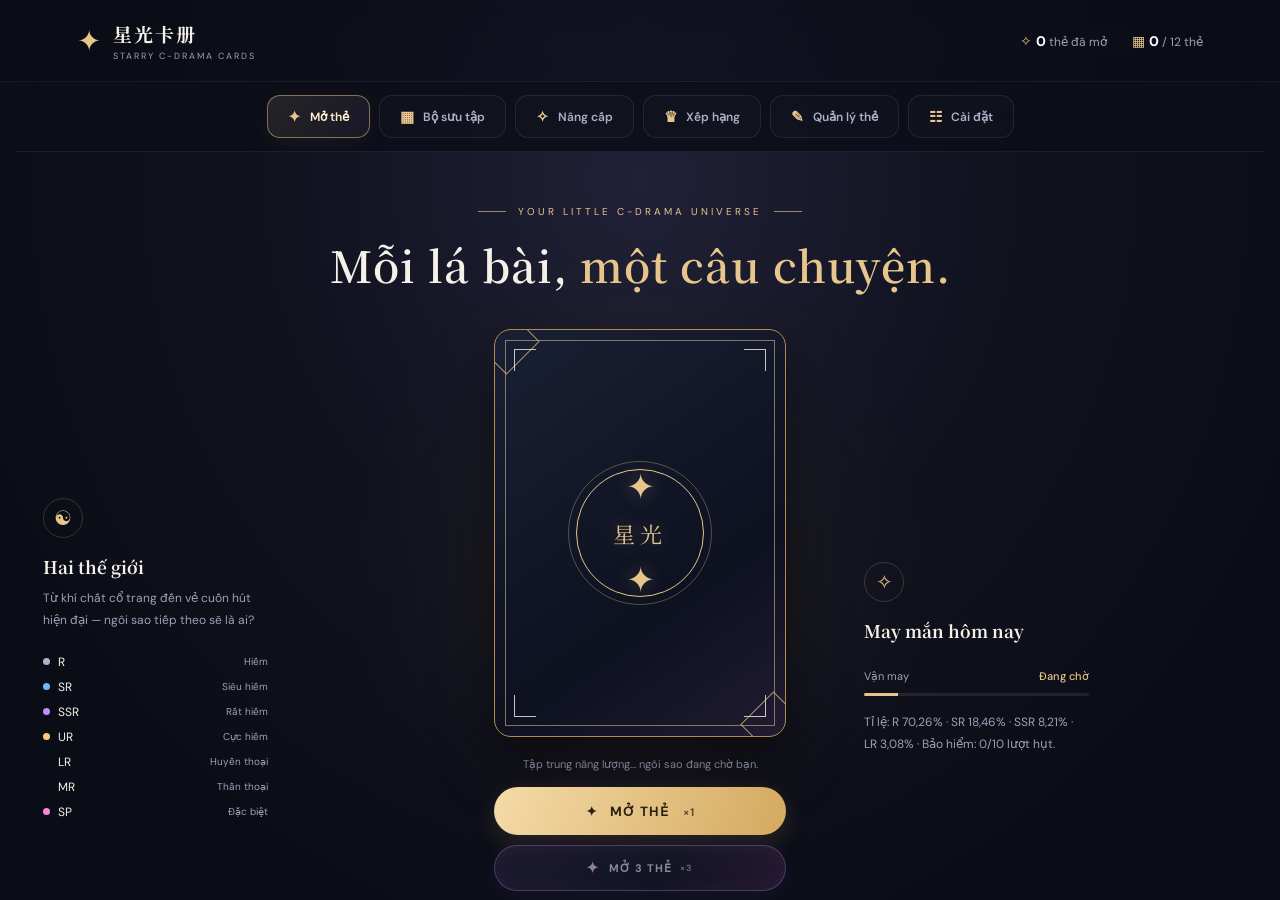
<file: index.html>
<!DOCTYPE html>
<html lang="vi">
<head>
  <meta charset="UTF-8" />
  <meta name="viewport" content="width=device-width, initial-scale=1.0, viewport-fit=cover" />
  <meta name="theme-color" content="#0b0d16" />
  <meta name="color-scheme" content="dark" />
  <title>Starry C-Drama Cards — V11.8.0</title>
  <link rel="preconnect" href="https://fonts.googleapis.com">
  <link rel="preconnect" href="https://fonts.gstatic.com" crossorigin>
  <link href="https://fonts.googleapis.com/css2?family=DM+Sans:wght@400;500;600;700&family=Noto+Serif+SC:wght@500;600;700&display=swap" rel="stylesheet">
  <link rel="icon" type="image/png" sizes="32x32" href="./favicon-32.png" />
  <link rel="icon" href="./favicon.ico" sizes="any" />
  <link rel="apple-touch-icon" sizes="180x180" href="./apple-touch-icon.png" />
  <link rel="manifest" href="./manifest.webmanifest" />
  <link rel="stylesheet" href="css/base.css" />
  <link rel="stylesheet" href="css/manager.css" />
  <link rel="stylesheet" href="css/detail.css" />
  <link rel="stylesheet" href="css/collection.css" />
  <link rel="stylesheet" href="css/screens.css" />
  <link rel="stylesheet" href="css/update-banner.css" />
  <link rel="stylesheet" href="css/viewport.css" />
  <link rel="stylesheet" href="css/rarity.css" />
  <link rel="stylesheet" href="css/summon.css" />
  <link rel="stylesheet" href="css/suggestions.css" />
  <link rel="stylesheet" href="css/leaderboard.css" />
  <link rel="stylesheet" href="css/collection-tools.css" />
  <link rel="stylesheet" href="css/upgrade.css" />
</head>
<body>
  <div class="ambient ambient-one"></div><div class="ambient ambient-two"></div>
  <header class="topbar">
    <a class="brand" href="#" aria-label="Starry C-Drama Cards trang chủ">
      <span class="brand-mark">✦</span><span><strong>星光卡册</strong><small>STARRY C-DRAMA CARDS</small></span>
    </a>
    <div class="top-stats">
      <span class="stat"><span>✧</span> <b id="totalOwned">0</b><small> thẻ đã mở</small></span>
      <span class="stat"><span>▦</span> <b id="uniqueOwned">0</b><small> / <span id="totalCards">12</span> thẻ</small></span>
    </div>
  </header>

  <a class="skip-link" href="#mainContent">Bỏ qua đến nội dung</a>
  <main id="mainContent">
    <nav class="main-nav" aria-label="Điều hướng chính">
      <button class="nav-tab active" type="button" data-page="open" aria-current="page"><span>✦</span> Mở thẻ</button>
      <button class="nav-tab" type="button" data-page="collection"><span>▦</span> Bộ sưu tập</button>
      <button class="nav-tab" type="button" data-page="upgrade"><span>✧</span> Nâng cấp</button>
      <button class="nav-tab" type="button" data-page="leaderboard"><span>♛</span> Xếp hạng</button>
      <button class="nav-tab" type="button" data-page="manager"><span>✎</span> Quản lý thẻ</button>
      <button class="nav-tab" type="button" data-page="info"><span>☷</span> Cài đặt</button>
    </nav>

    <section class="app-page active" id="page-open" data-app-page="open">
    <section class="hero">
      <p class="eyebrow"><span></span> YOUR LITTLE C-DRAMA UNIVERSE <span></span></p>
      <h1>Mỗi lá bài, <em>một câu chuyện.</em></h1>
      
    </section>

    <section class="gacha-layout">
      <aside class="side-note">
        <div class="note-icon">☯</div>
        <h3>Hai thế giới</h3>
        <p>Từ khí chất cổ trang đến vẻ cuốn hút hiện đại — ngôi sao tiếp theo sẽ là ai?</p>
        <div class="rarity-legend" id="rarityLegend" aria-label="Sáu bậc độ hiếm và một cấp đặc biệt"></div>
      </aside>

      <div class="stage">
        <div class="summon-kicker" id="summonKicker" hidden aria-live="polite">
          <span class="summon-kicker-sigil" aria-hidden="true">✧</span>
          <span class="summon-kicker-copy"><small>CELESTIAL SUMMON</small><strong>NGHI THỨC TRIỆU HỒI</strong></span>
          <span class="summon-kicker-count">×3</span>
        </div>
        <div class="stage-glow"></div>
        <div class="card-wrap" id="cardWrap">
          <div class="card card-back" id="cardBack" aria-label="Thẻ úp">
            <div class="back-border"><div class="back-seal">✦<small>星光</small>✦</div><div class="back-corner tl"></div><div class="back-corner tr"></div><div class="back-corner bl"></div><div class="back-corner br"></div></div>
          </div>
          <article class="card character-card hidden" id="characterCard">
            <div class="rarity-overlay" aria-hidden="true"></div>
            <div class="card-art" id="cardArt">
              <div class="art-orbit"></div><div class="art-symbol" id="artSymbol">❀</div>
              <div class="art-caption" id="artCaption">STARRY COLLECTION</div>
              <div class="portrait-initials" id="portraitInitials">肖战</div>
              <div class="art-subtitle">星光 · STARRY</div>
            </div>
            <div class="card-info">
              <div class="card-rarity" id="cardRarity">SSR · SUPER RARE</div>
              <h2 id="cardName">Tiêu Chiến</h2>
              <p class="chinese-name" id="cardChinese">肖战</p>
              <p class="card-movie" id="cardMovie">Bộ sưu tập chân dung</p>
              <div class="card-meta"><span id="cardGender">Nam</span><span id="cardStyle">Cổ trang</span></div></div>
            <div class="card-edge"></div>
          </article>
        </div>
        <p class="reveal-hint" id="revealHint">Tập trung năng lượng… ngôi sao đang chờ bạn.</p>
        <button class="text-btn skip-batch-btn" id="skipBatchBtn" type="button" hidden>» Bỏ qua hoạt ảnh</button>
        <div class="open-actions" aria-label="Chọn số lượng thẻ">
          <button class="primary-btn" id="openBtn" type="button"><span>✦</span> MỞ THẺ <small>×1</small></button>
          <button class="three-card-btn" id="openThreeBtn" type="button"><span aria-hidden="true">✦</span> MỞ 3 THẺ <small>×3</small></button>
        </div>
        <p class="draw-cooldown-status" id="drawCooldownStatus" role="status" aria-live="polite">Đang kiểm tra lượt mở…</p>
        <button class="text-btn" id="againBtn" hidden>↻ Mở thêm một thẻ</button>
        <p class="small-disclaimer">Ảnh mẫu: Wikimedia Commons · Ảnh riêng: Quản lý thẻ.</p>
      </div>

      <aside class="side-note right-note">
        <div class="note-icon">✧</div>
        <h3>May mắn hôm nay</h3>
        
        <div class="luck-meter"><div><span>Vận may</span><b id="luckLabel">Đang chờ</b></div><div class="meter-track"><span id="luckBar"></span></div></div>
        <p class="rarity-odds" id="rarityOdds" aria-live="polite"></p>
        
      </aside>
    </section>
      <section class="batch-reveal" id="batchReveal" hidden aria-live="polite" aria-label="Kết quả nghi thức triệu hồi ba thẻ">
        <div class="batch-experience-head">
          <div class="batch-experience-title">
            <p class="eyebrow left-eyebrow"><span aria-hidden="true">✦</span> CELESTIAL SUMMON <span aria-hidden="true">✦</span></p>
            <h2>Nghi thức <em>triệu hồi</em></h2>
            <p id="batchSummary" class="section-subtitle">Mười ngôi sao đang tìm đúng chủ nhân của mình.</p>
          </div>
          <button class="outline-btn batch-return-btn" id="batchCloseBtn" type="button">← Quay lại sảnh</button>
        </div>
        <div class="batch-spotlight" id="batchSpotlight" hidden>
          <div class="spotlight-art-wrap">
            <div class="spotlight-portal" aria-hidden="true"><i></i><i></i><i></i><span>✦</span></div>
            <div class="spotlight-art" id="batchSpotlightArt">
              <span class="spotlight-initials" id="batchSpotlightInitials">✦</span>
              <span class="spotlight-art-tier" id="batchSpotlightTier">SP</span>
              <span class="spotlight-art-foil" aria-hidden="true"></span>
              <span class="spotlight-art-corner tl" aria-hidden="true"></span><span class="spotlight-art-corner tr" aria-hidden="true"></span>
              <span class="spotlight-art-corner bl" aria-hidden="true"></span><span class="spotlight-art-corner br" aria-hidden="true"></span>
            </div>
          </div>
          <div class="spotlight-copy">
            <p class="spotlight-caption"><span aria-hidden="true">✧</span> THẺ CAO NHẤT LƯỢT NÀY</p>
            <p class="spotlight-rarity" id="batchSpotlightRarity">SP · SPECIAL</p>
            <h3 id="batchSpotlightName">Ngôi Sao Bí Ẩn</h3>
            <p class="spotlight-movie"><span>PHIM / BỘ SƯU TẬP</span><strong id="batchSpotlightMovie">Bộ sưu tập chân dung</strong></p><p class="spotlight-copy-state" id="batchSpotlightCopy">✦ Một phiên bản mới gia nhập bộ sưu tập!</p>
            <button class="batch-show-all-btn" id="batchShowAllBtn" type="button">Khám phá đủ 3 thẻ <span aria-hidden="true">↓</span></button>
            
          </div>
        </div>
        <div class="batch-summary-grid" id="batchSummaryStats" hidden>
          <article class="batch-summary-stat"><span class="summary-stat-icon new-icon" aria-hidden="true">✦</span><div><small>THẺ MỚI</small><strong id="batchNewCount">0</strong></div></article>
          <article class="batch-summary-stat"><span class="summary-stat-icon duplicate-icon" aria-hidden="true">↻</span><div><small>THẺ TRÙNG</small><strong id="batchDuplicateCount">0</strong></div></article>
        </div>
        <div class="batch-heading batch-results-heading" id="batchResultsHeading" hidden><div><p class="eyebrow left-eyebrow">YOUR NEW COLLECTION</p><h2>3 thẻ <em>vừa mở</em></h2></div><span class="batch-result-order">ĐÃ XẾP THEO ĐỘ HIẾM <b>↓</b></span></div>
        <div class="batch-grid" id="batchGrid" hidden></div>
        <div class="batch-footer-actions" id="batchFooterActions" hidden>
          <button class="batch-secondary-action" id="batchCollectionBtn" type="button">▦ Xem bộ sưu tập</button>
          <button class="batch-primary-action" id="batchAgainBtn" type="button">✦ Mở thêm ×3</button>
        </div>
      </section>
    </section>

    <section class="app-page" id="page-manager" data-app-page="manager" hidden>
    <section class="manage-section" id="manager">
      <div class="section-heading manage-heading">
        <div><p class="eyebrow left-eyebrow">YOUR PERSONAL CAST</p><h2>Quản lý <em>thẻ phim</em></h2></div>
        <button class="primary-btn manager-toggle" id="managerToggle" type="button">＋ Thêm thẻ</button>
      </div>
      <div class="manager-layout">
        <form class="character-form" id="characterForm" hidden>
          <div class="form-title-row"><h3 id="formTitle">Thêm thẻ mới</h3><button class="icon-text-btn" id="cancelEditBtn" type="button">Đóng ✕</button></div>
          <input id="characterId" type="hidden" />
          <div class="form-grid">
            <div class="form-field autocomplete-field"><label for="fieldName">Tên diễn viên *</label><div class="autocomplete-control"><input id="fieldName" maxlength="60" placeholder="Ví dụ: Điền Hi Vi" required aria-autocomplete="list" aria-controls="fieldNameSuggestions" aria-expanded="false" /><div class="field-suggestions" id="fieldNameSuggestions" role="listbox" aria-label="Tên diễn viên đã có" hidden></div></div><small class="field-suggestion-note" id="fieldNameSuggestionNote" aria-live="polite"></small></div>
            <label>Tên tiếng Trung<input id="fieldChinese" maxlength="30" placeholder="Ví dụ: 田曦薇" /></label>
            <div class="form-field autocomplete-field wide-field"><label for="fieldMovie">Tên phim / bộ sưu tập *</label><div class="autocomplete-control"><input id="fieldMovie" maxlength="100" placeholder="Ví dụ: Trục Ngọc" required aria-autocomplete="list" aria-controls="fieldMovieSuggestions" aria-expanded="false" /><div class="field-suggestions" id="fieldMovieSuggestions" role="listbox" aria-label="Phim và bộ sưu tập đã có" hidden></div></div><small class="field-suggestion-note" id="fieldMovieSuggestionNote" aria-live="polite"></small></div>
            <div class="form-field autocomplete-field"><label for="fieldRole">Vai diễn trong phim</label><div class="autocomplete-control"><input id="fieldRole" maxlength="80" placeholder="Ví dụ: Tạ Chinh" aria-autocomplete="list" aria-controls="fieldRoleSuggestions" aria-expanded="false" /><div class="field-suggestions" id="fieldRoleSuggestions" role="listbox" aria-label="Vai diễn đã có" hidden></div></div><small class="field-suggestion-note" id="fieldRoleSuggestionNote" aria-live="polite"></small></div>
            <label>Giới tính<select id="fieldGender"><option value="female">Nữ</option><option value="male">Nam</option><option value="other">Khác / nhóm</option></select></label>
            <label>Phong cách *<select id="fieldStyle" required><option value="">Chọn phong cách…</option><option>Cổ trang</option><option>Thanh xuân vườn trường</option><option>Công sở</option><option>Tiên hiệp</option><option>Dân quốc</option><option>Khác</option></select></label>
            <label>Độ hiếm<select id="fieldRarity" aria-label="Độ hiếm"></select></label><label class="wide-field">Ảnh đại diện của thẻ <span class="optional-label" id="imageRequiredLabel">(bắt buộc khi thêm)</span><input id="fieldPhoto" type="file" accept="image/*" /><small>Ảnh chỉ lưu trên thiết bị này.</small></label>
          </div>
          <div class="photo-preview-wrap"><div class="photo-preview" id="photoPreview"><span>Ảnh xem trước</span></div><p id="photoStatus">Chưa chọn ảnh.</p></div>
          <div class="form-actions"><button class="primary-btn" type="submit" id="saveCharacterBtn">Lưu nhân vật</button><button class="secondary-btn" type="button" id="clearFormBtn">Xóa nội dung form</button></div>
          
        </form>
        <div class="manager-content">
          <div class="manager-toolbar"><div><strong id="managerCount">12 thẻ</strong></div><div class="manager-tools"><input id="managerSearch" class="manager-search" type="search" placeholder="Tìm diễn viên / phim…" aria-label="Tìm thẻ trong danh sách" /><button class="outline-btn" id="exportBtn" type="button">↓ Sao lưu</button><button class="outline-btn" id="importBtn" type="button">↑ Khôi phục</button><input id="importFile" type="file" accept="application/json,.json" hidden /><button class="outline-btn" id="restoreDefaultsBtn" type="button">Khôi phục thẻ mẫu</button></div></div>

          <details class="bulk-import-panel" id="bulkImportPanel">
            <summary><span aria-hidden="true">⚡</span> Nhập hàng loạt từ CSV hoặc dán bảng <small>Tối đa 500 thẻ mỗi lần</small></summary>
            <div class="bulk-import-body">
              <p class="bulk-import-intro">Tối đa 500 thẻ/lần · Thẻ trùng được bỏ qua mặc định.</p>
              <div class="bulk-import-actions">
                <label class="outline-btn bulk-file-label" for="bulkImportFile">↑ Chọn tệp CSV / TSV</label>
                <input id="bulkImportFile" type="file" accept=".csv,.tsv,.txt,text/csv,text/tab-separated-values,text/plain" hidden />
                <button class="outline-btn" id="downloadBulkTemplateBtn" type="button">↓ Tải mẫu CSV</button>
              </div>
              <label class="bulk-import-text-label" for="bulkImportText">Hoặc dán bảng từ Excel / Google Sheets
                <textarea id="bulkImportText" rows="7" spellcheck="false" placeholder="Tên diễn viên,Tên phim,Vai diễn,Tên tiếng Trung,Giới tính,Phong cách,Độ hiếm,Ảnh URL&#10;Điền Hi Vi,Trục Ngọc,Tạ Chinh,田曦薇,Nữ,Cổ trang,SSR,https://…"></textarea>
                <small>Bắt buộc: Tên diễn viên, Tên phim · Hỗ trợ CSV/TSV · Ảnh URL tùy chọn.</small>
              </label>
              <div class="bulk-import-controls">
                <button class="primary-btn" id="analyzeBulkImportBtn" type="button">Kiểm tra dữ liệu</button>
                <label class="bulk-skip-duplicates"><input id="bulkSkipDuplicates" type="checkbox" checked /> Bỏ qua thẻ trùng thông tin</label>
                <button class="outline-btn" id="clearBulkImportBtn" type="button">Xóa nội dung</button>
              </div>
              <p class="bulk-import-status" id="bulkImportStatus" role="status" aria-live="polite">Chọn tệp hoặc dán bảng rồi kiểm tra.</p>
              <div class="bulk-import-preview" id="bulkImportPreview" hidden>
                <div class="bulk-preview-heading"><strong id="bulkPreviewSummary">Bản xem trước</strong><small>Dòng lỗi sẽ bị bỏ qua.</small></div>
                <div class="bulk-preview-table-wrap"><table class="bulk-preview-table"><thead><tr><th>Dòng</th><th>Diễn viên / phim</th><th>Kiểm tra</th></tr></thead><tbody id="bulkPreviewRows"></tbody></table></div>
                <div class="bulk-import-commit-row"><button class="primary-btn" id="commitBulkImportBtn" type="button" disabled>Nhập các thẻ hợp lệ</button><span id="bulkCommitHint">Chưa có dữ liệu sẵn sàng.</span></div>
              </div>
            </div>
          </details>
          <div class="manager-list" id="managerList"></div>
        </div>
      </div>
    </section>

    </section>

    <section class="app-page" id="page-collection" data-app-page="collection" hidden>
    <section class="collection-section" id="collection">
      <div class="section-heading">
        <div><p class="eyebrow left-eyebrow" id="collectionEyebrow">YOUR PERSONAL DRAMA LIBRARY</p><h2><span id="collectionTitlePrefix">Thư viện</span> <em id="collectionTitleEm">của tôi</em></h2></div>
        <button class="reset-btn" id="resetBtn" title="Xóa tiến độ sưu tầm">↻ <span>Đặt lại</span></button>
      </div>

      <div class="collection-overview" id="collectionOverview" aria-label="Tổng quan thư viện"></div>

      <div class="collection-mode-tabs" role="tablist" aria-label="Chế độ thư viện">
        <button class="collection-mode-tab active" type="button" role="tab" data-collection-mode="library" aria-selected="true"><span aria-hidden="true">▦</span> Thư viện của tôi</button>
        <button class="collection-mode-tab" type="button" role="tab" data-collection-mode="discover" aria-selected="false"><span aria-hidden="true">✧</span> Khám phá kho thẻ</button>
      </div>

      <div class="collection-tools collection-tools-v10 collection-search-only">
        <label class="collection-search-wrap" for="collectionSearch"><span aria-hidden="true">⌕</span><input id="collectionSearch" type="search" placeholder="Tìm phim, diễn viên, vai diễn…" autocomplete="off" aria-label="Tìm trong thư viện" /></label>
        <span class="collection-result-count" id="collectionResultCount" aria-live="polite">0 phim · 0 thẻ phù hợp</span>
      </div>

      <div class="empty-state" id="emptyState"><div>✧</div><h3>Thư viện còn trống</h3><p>Mở thẻ để bắt đầu.</p><button class="secondary-btn" id="emptyOpenBtn">Mở thẻ đầu tiên</button></div><div class="collection-sets" id="collectionSets"></div>
    </section>
    </section>


    <section class="app-page" id="page-upgrade" data-app-page="upgrade" hidden>
      <section class="upgrade-page-section">
        <div class="section-heading upgrade-page-heading">
          <div><p class="eyebrow left-eyebrow">STARRY FORGE · CARD ENHANCEMENT</p><h2>Nâng cấp <em>thẻ</em></h2></div>
        </div>
        <div class="upgrade-page-toolbar">
          <label class="upgrade-card-search-wrap" for="upgradeCardSearch"><span aria-hidden="true">⌕</span><input id="upgradeCardSearch" type="search" placeholder="Tìm thẻ theo tên, phim, độ hiếm…" autocomplete="off" aria-label="Tìm thẻ để nâng cấp" /></label>
          <span class="upgrade-card-count" id="upgradeCardCount">0 thẻ có thể nâng cấp</span>
        </div>
        <div class="upgrade-card-selector" id="upgradeCardSelector" aria-label="Chọn thẻ chính để nâng cấp"></div>
        <div class="upgrade-no-cards" id="upgradeNoCards" hidden><span>✧</span><h3>Chưa có thẻ nào trong bộ sưu tập</h3><p>Mở thẻ để bắt đầu.</p><button class="secondary-btn" id="upgradeOpenCardsBtn" type="button">Mở thẻ</button></div>
        <div class="upgrade-workbench" id="upgradeWorkbench" hidden>
          <div class="upgrade-workbench-heading"><div><p class="upgrade-eyebrow">CURRENTLY SELECTED</p><h3 id="upgradeSelectedCardTitle">Chọn một thẻ</h3><p id="upgradeSelectedCardMeta">Phim · độ hiếm · số lượng</p></div><span class="upgrade-workbench-mark" aria-hidden="true">✦</span></div>
          <div class="upgrade-animation-stage" id="upgradeAnimationStage" data-phase="idle" data-stars="1" aria-live="polite">
            <div class="upgrade-animation-orbit" aria-hidden="true"><i></i><i></i><i></i></div>
            <div class="ascension-card-preview star-level-1" id="upgradePreviewCard" aria-hidden="true">
              <img class="ascension-preview-photo" id="upgradePreviewPhoto" alt="" hidden />
              <span class="ascension-preview-initials" id="upgradePreviewInitials">星光</span>
              <span class="ascension-preview-foil star-level-1" id="upgradePreviewFoil"></span>
              <span class="ascension-preview-tier" id="upgradePreviewTier">★ 1/5</span>
              <span class="ascension-preview-stars" id="upgradePreviewStars">★</span>
            </div>
            <div class="upgrade-animation-sigil" id="upgradeAnimationSigil" aria-hidden="true">✧</div>
            <div class="upgrade-animation-copy"><strong id="upgradeAnimationTitle">Tinh quang đang chờ</strong><span id="upgradeAnimationMessage">Chọn thao tác nâng sao để bắt đầu nghi thức.</span></div>
            <span class="upgrade-animation-sparks" aria-hidden="true">✦ · ✧ · ✦</span>
          </div>
                  <section class="card-upgrade-panel" id="cardUpgradePanel" hidden aria-labelledby="cardUpgradeTitle">
          <div class="upgrade-panel-heading"><p class="upgrade-eyebrow">STARRY FORGE</p><h3 id="cardUpgradeTitle">Cường hóa thẻ</h3></div>
          <div class="upgrade-current-stats">
            <div class="upgrade-current-stat"><span>⭐ SAO</span><strong id="upgradeStarsDisplay">1★</strong></div>
            <div class="upgrade-current-stat"><span>✦ LEVEL</span><strong id="upgradeLevelDisplay">Lv.1</strong><small id="upgradeLevelExp">0 / 30 EXP</small><span class="upgrade-exp-track"><i id="upgradeExpFill"></i></span></div>
          </div>
          <section class="upgrade-subsection" aria-labelledby="upgradeStarTitle">
            <div class="upgrade-subsection-heading"><h4 id="upgradeStarTitle">⭐ Nâng sao</h4><span class="upgrade-pill">Có thể trượt</span></div>
            <p class="upgrade-description" id="upgradeStarRule">Mỗi lần thử có tỉ lệ cố định; phôi vẫn mất khi thất bại.</p>
            <button class="primary-btn upgrade-action-btn" id="upgradeStarBtn" type="button">Đập sao</button>
          </section>
          <section class="upgrade-subsection" aria-labelledby="upgradeLevelTitle">
            <div class="upgrade-subsection-heading"><h4 id="upgradeLevelTitle">⬆ Nâng level</h4><span class="upgrade-pill safe">Không trượt</span></div>
            
            <label class="upgrade-search-wrap" for="upgradeFodderSearch"><span aria-hidden="true">⌕</span><input id="upgradeFodderSearch" type="search" placeholder="Tìm thẻ làm phôi…" autocomplete="off" /></label>
            <div class="upgrade-fodder-list" id="upgradeFodderList" aria-label="Chọn thẻ làm phôi"></div>
            <div class="upgrade-level-footer"><div><small>EXP phôi đã chọn</small><strong id="upgradeSelectedExp">0 EXP</strong><span id="upgradeLevelSummary">Chọn thẻ làm phôi để tiếp tục.</span></div><button class="primary-btn upgrade-action-btn" id="upgradeLevelBtn" type="button" disabled>Nâng level</button></div>
          </section>
          
        </section>

        </div>

        <section class="effect-lab" id="effectLab" aria-labelledby="effectLabTitle">
          <div class="effect-lab-heading"><div>
            <p class="eyebrow left-eyebrow">CINEMATIC WORKSHOP · PREVIEW ONLY</p>
            <h3 id="effectLabTitle">Phòng thử <em>hiệu ứng</em></h3>
            
          </div><span class="effect-lab-stamp" aria-hidden="true">✦ LAB</span></div>
          <div class="effect-lab-controls">
            <label for="effectLabRarity">Độ hiếm triệu hồi
              <select id="effectLabRarity">
                <option value="R">R · Hiếm</option><option value="SR">SR · Siêu hiếm</option>
                <option value="SSR">SSR · Siêu hiếm</option><option value="SSR+">SSR+ · Siêu hiếm+</option>
                <option value="UR" selected>UR · Cực hiếm</option><option value="SP">SP · Đặc biệt</option>
              </select>
            </label>
            <label for="effectLabStars">Cấp sao muốn xem
              <select id="effectLabStars"><option value="2">2★</option><option value="3">3★</option><option value="4">4★</option><option value="5" selected>5★ · Tối đa</option></select>
            </label>
            <div class="effect-lab-actions">
              <button class="effect-lab-button primary" id="effectLabSummonBtn" type="button">✦ Thử triệu hồi</button>
              <button class="effect-lab-button secondary" id="effectLabUpgradeBtn" type="button">★ Thử nâng sao</button>
            </div>
          </div>
          <p class="effect-lab-status" id="effectLabStatus" role="status" aria-live="polite">Mô phỏng · Không tiêu hao vé hoặc thẻ.</p>
          <div class="stage effect-lab-stage" id="effectLabStage" data-lab-phase="idle" data-lab-stars="1" aria-label="Khu vực xem trước hoạt ảnh">
            <div class="stage-glow"></div><div class="card-wrap effect-lab-card-wrap">
              <div class="card card-back effect-lab-card-back" id="effectLabCardBack" aria-label="Mặt sau thẻ xem trước">
                <div class="back-border"><div class="back-seal">✦<small>星光</small>✦</div><div class="back-corner tl"></div><div class="back-corner tr"></div><div class="back-corner bl"></div><div class="back-corner br"></div></div>
              </div>
              <article class="card character-card effect-lab-character-card hidden" id="effectLabCharacterCard" aria-label="Thẻ xem trước hiệu ứng">
                <div class="rarity-overlay" aria-hidden="true"></div>
                <div class="card-art effect-lab-card-art" id="effectLabCardArt"><div class="art-orbit"></div><div class="art-symbol">✧</div><div class="art-caption">STARRY PREVIEW</div><div class="portrait-initials">星光</div><div class="art-subtitle">星光 · STARRY</div></div>
                <div class="card-info"><div class="card-rarity" id="effectLabTierLabel">UR · ULTRA RARE</div><h2 id="effectLabCardName">Thẻ xem thử</h2><p class="chinese-name">星光</p><p class="card-movie">Cinematic effect preview</p><div class="card-meta"><span>Mô phỏng</span><span>Không tiêu hao</span></div></div>
                <div class="card-edge"></div><span class="effect-lab-star-badge" id="effectLabStarBadge">★ 1/5</span>
              </article>
            </div><p class="reveal-hint effect-lab-hint" id="effectLabHint">Hiệu ứng sẽ xuất hiện tại đây.</p>
          </div>
        </section>
      </section>
    </section>

    <section class="app-page" id="page-leaderboard" data-app-page="leaderboard" hidden>
      <section class="leaderboard-section" id="leaderboard">
        <div class="section-heading leaderboard-page-heading">
          <div><p class="eyebrow left-eyebrow">STARRY STAR RANKING</p><h2>Bảng xếp hạng <em>ngôi sao</em></h2></div>
          <div class="leaderboard-total"><span>✦</span><strong id="leaderboardActorCount">0</strong><small id="leaderboardCountLabel">diễn viên</small></div>
        </div>
        <label class="leaderboard-search-wrap" for="leaderboardSearch"><span aria-hidden="true">⌕</span><input id="leaderboardSearch" type="search" placeholder="Tìm diễn viên…" autocomplete="off" aria-label="Tìm diễn viên trong bảng xếp hạng" /></label>
        <div class="leaderboard-controls">
          <div class="leaderboard-control-group" id="leaderboardGenderControls" role="group" aria-label="Phạm vi xếp hạng diễn viên">
            <button class="leaderboard-chip active" type="button" data-rank-gender="all" aria-pressed="true">✦ Tổng thể</button>
            <button class="leaderboard-chip" type="button" data-rank-gender="female" aria-pressed="false">✿ Diễn viên nữ</button>
            <button class="leaderboard-chip" type="button" data-rank-gender="male" aria-pressed="false">✧ Diễn viên nam</button>
          </div>
        </div>
        <div class="leaderboard-rules" id="leaderboardRules" aria-live="polite">Điểm diễn viên: 1 phim = P; từ 2 phim = P/N + N×hệ số. Điểm thẻ: R 3 · SR 5 · SSR 8 · SSR+ 11 · UR 15 · SP 20.</div>
        <div class="leaderboard-podium" id="leaderboardPodium" aria-label="Ba vị trí dẫn đầu"></div>
        <p class="leaderboard-band-label leaderboard-top-ten-label" id="leaderboardTopTenLabel" hidden>TOP 10 · HẠNG 4–10</p>
        <ol class="leaderboard-list" id="leaderboardList" aria-label="Bảng xếp hạng"></ol>
        <div class="leaderboard-empty" id="leaderboardEmpty" hidden>
          <span class="leaderboard-empty-star" aria-hidden="true">✧</span>
          <h3 id="leaderboardEmptyTitle">Chưa có đủ dữ liệu xếp hạng</h3>
          <p id="leaderboardEmptyText">Chưa có dữ liệu xếp hạng.</p>
          <button class="secondary-btn" id="leaderboardAddCardsBtn" type="button">＋ Thêm / cập nhật thẻ</button>
        </div>
      </section>
    </section>

    <section class="app-page" id="page-info" data-app-page="info" hidden>
      <section class="info-page-heading">
        <p class="eyebrow left-eyebrow">STARRY ARCHIVE</p>
        <h2>Cài đặt</h2>
        
      </section>
      <section class="info-card ui-preferences-card" aria-labelledby="uiPreferencesTitle">
        <span>08</span><h3 id="uiPreferencesTitle">Tùy chỉnh giao diện</h3>
        
        <div class="ui-preferences-controls">
          <label for="uiThemeSelect">Bảng màu</label>
          <select id="uiThemeSelect"><option value="classic">Tinh quang vàng</option><option value="rose">Hoa hồng</option><option value="ocean">Đại dương</option><option value="jade">Ngọc bích</option><option value="violet">Tím thiên hà</option></select>
          <label for="uiDensitySelect">Mật độ thẻ</label>
          <select id="uiDensitySelect"><option value="comfortable">Thoáng</option><option value="compact">Gọn</option></select>
          <div class="ui-preferences-actions"><button type="button" class="primary-btn" id="saveUiPrefsBtn">Lưu giao diện</button><button type="button" class="outline-btn" id="resetUiPrefsBtn">Đặt mặc định</button></div>
          <p class="ui-preferences-note" id="uiPreferencesNote" aria-live="polite"></p>
        </div>
      </section>
      <details class="credits-section">
    <summary>✦ Nguồn ảnh mẫu & giấy phép sử dụng</summary>
    
    <ul>
      <li><a href="https://commons.wikimedia.org/wiki/File:Xiao_Zhan_at_the_Weibo_Night_Ceremony_January_11_2020.jpg" target="_blank" rel="noopener">Tiêu Chiến — Xiao Zhan at the Weibo Night Ceremony</a> · Pobediti丨肖战 · <a href="https://creativecommons.org/licenses/by-sa/4.0/" target="_blank" rel="noopener">CC BY-SA 4.0</a>.</li>
      <li><a href="https://commons.wikimedia.org/wiki/File:王一博.jpg" target="_blank" rel="noopener">Vương Nhất Bác — ảnh gặp gỡ người hâm mộ</a> · Aco · <a href="https://creativecommons.org/licenses/by/2.5/" target="_blank" rel="noopener">CC BY 2.5</a>.</li>
      <li><a href="https://commons.wikimedia.org/wiki/File:Cheng_Yi_actor.jpg" target="_blank" rel="noopener">Thành Nghị — Cheng Yi actor</a> · Kiwiyi · <a href="https://creativecommons.org/licenses/by-sa/4.0/" target="_blank" rel="noopener">CC BY-SA 4.0</a>.</li>
      <li><a href="https://commons.wikimedia.org/wiki/File:GJ_Cannes.jpg" target="_blank" rel="noopener">Cung Tuấn — tại Liên hoan phim Cannes</a> · 99_开心果 · <a href="https://creativecommons.org/licenses/by/4.0/" target="_blank" rel="noopener">CC BY 4.0</a>.</li>
      <li><a href="https://commons.wikimedia.org/wiki/File:Dylan_Wang.jpg" target="_blank" rel="noopener">Vương Hạc Đệ — Weibo TV and Internet Video Summit 2024</a> · SR98·王鹤棣 · <a href="https://creativecommons.org/licenses/by/4.0/" target="_blank" rel="noopener">CC BY 4.0</a>.</li>
      <li><a href="https://commons.wikimedia.org/wiki/File:Yang_Yang_at_the_Bvlgari_Serpenti_75_Years_of_Infinite_Tales_exhibition_in_Shanghai_in_March_2023_(2).png" target="_blank" rel="noopener">Dương Dương — sự kiện Bulgari tại Thượng Hải</a> · Play大明星 · <a href="https://creativecommons.org/licenses/by/3.0/" target="_blank" rel="noopener">CC BY 3.0</a>.</li>
      <li><a href="https://commons.wikimedia.org/wiki/File:ZHAO_LUSI_(趙露思)_P1.jpg" target="_blank" rel="noopener">Triệu Lộ Tư — Zhao Lusi in 2023</a> · Play大明星 · <a href="https://creativecommons.org/licenses/by/3.0/" target="_blank" rel="noopener">CC BY 3.0</a>.</li>
      <li><a href="https://commons.wikimedia.org/wiki/File:Tian_Xiwei.jpg" target="_blank" rel="noopener">Điền Hi Vi — Tian Xiwei in 2024</a> · iQIYI Indonesia · <a href="https://creativecommons.org/licenses/by/3.0/" target="_blank" rel="noopener">CC BY 3.0</a>.</li>
      <li><a href="https://commons.wikimedia.org/wiki/File:Zanilia_Zhao_from_%22The_Unseen_Sister%22_at_Red_Carpet_of_the_Tokyo_International_Film_Festival_2024_(54578224190).jpg" target="_blank" rel="noopener">Triệu Lệ Dĩnh — Tokyo International Film Festival 2024</a> · Dick Thomas Johnson · <a href="https://creativecommons.org/licenses/by/2.0/" target="_blank" rel="noopener">CC BY 2.0</a>.</li>
      <li><a href="https://commons.wikimedia.org/wiki/File:Dilraba_Dilmurat.jpg" target="_blank" rel="noopener">Địch Lệ Nhiệt Ba — Dilraba Dilmurat</a> · PlayIn · <a href="https://creativecommons.org/licenses/by/3.0/" target="_blank" rel="noopener">CC BY 3.0</a>.</li>
      <li><a href="https://commons.wikimedia.org/wiki/File:Yang_Zi_at_Ryo_band_promotion,_Wuhan_of_China,_12_April_2019.jpg" target="_blank" rel="noopener">Dương Tử — sự kiện Ryo tại Vũ Hán</a> · Nascent·恆星 · <a href="https://creativecommons.org/licenses/by-sa/4.0/" target="_blank" rel="noopener">CC BY-SA 4.0</a>.</li>
      <li><a href="https://commons.wikimedia.org/wiki/File:Bai_Lu.jpg" target="_blank" rel="noopener">Bạch Lộc — phim Love is Sweet</a> · iQIYI Indonesia · <a href="https://creativecommons.org/licenses/by/3.0/" target="_blank" rel="noopener">CC BY 3.0</a>.</li>
    </ul>
    <p class="credits-note">Ảnh thuộc giấy phép riêng. Xem trang nguồn để biết điều kiện sử dụng.</p>
      </details>
    </section>
  </main>
  <footer><span>星光卡册 · STARRY C-DRAMA CARDS</span><span>Made for C-drama lovers <b>✦</b></span></footer>

  <dialog class="character-dialog" id="characterDetailDialog" aria-labelledby="detailName">
    <div class="detail-dialog-inner">
      <div class="detail-visual" id="detailVisual">
        <img id="detailPhoto" alt="" hidden />
        <span class="detail-star-art-overlay" id="detailStarArtOverlay" aria-hidden="true"></span>
        <span class="detail-initials" id="detailInitials">星光</span>
        <span class="detail-visual-label">STARRY · CHARACTER FILE</span>
      </div>
      <div class="detail-content">
        <button class="detail-close" id="detailCloseBtn" type="button" aria-label="Đóng chi tiết">✕</button>
        <p class="detail-eyebrow">HỒ SƠ PHIÊN BẢN THẺ</p>
        <p class="detail-rarity" id="detailRarity">SSR · SUPER RARE</p>
        <h2 id="detailName">Tên nhân vật</h2>
        <p class="detail-chinese" id="detailChinese"></p>
        <div class="detail-tags"><span id="detailGender"></span><span id="detailStyle"></span></div>
        <div class="detail-profile-navigation" aria-label="Đi đến hồ sơ liên quan">
          <button type="button" class="outline-btn" id="detailOpenMovieBtn">▣ Xem trang phim</button>
          <button type="button" class="outline-btn" id="detailOpenActorBtn">✦ Hồ sơ diễn viên</button>
        </div>
        <div class="detail-film-info"><p><span>Phim / bộ sưu tập</span><strong id="detailMovie"></strong></p><p><span>Vai diễn</span><strong id="detailRole"></strong></p></div><section class="detail-relations" id="detailRelations" aria-labelledby="detailRelationsTitle">
          <div class="detail-relations-intro"><p class="detail-relations-eyebrow">STARRY CONNECTIONS</p><h3 id="detailRelationsTitle">Mối liên kết</h3></div>
          <div class="detail-relation-groups" id="detailRelationGroups"></div>
        </section>
        <div class="detail-owned"><span>Đã sở hữu</span><strong id="detailCount">×1</strong></div>
        <button class="primary-btn detail-upgrade-btn" id="detailUpgradeBtn" type="button" hidden>✧ Nâng cấp thẻ này</button>
        <button class="primary-btn detail-favorite-btn" id="detailFavoriteBtn" type="button">♡ Thêm yêu thích</button>
        <button class="outline-btn danger-btn detail-delete-btn" id="detailDeleteBtn" type="button">⌫ Xóa thẻ vĩnh viễn</button>
        <p class="detail-hint" id="detailHint">Hồ sơ này được đồng bộ với thẻ trong bộ sưu tập của bạn.</p>
      </div>
    </div>
  </dialog>

  <dialog class="library-profile-dialog" id="libraryProfileDialog" aria-labelledby="libraryProfileTitle">
    <div class="library-profile-shell">
      <header class="library-profile-dialog-header">
        <button class="library-profile-back" id="libraryProfileBackBtn" type="button" hidden>← Quay lại hồ sơ thẻ</button>
        <span class="library-profile-kicker">STARRY · DRAMA LIBRARY</span>
        <button class="detail-close library-profile-close" id="libraryProfileCloseBtn" type="button" aria-label="Đóng trang thư viện">✕</button>
      </header>
      <div class="library-profile-content" id="libraryProfileContent"></div>
    </div>
  </dialog>

  <div class="toast" id="toast" role="status" aria-live="polite"></div>
  <script src="js/config.js"></script>
  <script src="data/characters.js"></script>
  <script src="js/state.js"></script>
  <script src="js/utils.js"></script>
  <script src="js/rarity.js"></script>
  <script src="js/gacha.js"></script>
  <script src="js/collection.js"></script>
  <script src="js/library.js"></script>
  <script src="js/upgrade.js"></script>
  <script src="js/detail.js"></script>
  <script src="js/leaderboard.js"></script>
  <script src="js/app.js"></script>
  <script src="js/storage.js"></script>
  <script src="js/manager.js"></script>
  <script src="js/bulk-import.js"></script>
  <script src="js/main.js"></script>
  <script src="js/pwa.js"></script>
</body>
</html>
</file>
<file: css/base.css>
/* base.css — Base: biến màu, bố cục trang, sân khấu mở thẻ, thẻ có ảnh và hiệu ứng độ hiếm V2. Thứ tự nạp các tệp CSS trong index.html là thứ tự cascade, đừng đảo. */
:root{--bg:#0c0e18;--panel:#141725;--text:#f5f0e8;--muted:#9da1b7;--gold:#e7c58c;--line:rgba(224,199,150,.2);--blue:#77b5ff;--pink:#f19ac7;--serif:"Noto Serif SC",Georgia,serif;--sans:"DM Sans",Arial,sans-serif}
*{box-sizing:border-box}html{scroll-behavior:smooth}body{margin:0;background:radial-gradient(ellipse at 50% 20%,#202137 0,#10121e 40%,#0b0d16 78%);color:var(--text);font-family:var(--sans);min-height:100vh;overflow-x:hidden}.ambient{position:fixed;pointer-events:none;z-index:-1;border-radius:50%;filter:blur(80px);opacity:.12}.ambient-one{width:360px;height:360px;background:#d5a45c;top:100px;left:-180px}.ambient-two{width:440px;height:440px;background:#6e6ac8;right:-220px;top:450px}
.topbar{height:82px;display:flex;align-items:center;justify-content:space-between;padding:0 clamp(20px,6vw,90px);border-bottom:1px solid rgba(255,255,255,.06);background:rgba(10,12,21,.55);backdrop-filter:blur(14px)}.brand{display:flex;gap:12px;align-items:center;color:inherit;text-decoration:none}.brand-mark{font-size:29px;color:var(--gold)}.brand strong{display:block;font-family:var(--serif);font-size:19px;letter-spacing:2px}.brand small{display:block;font-size:9px;letter-spacing:2px;color:var(--muted);margin-top:3px}.top-stats{display:flex;gap:25px}.stat{font-size:14px;color:var(--gold)}.stat b{color:#fff}.stat small{color:var(--muted);font-size:12px}
main{max-width:1250px;margin:auto;padding:0 28px}.hero{text-align:center;padding:45px 0 22px}.eyebrow{font-size:10px;letter-spacing:3px;color:var(--gold);display:flex;align-items:center;justify-content:center;gap:12px;margin:0 0 16px}.eyebrow span{width:28px;height:1px;background:var(--gold);opacity:.65}h1,h2,h3,p{margin-top:0}h1{font-family:var(--serif);font-size:clamp(29px,4vw,43px);font-weight:600;letter-spacing:1px;margin-bottom:12px}h1 em,h2 em{font-style:normal;color:var(--gold)}.intro{color:var(--muted);font-size:14px;margin:0}
.gacha-layout{display:grid;grid-template-columns:minmax(170px,1fr) minmax(280px,390px) minmax(170px,1fr);gap:24px;align-items:center;min-height:555px;padding-bottom:48px}.side-note{align-self:center;padding:20px 5px 20px 0;max-width:230px}.right-note{padding-left:5px;padding-right:0}.note-icon{width:40px;height:40px;border:1px solid var(--line);border-radius:50%;display:grid;place-items:center;color:var(--gold);font-size:20px;margin-bottom:16px}.side-note h3{font-family:var(--serif);font-size:17px;margin-bottom:9px}.side-note>p{font-size:12px;line-height:1.8;color:var(--muted);max-width:220px}.rarity-legend{display:grid;gap:12px;margin-top:22px}.rarity-legend>span{display:flex;align-items:center;gap:8px;font-size:12px}.rarity-legend small{color:var(--muted);margin-left:auto;font-size:10px}.dot{width:7px;height:7px;border-radius:50%;display:inline-block}.dot.r{background:#a9b6c9}.dot.sr{background:#6baeff}.dot.ssr{background:#c18aff}.dot.ur{background:#ffcb72}
.stage{position:relative;display:flex;flex-direction:column;align-items:center;min-width:0}.stage-glow{position:absolute;width:290px;height:370px;top:55px;border-radius:50%;background:#d9ac6c;filter:blur(95px);opacity:.13;pointer-events:none}.card-wrap{width:min(100%,292px);height:408px;perspective:1000px;position:relative;z-index:1}.card{width:100%;height:100%;border-radius:17px;overflow:hidden;position:absolute;inset:0;box-shadow:0 25px 60px #0007;backface-visibility:hidden}.card-back{background:linear-gradient(145deg,#1a2034,#0d1120 65%,#211b31);border:1px solid #b38b4e;display:grid;place-items:center;transition:transform .8s cubic-bezier(.2,.8,.2,1),opacity .4s}.back-border{position:absolute;inset:10px;border:1px solid rgba(231,197,140,.55);display:grid;place-items:center}.back-border:before,.back-border:after{content:"";position:absolute;width:45px;height:45px;border:1px solid var(--gold);transform:rotate(45deg);opacity:.7}.back-border:before{top:-23px;left:-23px}.back-border:after{bottom:-23px;right:-23px}.back-seal{width:128px;height:128px;border:1px solid var(--gold);outline:1px solid #e7c58c55;outline-offset:7px;border-radius:50%;display:flex;flex-direction:column;align-items:center;justify-content:center;color:var(--gold);font-size:35px;text-shadow:0 0 20px #e7c58c55}.back-seal small{font-family:var(--serif);font-size:22px;margin:8px 0;letter-spacing:5px}.back-corner{position:absolute;width:22px;height:22px;border-color:var(--gold);opacity:.8}.back-corner.tl{top:8px;left:8px;border-top:1px solid;border-left:1px solid}.back-corner.tr{top:8px;right:8px;border-top:1px solid;border-right:1px solid}.back-corner.bl{bottom:8px;left:8px;border-bottom:1px solid;border-left:1px solid}.back-corner.br{bottom:8px;right:8px;border-bottom:1px solid;border-right:1px solid}
.character-card{display:flex;flex-direction:column;background:#151927;border:1px solid var(--gold);opacity:1;transform:rotateY(0);animation:reveal .75s cubic-bezier(.18,.75,.22,1) both}.character-card.hidden{display:none}.card-back.hidden{display:none}@keyframes reveal{0%{opacity:0;transform:rotateY(90deg) scale(.92)}65%{transform:rotateY(-8deg) scale(1.02)}100%{opacity:1;transform:rotateY(0) scale(1)}}.card-art{flex:0 0 62%;height:auto;min-height:0;position:relative;overflow:hidden;display:flex;align-items:center;justify-content:center;background:radial-gradient(circle at 50% 42%,var(--accent,#d8ae73) 0,transparent 35%),linear-gradient(145deg,var(--art1,#30354e),var(--art2,#111626));border-bottom:1px solid #ffffff20}.card-art:before{content:"";position:absolute;inset:12px;border:1px solid #ffffff58;z-index:1;pointer-events:none}.card-art:after{content:"";position:absolute;width:180px;height:180px;border:1px solid #ffffff28;border-radius:50%;top:25px;left:calc(50% - 90px);box-shadow:0 0 0 12px #ffffff08,0 0 0 28px #ffffff05}.art-orbit{position:absolute;width:200px;height:100px;border:1px solid #ffffff30;border-radius:50%;transform:rotate(-35deg);top:52px}.art-symbol{position:absolute;top:48px;right:38px;color:#fff9;font-size:25px;z-index:2}.portrait-initials{font-family:var(--serif);font-size:74px;letter-spacing:8px;color:#fff9;text-shadow:0 5px 35px #0009;z-index:2;writing-mode:vertical-rl;max-height:170px}.art-caption{position:absolute;top:24px;left:24px;font-size:7px;letter-spacing:2px;color:#fff9;z-index:2;writing-mode:vertical-rl}.art-subtitle{position:absolute;bottom:24px;left:24px;font-size:8px;letter-spacing:3px;color:#fff9;z-index:2}.card-info{flex:1 1 auto;min-height:0;padding:11px 16px 9px;position:relative}.card-rarity{font-size:9px;letter-spacing:2px;color:var(--rarity,#d8ae73);font-weight:700}.card-info h2{font-family:var(--serif);font-size:22px;line-height:1.2;margin:5px 0 2px}.chinese-name{font-family:var(--serif);font-size:11px;color:var(--muted);margin-bottom:10px}.card-meta{display:flex;gap:6px}.card-meta span{border:1px solid #ffffff24;border-radius:20px;padding:4px 8px;font-size:9px;color:#ddd}.card-quote{font-size:10px;color:#b9bbca;margin:7px 0 0;font-style:italic;line-height:1.35;display:-webkit-box;-webkit-line-clamp:2;-webkit-box-orient:vertical;overflow:hidden}.card-edge{height:3px;background:var(--rarity,#d8ae73)}.reveal-hint{font-size:11px;color:var(--muted);margin:20px 0 16px;text-align:center;min-height:14px}.primary-btn{border:0;border-radius:30px;background:linear-gradient(110deg,#f4dba8,#d5a95f);color:#292012;font-family:var(--sans);font-weight:700;letter-spacing:1px;padding:15px 31px;min-width:220px;cursor:pointer;box-shadow:0 7px 25px #d8ae7325;transition:transform .2s,box-shadow .2s}.primary-btn:hover{transform:translateY(-2px);box-shadow:0 10px 30px #d8ae7340}.primary-btn:disabled{opacity:.55;cursor:wait}.primary-btn span{margin-right:8px}.primary-btn small{margin-left:10px;opacity:.7}.text-btn{display:block;background:none;border:0;color:var(--gold);margin-top:12px;cursor:pointer;font:inherit;font-size:12px}.small-disclaimer{font-size:9px;color:#777b91;margin:14px 0 0;text-align:center}.luck-meter{margin-top:26px}.luck-meter>div:first-child{display:flex;justify-content:space-between;font-size:11px;color:var(--muted);margin-bottom:10px}.luck-meter b{color:var(--gold);font-weight:500}.meter-track{height:3px;background:#ffffff16;border-radius:3px;overflow:hidden}.meter-track span{display:block;height:100%;width:15%;background:var(--gold);transition:width .5s}.tip{font-size:11px;line-height:1.8;color:var(--muted);border-top:1px solid var(--line);padding-top:18px;margin-top:25px}.tip:first-letter{color:var(--gold)}.tip span{color:var(--gold)}
.collection-section{border-top:1px solid var(--line);padding:44px 0 70px}.section-heading{display:flex;justify-content:space-between;align-items:center}.left-eyebrow{justify-content:flex-start;margin-bottom:8px}.section-heading h2{font-family:var(--serif);font-size:27px;margin-bottom:7px}.section-subtitle{font-size:12px;color:var(--muted);margin:0}.reset-btn{background:transparent;border:1px solid #ffffff22;color:var(--muted);border-radius:20px;padding:8px 13px;cursor:pointer;font:inherit;font-size:11px}.reset-btn:hover{border-color:#dba9a9;color:#e9aaaa}.filters{display:flex;gap:8px;margin:26px 0 20px;flex-wrap:wrap}.filter{background:#ffffff06;border:1px solid #ffffff12;color:var(--muted);border-radius:22px;padding:8px 14px;font:inherit;font-size:11px;cursor:pointer}.filter.active{background:#e7c58c16;color:var(--gold);border-color:#e7c58c55}.filter span{margin-left:7px;opacity:.7}.collection-grid{display:grid;grid-template-columns:repeat(4,minmax(0,1fr));gap:15px}.mini-card{position:relative;min-height:190px;border:1px solid #ffffff19;border-radius:12px;overflow:hidden;background:linear-gradient(150deg,var(--art1,#292f46),#111522 75%);transition:transform .2s,border-color .2s}.mini-card:hover{transform:translateY(-3px);border-color:var(--rarity,#e7c58c)}.mini-art{height:105px;display:grid;place-items:center;position:relative;border-bottom:1px solid #ffffff18;background:radial-gradient(circle at center,var(--accent,#a1a8c9),transparent 62%)}.mini-art:before{content:"";position:absolute;width:78px;height:78px;border:1px solid #ffffff38;border-radius:50%;box-shadow:0 0 0 8px #ffffff08}.mini-art strong{font-family:var(--serif);font-size:28px;color:#ffffffd9;letter-spacing:3px;z-index:1}.mini-info{padding:10px 12px 12px}.mini-rarity{font-size:8px;letter-spacing:1px;color:var(--rarity,#e7c58c)}.mini-info h3{font-family:var(--serif);font-size:14px;margin:5px 0 2px}.mini-info p{font-size:10px;color:var(--muted);margin:0}.mini-count{position:absolute;right:9px;top:9px;background:#0b0d16c9;border:1px solid #ffffff20;border-radius:12px;padding:3px 7px;font-size:9px}.favorite-btn{position:absolute;right:9px;bottom:9px;border:1px solid #ffffff25;background:#0b0d16bb;color:#fff;border-radius:50%;width:27px;height:27px;cursor:pointer}.favorite-btn.active{color:#ff9ac5;border-color:#ff9ac5}.empty-state{text-align:center;border:1px dashed #ffffff20;border-radius:16px;padding:38px 20px;color:var(--muted)}.empty-state>div{font-size:34px;color:var(--gold);margin-bottom:10px}.empty-state h3{font-family:var(--serif);color:var(--text);margin-bottom:8px}.empty-state p{font-size:12px}.secondary-btn{background:transparent;border:1px solid var(--gold);border-radius:20px;color:var(--gold);padding:9px 17px;cursor:pointer;font:inherit;font-size:11px}
footer{border-top:1px solid #ffffff0d;padding:23px clamp(20px,6vw,90px);display:flex;justify-content:space-between;color:#777b91;font-size:9px;letter-spacing:1px}footer b{color:var(--gold)}.toast{position:fixed;left:50%;bottom:25px;transform:translate(-50%,20px);opacity:0;pointer-events:none;background:#242638;border:1px solid var(--line);border-radius:25px;padding:12px 20px;color:var(--text);font-size:12px;box-shadow:0 10px 40px #0006;transition:.3s;z-index:10;white-space:nowrap}.toast.show{opacity:1;transform:translate(-50%,0)}
@media(max-width:850px){.gacha-layout{grid-template-columns:1fr minmax(260px,320px) 1fr;gap:12px}.side-note{font-size:12px}.rarity-legend small{display:none}.card-wrap{height:390px}.collection-grid{grid-template-columns:repeat(3,minmax(0,1fr))}}
@media(max-width:650px){.topbar{height:70px;padding:0 17px}.brand strong{font-size:16px}.brand small{font-size:7px}.top-stats{gap:10px}.stat small{display:none}.stat{font-size:12px}main{padding:0 17px}.hero{padding-top:34px}.gacha-layout{grid-template-columns:1fr;gap:0;padding-bottom:35px}.stage{grid-row:1}.side-note{display:none}.card-wrap{width:270px;height:380px}.collection-section{padding-top:32px}.section-heading h2{font-size:23px}.section-subtitle{max-width:240px;line-height:1.6}.collection-grid{grid-template-columns:repeat(2,minmax(0,1fr));gap:10px}.mini-card{min-height:180px}.mini-art{height:95px}.reset-btn{padding:8px 10px}.reset-btn span{display:none}footer{gap:15px;line-height:1.6}footer span:last-child{text-align:right}}
@media(prefers-reduced-motion:reduce){*,*:before,*:after{animation-duration:.01ms!important;transition-duration:.01ms!important;scroll-behavior:auto!important}}

/* V2: photo-enabled cards and rarity effects */
.actor-photo{position:absolute;inset:0;width:100%;height:100%;object-fit:cover;object-position:center 25%;z-index:0;filter:saturate(.92);}
.card-art.has-photo{background:#171827;}
.card-art.has-photo:before{z-index:2;border-color:#ffffff82;box-shadow:inset 0 0 35px #0b0d1677;}
.card-art.has-photo:after{z-index:1;border-color:#ffffff20;box-shadow:0 0 0 12px #ffffff05,0 0 0 28px #ffffff04;}
.card-art.has-photo .portrait-initials{display:none;}
.card-art.has-photo .art-caption,.card-art.has-photo .art-subtitle,.card-art.has-photo .art-symbol{z-index:3;text-shadow:0 2px 8px #000b;}
.character-card{isolation:isolate;}
.character-card.rarity-ssr{box-shadow:0 0 0 1px #c18aff70,0 0 22px #a56bff55,0 25px 60px #0009;}
.character-card.rarity-ur{border-color:#ffcf7c;box-shadow:0 0 0 1px #ffcf7c88,0 0 22px #ffca7566,0 0 54px #ffca753d,0 25px 60px #0009;}
.character-card.rarity-ssr:after,.character-card.rarity-ur:after{content:"";position:absolute;inset:0;z-index:5;pointer-events:none;background:linear-gradient(115deg,transparent 15%,rgba(255,255,255,0) 34%,rgba(255,255,255,.26) 46%,rgba(255,255,255,0) 58%,transparent 75%);transform:translateX(-130%);animation:rare-shimmer 1.8s ease-out .45s 1;}
.character-card.rarity-ur:after{background:linear-gradient(115deg,transparent 15%,rgba(255,218,151,0) 32%,rgba(255,223,155,.42) 46%,rgba(255,255,255,.12) 52%,transparent 68%);animation-duration:2.2s;}
@keyframes rare-shimmer{0%{transform:translateX(-130%)}100%{transform:translateX(130%)}}
.stage:has(.character-card.rarity-ssr:not(.hidden)) .stage-glow{opacity:.27;background:#b481ff;}
.stage:has(.character-card.rarity-ur:not(.hidden)) .stage-glow{opacity:.35;background:#ffcf7c;}
.mini-photo{position:absolute;inset:0;width:100%;height:100%;object-fit:cover;object-position:center 25%;z-index:0;filter:saturate(.92);}
.mini-art.has-photo:before{z-index:1;}
.mini-art.has-photo strong{display:none;}
.credits-section{margin:0 0 24px;border:1px solid #ffffff14;background:#ffffff04;border-radius:12px;padding:13px 16px;color:var(--muted);font-size:11px;line-height:1.8;}
.credits-section summary{cursor:pointer;color:var(--gold);font-weight:600;letter-spacing:.3px;}
.credits-section p{margin:10px 0;}
.credits-section ul{margin:8px 0;padding-left:19px;}
.credits-section a{color:#d8c4a3;text-decoration:none;border-bottom:1px solid #d8c4a344;}
.credits-section a:hover{color:#fff;}
.credits-note{font-size:10px;color:#878ba1;}
@media(max-width:650px){.credits-section{font-size:10px;padding:12px;}}


/* V10.8 — personalizable accent palettes and card density */
body[data-ui-theme="rose"]{--gold:#f0a7c6;--line:rgba(240,167,198,.24);--blue:#b9a0ff;--pink:#f0a7c6}
body[data-ui-theme="ocean"]{--gold:#8dd7ff;--line:rgba(141,215,255,.24);--blue:#8dd7ff;--pink:#9bb8ff}
body[data-ui-theme="jade"]{--gold:#a8e0bd;--line:rgba(168,224,189,.24);--blue:#84d8d2;--pink:#a8e0bd}
body[data-ui-theme="violet"]{--gold:#c5a4ff;--line:rgba(197,164,255,.25);--blue:#91b8ff;--pink:#e2a8ff}
body[data-card-density="compact"] .collection-grid{gap:8px}
body[data-card-density="compact"] .mini-info{padding-top:8px;padding-bottom:8px}
body[data-card-density="compact"] .mini-info h3{font-size:clamp(10px,1vw,12px)}
body[data-card-density="compact"] .mini-info p{font-size:9px}
.skip-link{position:fixed;top:8px;left:8px;z-index:2000;padding:10px 14px;transform:translateY(-150%);border:1px solid var(--gold);border-radius:8px;background:var(--panel);color:var(--text);font-size:12px}
.skip-link:focus{transform:translateY(0);outline:2px solid var(--gold);outline-offset:2px}
button:focus-visible,a:focus-visible,select:focus-visible,input:focus-visible,textarea:focus-visible{outline:2px solid var(--gold);outline-offset:2px}
.ui-preferences-card{grid-column:1/-1;max-width:none}
.ui-preferences-controls{display:grid;grid-template-columns:minmax(100px,160px) minmax(140px,1fr);gap:10px 13px;align-items:center;margin-top:14px}
.ui-preferences-controls>label{color:var(--muted);font-size:11px}
.ui-preferences-controls>select{width:100%;min-height:38px;padding:8px 10px;border:1px solid #ffffff20;border-radius:8px;background:#0c0f1a;color:var(--text);font:inherit;font-size:12px}
.ui-preferences-actions{grid-column:1/-1;display:flex;gap:8px;flex-wrap:wrap}
.ui-preferences-actions button{min-height:38px;padding:9px 13px;font-size:11px}
.ui-preferences-note{grid-column:1/-1;margin:0;color:var(--muted);font-size:10px}
@media(max-width:600px){.ui-preferences-controls{grid-template-columns:1fr;gap:6px}.ui-preferences-actions{display:grid;grid-template-columns:1fr 1fr}}
@media(prefers-reduced-motion:reduce){html{scroll-behavior:auto!important}*,*::before,*::after{animation-duration:.01ms!important;animation-iteration-count:1!important;transition-duration:.01ms!important;scroll-behavior:auto!important}}
</file>
<file: css/manager.css>
/* manager.css — Quản lý thẻ: form, danh sách. Thứ tự nạp các tệp CSS trong index.html là thứ tự cascade, đừng đảo. */
/* V4 — character manager */
.manage-section{border-top:1px solid var(--line);padding:42px 0 56px;}
.manage-heading{gap:20px;align-items:center;margin-bottom:24px;}
.manager-toggle{min-width:0;white-space:nowrap;padding:12px 20px;font-size:11px;}
.manager-layout{display:grid;grid-template-columns:minmax(0, .88fr) minmax(0,1.12fr);gap:20px;align-items:start;}
.character-form,.manager-content{border:1px solid var(--line);background:linear-gradient(145deg,#ffffff07,#ffffff02);border-radius:15px;padding:18px;min-width:0;}
.character-form[hidden]{display:none;}
.form-title-row{display:flex;justify-content:space-between;align-items:center;gap:12px;margin-bottom:17px;}
.form-title-row h3{font-family:var(--serif);font-size:19px;margin:0;}
.icon-text-btn{background:none;border:0;color:var(--muted);font:inherit;font-size:11px;cursor:pointer;padding:7px;}
.form-grid{display:grid;grid-template-columns:repeat(2,minmax(0,1fr));gap:13px;}
.form-grid label{display:flex;flex-direction:column;gap:7px;font-size:11px;color:#d4d5df;min-width:0;}
.form-grid input,.form-grid select{width:100%;min-width:0;background:#0e101b;border:1px solid #ffffff20;border-radius:8px;color:var(--text);padding:10px 11px;font:inherit;font-size:12px;outline:none;}
.form-grid input:focus,.form-grid select:focus{border-color:#e7c58c88;box-shadow:0 0 0 2px #e7c58c12;}
.form-grid input[type=file]{font-size:10px;padding:9px;}
.form-grid input[type=file]::file-selector-button{border:1px solid #ffffff25;border-radius:5px;background:#ffffff0d;color:#e5e5ed;padding:6px 9px;margin-right:8px;cursor:pointer;}
.form-grid small{font-size:10px;line-height:1.6;color:var(--muted);font-weight:400;}
.wide-field{grid-column:1/-1;}
.optional-label{color:var(--muted);font-weight:400;}
.photo-preview-wrap{display:flex;gap:12px;align-items:center;margin:15px 0 7px;padding:10px;background:#00000018;border:1px solid #ffffff0b;border-radius:10px;}
.photo-preview{width:76px;height:92px;border:1px solid #ffffff25;border-radius:7px;overflow:hidden;display:grid;place-items:center;flex-shrink:0;background:radial-gradient(circle,#44415b,#151725);font-size:10px;text-align:center;color:var(--muted);}
.photo-preview img{width:100%;height:100%;object-fit:cover;}
.photo-preview-wrap p{font-size:10px;color:var(--muted);line-height:1.7;margin:0;}
.form-actions{display:flex;gap:10px;flex-wrap:wrap;margin-top:15px;}
.form-actions .primary-btn{min-width:150px;padding:12px 17px;font-size:11px;}
.form-actions .secondary-btn{font-size:11px;}
.form-footnote{font-size:10px;color:#82869b;line-height:1.7;margin:13px 0 0;}
.manager-toolbar{display:flex;justify-content:space-between;align-items:center;gap:12px;margin-bottom:14px;}
.manager-toolbar>div:first-child{display:flex;flex-direction:column;gap:5px;}
.manager-toolbar strong{font-size:12px;color:var(--text);}
.manager-toolbar small{font-size:10px;color:var(--muted);line-height:1.5;}
.manager-tools{display:flex;gap:6px;flex-wrap:wrap;justify-content:flex-end;}
.outline-btn{background:#ffffff05;border:1px solid #ffffff20;border-radius:18px;color:#cfd0dc;padding:8px 11px;cursor:pointer;font:inherit;font-size:10px;white-space:nowrap;}
.outline-btn:hover{border-color:#e7c58c7a;color:var(--gold);}
.compact-btn{padding:7px 9px;font-size:10px;}
.danger-btn:hover{border-color:#d98b9e;color:#f1a2b4;}
.manager-list{display:flex;flex-direction:column;gap:8px;max-height:650px;overflow:auto;padding-right:3px;}
.manager-item{display:grid;grid-template-columns:48px minmax(0,1fr) auto;gap:10px;align-items:center;padding:8px;border:1px solid #ffffff12;border-radius:10px;background:#ffffff03;min-width:0;}
.manager-item.is-hidden{opacity:.58;}
.manager-thumb{width:48px;height:55px;border-radius:6px;overflow:hidden;background:radial-gradient(circle,#4b4665,#151725);display:grid;place-items:center;color:#ffffffbd;font-family:var(--serif);font-size:15px;}
.manager-thumb img{width:100%;height:100%;object-fit:cover;}
.manager-item-detail{display:flex;flex-direction:column;gap:4px;min-width:0;}
.manager-item-detail strong{font-size:12px;overflow:hidden;text-overflow:ellipsis;white-space:nowrap;}
.manager-item-detail small{font-size:9px;color:var(--muted);overflow:hidden;text-overflow:ellipsis;white-space:nowrap;}
.manager-status{font-size:9px;color:#c5b18a;}
.is-hidden .manager-status{color:#f0a2b5;}
.manager-item-actions{display:flex;gap:5px;align-items:center;flex-wrap:wrap;justify-content:flex-end;}
@media(max-width:1000px){.manager-layout{grid-template-columns:1fr;}.manager-list{max-height:620px;}.manager-item{grid-template-columns:48px minmax(0,1fr) auto;}}
@media(max-width:650px){.manage-section{padding:32px 0 40px;}.manage-heading{align-items:flex-start;flex-direction:column;}.manager-toggle{width:100%;}.manager-layout{gap:12px;}.character-form,.manager-content{padding:13px;}.form-grid{gap:10px;}.manager-toolbar{align-items:flex-start;flex-direction:column;}.manager-tools{justify-content:flex-start;}.manager-item{grid-template-columns:42px minmax(0,1fr);gap:8px;}.manager-thumb{width:42px;height:50px;}.manager-item-actions{grid-column:2;justify-content:flex-start;}.manager-item-actions .compact-btn{padding:6px 9px;}.manager-item-detail small{white-space:normal;line-height:1.5;}}


/* V10.0C — shared movie metadata editor and movie-poster management */
.movie-metadata-section{border-top:1px solid var(--line);padding-top:34px}
.movie-metadata-header-count{display:inline-flex;align-items:center;justify-content:center;white-space:nowrap;padding:8px 12px;border:1px solid #e7c58c40;border-radius:24px;background:#e7c58c0c;color:var(--gold);font-size:10px}
.movie-metadata-layout{display:grid;grid-template-columns:minmax(0,.95fr) minmax(0,1.05fr);gap:17px;align-items:start}
.movie-metadata-form{display:grid;gap:13px;min-width:0}
.movie-metadata-form .form-title-row{margin-bottom:2px}
.movie-metadata-form .form-title-row h3{font-size:17px}
.movie-metadata-save-state{color:var(--muted);font-size:9px;text-align:right}
.movie-metadata-field{display:flex;flex-direction:column;gap:7px;min-width:0;color:#d4d5df;font-size:11px}
.movie-metadata-field input,.movie-metadata-field select,.movie-metadata-field textarea{width:100%;min-width:0;border:1px solid #ffffff20;border-radius:8px;background:#0e101b;color:var(--text);padding:10px 11px;font:inherit;font-size:12px;outline:none}
.movie-metadata-field textarea{resize:vertical;min-height:100px;line-height:1.6}
.movie-metadata-field input:focus,.movie-metadata-field select:focus,.movie-metadata-field textarea:focus{border-color:#e7c58c88;box-shadow:0 0 0 2px #e7c58c12}
.movie-metadata-field input[type=file]{font-size:10px;padding:8px}
.movie-metadata-field small{color:var(--muted);font-size:9px;line-height:1.55;font-weight:400}
.movie-metadata-fields-grid{display:grid;grid-template-columns:repeat(2,minmax(0,1fr));gap:12px}
.movie-metadata-wide{grid-column:1/-1}
.movie-poster-preview-wrap{display:flex;align-items:center;gap:12px;padding:10px;border:1px solid #ffffff12;border-radius:10px;background:#00000018}
.movie-poster-preview{position:relative;flex:0 0 82px;width:82px;height:116px;overflow:hidden;display:grid;place-items:center;border:1px solid #ffffff20;border-radius:7px;background:radial-gradient(circle,#44415b,#151725);color:var(--muted);font:600 22px var(--serif)}
.movie-poster-preview img{width:100%;height:100%;object-fit:cover}
.movie-poster-preview-copy{display:grid;gap:7px;min-width:0}
.movie-poster-preview-copy strong{font-size:11px;overflow-wrap:anywhere}
.movie-poster-preview-copy small{color:var(--muted);font-size:9px;line-height:1.6}
.movie-metadata-form-actions{display:flex;align-items:center;flex-wrap:wrap;gap:8px}
.movie-metadata-form-actions .primary-btn{min-height:41px;padding:10px 15px;font-size:11px}
.movie-metadata-list{display:flex;flex-direction:column;gap:8px;max-height:800px;overflow:auto;padding-right:3px}
.movie-metadata-row{display:grid;grid-template-columns:56px minmax(0,1fr) auto;gap:10px;align-items:center;min-width:0;padding:8px;border:1px solid #ffffff13;border-radius:11px;background:#ffffff03}
.movie-metadata-thumb{position:relative;width:56px;height:76px;overflow:hidden;display:grid;place-items:center;border:1px solid #ffffff18;border-radius:6px;background:radial-gradient(circle,#44415b,#151725);color:#c3b5df;font:600 20px var(--serif)}
.movie-metadata-thumb img{position:absolute;inset:0;width:100%;height:100%;object-fit:cover}
.movie-metadata-row-copy{display:grid;gap:5px;min-width:0}
.movie-metadata-row-copy strong{font-size:11px;line-height:1.45;overflow-wrap:anywhere}
.movie-metadata-row-copy small{font-size:9px;color:var(--muted);line-height:1.5;overflow-wrap:anywhere}
.movie-metadata-row-status{font-size:9px;color:#9aa0b8}
.movie-metadata-row-status.is-ready{color:#b5dcbf}
.movie-metadata-row-actions{display:grid;gap:5px;justify-items:stretch}
.movie-metadata-row-actions button{font-size:9px;padding:7px 9px}
.movie-metadata-row-actions button:disabled{opacity:.35;cursor:not-allowed}
.movie-metadata-empty{padding:18px;border:1px dashed #ffffff20;border-radius:10px;color:var(--muted);font-size:11px;line-height:1.6}
.library-profile-metadata{display:flex;gap:7px;flex-wrap:wrap;margin:-5px 0 12px}
.library-profile-metadata span{display:inline-flex;align-items:center;padding:5px 8px;border:1px solid #ffffff1c;border-radius:8px;background:#ffffff06;color:#d9d5e6;font-size:9px;line-height:1.45}
.library-profile-metadata .metadata-original-title{color:#e7c58c;border-color:#e7c58c30}
.library-edit-metadata-btn{margin:8px 0 0;min-height:37px;font-size:10px}
.library-profile-art.has-photo .library-profile-initials{display:none}
.library-profile-art .library-movie-poster{object-position:center 20%}
@media(max-width:1000px){.movie-metadata-layout{grid-template-columns:1fr}.movie-metadata-list{max-height:580px}}
@media(max-width:650px){
  .movie-metadata-section{padding-top:28px}
  .movie-metadata-layout{gap:12px}
  .movie-metadata-form,.movie-metadata-catalog{padding:12px}
  .movie-metadata-fields-grid{gap:10px}
  .movie-metadata-header-count{align-self:flex-start}
  .movie-metadata-row{grid-template-columns:48px minmax(0,1fr);gap:8px}
  .movie-metadata-thumb{width:48px;height:65px}
  .movie-metadata-row-actions{grid-column:2;display:flex;justify-content:flex-start;flex-wrap:wrap}
  .movie-metadata-form-actions{display:grid;grid-template-columns:1fr 1fr}
  .movie-metadata-form-actions .primary-btn{grid-column:1/-1;width:100%}
}


/* V11.1 — safe CSV / TSV bulk import */
.bulk-import-panel{margin:14px 0 16px;border:1px solid #e7c58c32;border-radius:12px;background:linear-gradient(140deg,#e7c58c08,#ffffff02);overflow:hidden}
.bulk-import-panel>summary{display:flex;align-items:center;gap:8px;flex-wrap:wrap;cursor:pointer;list-style:none;padding:13px 14px;color:var(--text);font-size:11px;font-weight:700}
.bulk-import-panel>summary::-webkit-details-marker{display:none}.bulk-import-panel>summary::after{content:"＋";margin-left:auto;color:var(--gold);font-size:15px}.bulk-import-panel[open]>summary::after{content:"−"}
.bulk-import-panel>summary>span{color:var(--gold);font-size:15px}.bulk-import-panel>summary>small{color:var(--muted);font-size:9px;font-weight:400}
.bulk-import-body{display:grid;gap:12px;padding:0 13px 14px}.bulk-import-intro{margin:0;color:var(--muted);font-size:10px;line-height:1.65}
.bulk-import-actions,.bulk-import-controls,.bulk-import-commit-row{display:flex;align-items:center;gap:8px;flex-wrap:wrap}.bulk-file-label{display:inline-flex;align-items:center;cursor:pointer}
.bulk-import-text-label{display:grid;gap:7px;color:#d4d5df;font-size:10px}.bulk-import-text-label textarea{width:100%;min-width:0;resize:vertical;border:1px solid #ffffff20;border-radius:8px;background:#0e101b;color:var(--text);padding:11px;font:inherit;font-size:11px;line-height:1.65}
.bulk-import-text-label textarea:focus{outline:2px solid #e7c58c70;outline-offset:1px}.bulk-import-text-label>small{color:var(--muted);font-size:9px;line-height:1.6}
.bulk-import-controls .primary-btn,.bulk-import-commit-row .primary-btn{padding:10px 13px;font-size:10px}.bulk-skip-duplicates{display:inline-flex;align-items:center;gap:6px;color:var(--muted);font-size:10px}.bulk-skip-duplicates input{accent-color:var(--gold)}
.bulk-import-status{margin:0;padding:9px 10px;border:1px solid #ffffff14;border-radius:8px;background:#ffffff04;color:var(--muted);font-size:10px;line-height:1.6;overflow-wrap:anywhere}.bulk-import-status.is-error{border-color:#e98a9c55;color:#ffb0bd}.bulk-import-status.is-ready{border-color:#7ecb9c45;color:#a9dfbc}
.bulk-import-preview{display:grid;gap:9px;min-width:0}.bulk-import-preview[hidden]{display:none}.bulk-preview-heading{display:flex;justify-content:space-between;align-items:start;gap:10px;flex-wrap:wrap}.bulk-preview-heading strong{font-size:11px}.bulk-preview-heading small{max-width:300px;color:var(--muted);font-size:9px;line-height:1.5}
.bulk-preview-table-wrap{max-height:330px;overflow:auto;border:1px solid #ffffff14;border-radius:8px}.bulk-preview-table{width:100%;border-collapse:collapse;font-size:10px}.bulk-preview-table th,.bulk-preview-table td{padding:8px;text-align:left;vertical-align:top;border-bottom:1px solid #ffffff0d}.bulk-preview-table th{position:sticky;top:0;background:#171927;color:var(--muted);font-size:9px;z-index:1}.bulk-preview-table td:first-child{white-space:nowrap;color:var(--muted)}
.bulk-preview-card{display:grid;gap:3px;min-width:140px}.bulk-preview-card strong{font-size:10px;overflow-wrap:anywhere}.bulk-preview-card small{color:var(--muted);font-size:9px;overflow-wrap:anywhere}.bulk-preview-status{display:inline-block;max-width:260px;line-height:1.55;overflow-wrap:anywhere}.bulk-preview-status.is-bad{color:#ffabb8}.bulk-preview-status.is-duplicate{color:#e9c681}.bulk-preview-status.is-good{color:#a8dcb7}
.bulk-import-commit-row{justify-content:space-between}.bulk-import-commit-row>span{color:var(--muted);font-size:9px;line-height:1.5}
@media(max-width:650px){.bulk-import-panel>summary{align-items:flex-start}.bulk-import-panel>summary>small{width:100%;padding-left:23px}.bulk-import-controls>*{flex:1}.bulk-import-controls .bulk-skip-duplicates{flex:0 0 100%}.bulk-import-commit-row{align-items:flex-start;flex-direction:column}.bulk-import-commit-row .primary-btn{width:100%}}

/* V11.2 — import movie metadata and standalone movie records */
.movie-bulk-import-panel{margin:0 0 18px;border:1px solid #e7c58c32;border-radius:12px;background:linear-gradient(140deg,#e7c58c08,#ffffff02);overflow:hidden}
.movie-bulk-import-panel>summary{display:flex;align-items:center;gap:8px;flex-wrap:wrap;cursor:pointer;list-style:none;padding:13px 14px;color:var(--text);font-size:11px;font-weight:700}
.movie-bulk-import-panel>summary::-webkit-details-marker{display:none}.movie-bulk-import-panel>summary::after{content:"＋";margin-left:auto;color:var(--gold);font-size:15px}.movie-bulk-import-panel[open]>summary::after{content:"−"}
.movie-bulk-import-panel>summary>span{color:var(--gold);font-size:15px}.movie-bulk-import-panel>summary>small{color:var(--muted);font-weight:400;font-size:9px}
.movie-bulk-import-body{display:grid;gap:12px;padding:0 13px 14px}.movie-bulk-import-note{margin:0;color:var(--muted);font-size:10px;line-height:1.65}
.movie-bulk-text-label{display:grid;gap:7px;color:#d4d5df;font-size:10px}.movie-bulk-text-label textarea{width:100%;min-width:0;resize:vertical;border:1px solid #ffffff20;border-radius:8px;background:#0e101b;color:var(--text);padding:11px;font:inherit;font-size:11px;line-height:1.65}.movie-bulk-text-label textarea:focus{outline:2px solid #e7c58c70;outline-offset:1px}.movie-bulk-text-label small{color:var(--muted);font-size:9px;line-height:1.6}
.movie-bulk-options{display:flex;align-items:center;gap:8px;flex-wrap:wrap}.movie-bulk-options>label{display:inline-flex;align-items:center;gap:6px;margin-right:auto;color:var(--muted);font-size:10px}.movie-bulk-options input{accent-color:var(--gold)}.movie-bulk-options .primary-btn{padding:10px 13px;font-size:10px}
.movie-bulk-preview{display:grid;gap:9px}.movie-shelf-progress.is-empty{background:#ffffff08}.movie-shelf-progress.is-empty>span{width:0!important}
@media(max-width:650px){.movie-bulk-import-panel>summary{align-items:flex-start}.movie-bulk-import-panel>summary>small{width:100%;padding-left:23px}.movie-bulk-options{align-items:stretch}.movie-bulk-options>label{flex:0 0 100%;margin:0}.movie-bulk-options>*{flex:1}}

/* V11.3 — TMDB lookup / attribution */
.tmdb-lookup-panel{margin:0 0 18px;border:1px solid #01b4e444;border-radius:12px;background:linear-gradient(140deg,#01b4e40a,#90cea108);overflow:hidden}
.tmdb-lookup-panel>summary{display:flex;align-items:center;gap:8px;flex-wrap:wrap;cursor:pointer;list-style:none;padding:13px 14px;color:var(--text);font-size:11px;font-weight:700}
.tmdb-lookup-panel>summary::-webkit-details-marker{display:none}.tmdb-lookup-panel>summary::after{content:"＋";margin-left:auto;color:#01b4e4;font-size:15px}.tmdb-lookup-panel[open]>summary::after{content:"−"}
.tmdb-lookup-panel>summary>span{color:#01b4e4;font-size:15px}.tmdb-lookup-panel>summary>small{color:var(--muted);font-size:9px;font-weight:400}
.tmdb-lookup-body{display:grid;gap:12px;padding:0 13px 14px}.tmdb-lookup-intro{display:grid;gap:7px}.tmdb-lookup-intro p{margin:0;color:var(--muted);font-size:10px;line-height:1.65}.tmdb-lookup-intro a,.tmdb-selected-copy a{color:#75d8f2;text-decoration:underline;text-underline-offset:2px}
.tmdb-token-label,.tmdb-target-label,.tmdb-search-grid label{display:grid;gap:6px;color:#d4d5df;font-size:10px}
.tmdb-token-input-row{display:flex;gap:7px}.tmdb-token-input-row input,.tmdb-target-label input,.tmdb-search-grid input,.tmdb-search-grid select{width:100%;min-width:0;border:1px solid #ffffff20;border-radius:8px;background:#0e101b;color:var(--text);padding:10px 11px;font:inherit;font-size:11px}
.tmdb-token-input-row input:focus,.tmdb-target-label input:focus,.tmdb-search-grid input:focus,.tmdb-search-grid select:focus{outline:2px solid #01b4e470;outline-offset:1px}
.tmdb-token-input-row input{flex:1}.tmdb-search-grid{display:grid;grid-template-columns:minmax(0,1fr) minmax(0,.7fr);gap:10px}.tmdb-search-grid label input,.tmdb-search-grid label select{margin-top:2px}
.tmdb-target-label small{color:var(--muted);font-size:9px;line-height:1.5}.tmdb-search-actions{display:flex;gap:8px;flex-wrap:wrap}.tmdb-search-actions .primary-btn{padding:10px 14px;font-size:10px}
.tmdb-search-status{overflow-wrap:anywhere}.tmdb-search-results{display:grid;gap:8px}.tmdb-search-results[hidden]{display:none}
.tmdb-results{display:grid;gap:8px;max-height:550px;overflow:auto}.tmdb-result-card{display:grid;grid-template-columns:76px minmax(0,1fr);gap:10px;padding:9px;border:1px solid #ffffff16;border-radius:10px;background:#ffffff04;min-width:0}
.tmdb-result-poster{width:76px;min-height:95px;overflow:hidden;display:grid;place-items:center;border-radius:6px;background:#090d18;color:var(--muted)}.tmdb-result-poster img{width:100%;height:100%;min-height:95px;max-height:122px;object-fit:cover}.tmdb-result-copy{display:grid;align-content:start;gap:5px;min-width:0}.tmdb-result-copy strong{font-size:11px;line-height:1.45;overflow-wrap:anywhere}.tmdb-result-copy>small{color:var(--muted);font-size:9px;line-height:1.5;overflow-wrap:anywhere}.tmdb-result-copy p{margin:0;color:#a7adbf;font-size:9px;line-height:1.55;overflow-wrap:anywhere}.tmdb-result-copy button{justify-self:start;margin-top:2px}
.tmdb-selected-result{display:grid;gap:10px;padding:12px;border:1px solid #01b4e438;border-radius:11px;background:#01b4e406}.tmdb-selected-result[hidden]{display:none}.tmdb-selected-heading{display:flex;justify-content:space-between;gap:8px;flex-wrap:wrap}.tmdb-selected-heading strong{font-size:11px}.tmdb-selected-heading small{font-size:9px;color:var(--muted)}
.tmdb-selected-card{display:grid;grid-template-columns:108px minmax(0,1fr);gap:12px;min-width:0}.tmdb-selected-poster{width:108px;min-height:150px;overflow:hidden;display:grid;place-items:center;border:1px solid #ffffff1c;border-radius:7px;background:#090d18;color:var(--muted)}.tmdb-selected-poster img{width:100%;height:100%;max-height:260px;object-fit:cover}.tmdb-selected-copy{display:grid;align-content:start;gap:7px;min-width:0}.tmdb-selected-copy h3{margin:0;font-family:var(--serif);font-size:17px;overflow-wrap:anywhere}.tmdb-selected-copy p{margin:0;color:var(--muted);font-size:10px;line-height:1.6;overflow-wrap:anywhere}.tmdb-preserve-label{display:flex;align-items:flex-start;gap:7px;color:var(--muted);font-size:10px;line-height:1.6}.tmdb-preserve-label input{flex:0 0 auto;accent-color:#01b4e4;margin-top:2px}.tmdb-save-btn{justify-self:start;padding:11px 14px;font-size:10px}
.tmdb-attribution{display:flex;align-items:flex-start;gap:10px;flex-wrap:wrap;padding-top:11px;border-top:1px solid #ffffff12}.tmdb-brand{display:inline-flex;align-items:center;gap:7px;color:#d9e9f0;text-decoration:none;font-size:10px}.tmdb-brand img{width:31px;height:31px;object-fit:contain}.tmdb-attribution p{flex:1 1 230px;margin:0;color:#c6cbd7;font-size:9px;line-height:1.6}.tmdb-attribution small{flex:0 0 100%;color:var(--muted);font-size:9px;line-height:1.6}
@media(max-width:650px){.tmdb-search-grid{grid-template-columns:1fr}.tmdb-selected-card{grid-template-columns:88px minmax(0,1fr);gap:9px}.tmdb-selected-poster{width:88px;min-height:125px}.tmdb-selected-copy h3{font-size:15px}.tmdb-token-input-row{align-items:stretch}.tmdb-token-input-row .outline-btn{white-space:nowrap}}

/* Keep autocomplete suggestions while removing their duplicate explanatory note. */
.field-suggestion-note{display:none!important;}
</file>
<file: css/detail.css>
/* detail.css — Thẻ có thể bấm và hồ sơ chi tiết thẻ (dialog). Thứ tự nạp các tệp CSS trong index.html là thứ tự cascade, đừng đảo. */
/* V5 — clickable owned cards + responsive character detail */
.mini-card{cursor:pointer;touch-action:manipulation;outline:none;}
.mini-card:focus-visible{outline:2px solid var(--gold);outline-offset:3px;}
.mini-card .mini-info h3{overflow-wrap:anywhere;}
.mini-count{z-index:3;}
.favorite-btn{z-index:4;touch-action:manipulation;}
.character-dialog{padding:0;border:1px solid #d8bb8666;border-radius:20px;width:min(94vw,680px);max-width:680px;max-height:min(88dvh,790px);overflow:hidden;background:#151827;color:var(--text);box-shadow:0 28px 100px #000b;}
.character-dialog::backdrop{background:#050610c9;backdrop-filter:blur(7px);}
.character-dialog:not([open]){display:none;}
.detail-dialog-inner{display:flex;flex-direction:column;max-height:min(88dvh,790px);overflow-y:auto;overscroll-behavior:contain;}
.detail-visual{position:relative;flex:0 0 auto;height:min(52dvh,440px);min-height:300px;overflow:hidden;display:grid;place-items:center;background:radial-gradient(circle at 50% 40%,var(--accent,#a1a8c9) 0,transparent 38%),linear-gradient(145deg,var(--art1,#292f46),var(--art2,#111522));}
.detail-visual::after{content:"";position:absolute;inset:13px;border:1px solid #ffffff55;pointer-events:none;}
.detail-photo{width:100%;height:100%;position:absolute;inset:0;object-fit:cover;object-position:center 25%;}
.detail-visual img{width:100%;height:100%;position:absolute;inset:0;object-fit:cover;object-position:center 25%;}
.detail-initials{position:relative;font-family:var(--serif);font-size:clamp(42px,7vw,76px);letter-spacing:5px;writing-mode:vertical-rl;color:#fff9;text-shadow:0 5px 30px #0009;}
.detail-visual-label{position:absolute;bottom:25px;left:24px;z-index:2;font-size:8px;letter-spacing:2px;color:#fffdf1;text-shadow:0 2px 8px #000b;}
.detail-content{position:relative;padding:30px 27px 24px;min-width:0;}
.detail-close{position:absolute;right:14px;top:14px;width:34px;height:34px;border:1px solid #ffffff2a;border-radius:50%;background:#0a0c16bd;color:var(--text);font-size:15px;cursor:pointer;touch-action:manipulation;z-index:4;}
.detail-eyebrow{font-size:9px;letter-spacing:2px;color:var(--gold);margin:0 0 16px;}
.detail-rarity{font-size:10px;font-weight:700;letter-spacing:2px;margin:0 0 8px;}
.detail-content h2{font-family:var(--serif);font-size:clamp(23px,3vw,31px);line-height:1.28;margin:0 30px 5px 0;overflow-wrap:anywhere;}
.detail-chinese{font-family:var(--serif);font-size:14px;color:var(--muted);margin:0 0 17px;}
.detail-tags{display:flex;flex-wrap:wrap;gap:7px;margin-bottom:18px;}
.detail-tags span{border:1px solid #ffffff20;background:#ffffff08;border-radius:30px;padding:6px 10px;font-size:10px;color:#dedfea;}
.detail-quote{font-family:var(--serif);font-size:14px;line-height:1.9;color:#e5d6c1;margin:0 0 20px;overflow-wrap:anywhere;}
.detail-owned{display:flex;align-items:center;justify-content:space-between;padding:13px 0;border-top:1px solid var(--line);border-bottom:1px solid var(--line);font-size:12px;color:var(--muted);margin-bottom:18px;}
.detail-owned strong{font-size:17px;color:var(--gold);}
.detail-favorite-btn{width:100%;padding:12px 16px;font-size:12px;min-width:0;}
.detail-favorite-btn.is-favorite{border-color:#f19ac7;color:#f19ac7;}
.detail-hint{font-size:10px;line-height:1.6;color:#858aa2;margin:13px 0 0;}
@media(max-width:650px){
  .topbar{min-height:68px;height:auto;padding:10px 12px;gap:10px;}
  .brand{gap:7px;min-width:0;}
  .brand-mark{font-size:23px;}
  .brand strong{font-size:14px;letter-spacing:1px;}
  .brand small{font-size:6px;letter-spacing:1px;}
  .top-stats{gap:8px;align-items:center;}
  .stat{font-size:11px;white-space:nowrap;}
  .stat small{font-size:9px;}
  main{padding-left:12px;padding-right:12px;}
  .hero{padding:30px 0 18px;}
  .hero .eyebrow{font-size:8px;letter-spacing:1.6px;gap:6px;}
  .hero .eyebrow span{width:16px;}
  h1{font-size:clamp(27px,8vw,37px);line-height:1.25;}
  .intro{font-size:12px;line-height:1.65;max-width:330px;margin:0 auto;}
  .gacha-layout{min-height:0;}
  .card-wrap{width:min(78vw,290px);height:clamp(330px,106vw,390px);}
  .card-info{padding:9px 12px 8px;}
  .card-info h2{font-size:clamp(17px,5.2vw,21px);}
  .card-quote{line-height:1.45;}
  .primary-btn{touch-action:manipulation;}
  .stage .primary-btn{width:min(100%,290px);min-height:44px;}
  .reveal-hint{font-size:11px;line-height:1.6;text-align:center;}
  .small-disclaimer{max-width:320px;text-align:center;font-size:9px;line-height:1.6;}
  .manage-section{padding:28px 0 35px;}
  .manage-heading{gap:14px;}
  .manage-heading .section-subtitle{max-width:none;}
  .manager-toggle{min-height:44px;}
  .collection-section{padding:30px 0 48px;}
  .section-heading{align-items:flex-start;gap:10px;}
  .section-heading h2{font-size:clamp(21px,6vw,25px);}
  .section-subtitle{font-size:11px;max-width:none;line-height:1.6;}
  .filters{gap:7px;margin:19px 0 15px;}
  .filter{padding:8px 11px;font-size:10px;min-height:36px;}
  .collection-grid{grid-template-columns:repeat(2,minmax(0,1fr));gap:9px;}
  .mini-card{min-height:0;border-radius:10px;}
  .mini-art{height:clamp(86px,27vw,120px);}
  .mini-art strong{font-size:24px;}
  .mini-info{padding:9px 9px 34px;}
  .mini-rarity{font-size:7px;letter-spacing:1px;}
  .mini-info h3{font-size:clamp(11px,3.6vw,14px);line-height:1.35;}
  .mini-info p{font-size:9px;line-height:1.4;overflow-wrap:anywhere;}
  .mini-count{top:6px;right:6px;padding:3px 6px;font-size:8px;}
  .favorite-btn{right:7px;bottom:7px;width:29px;height:29px;}
  .empty-state{padding:30px 14px;}
  .empty-state h3{font-size:18px;}
  .empty-state p{font-size:11px;line-height:1.6;}
  .manager-content,.character-form{padding:11px;}
  .manager-tools{gap:6px;width:100%;}
  .outline-btn{min-height:35px;padding:7px 9px;font-size:10px;}
  .form-grid{grid-template-columns:minmax(0,1fr);}
  .wide-field{grid-column:auto;}
  .form-grid input,.form-grid select{font-size:16px;min-height:42px;}
  .form-grid input[type=file]{font-size:12px;min-height:42px;}
  .photo-preview-wrap{align-items:flex-start;}
  .form-actions{flex-direction:column;}
  .form-actions button{width:100%;min-height:42px;}
  .manager-item{padding:8px 6px;}
  .manager-item-actions{gap:5px;}
  .manager-item-actions .compact-btn{min-height:34px;}
  .character-dialog{width:calc(100vw - 14px);max-width:none;max-height:92dvh;border-radius:15px;}
  .detail-dialog-inner{display:flex;flex-direction:column;max-height:92dvh;}
  .detail-visual{height:clamp(210px,43dvh,360px);min-height:210px;}
  .detail-visual::after{inset:9px;}
  .detail-visual-label{left:17px;bottom:16px;font-size:7px;}
  .detail-initials{font-size:52px;}
  .detail-content{padding:18px 17px 20px;}
  .detail-close{right:11px;top:11px;width:38px;height:38px;}
  .detail-eyebrow{font-size:8px;margin-bottom:11px;}
  .detail-rarity{font-size:9px;}
  .detail-content h2{font-size:25px;}
  .detail-chinese{font-size:12px;margin-bottom:12px;}
  .detail-tags{margin-bottom:13px;}
  .detail-quote{font-size:13px;line-height:1.7;margin-bottom:15px;}
  .detail-owned{margin-bottom:13px;padding:10px 0;}
  .detail-favorite-btn{min-height:44px;}
  footer{padding:18px 12px;font-size:8px;letter-spacing:.4px;}
  .toast{max-width:calc(100vw - 24px);white-space:normal;text-align:center;line-height:1.5;bottom:max(14px,env(safe-area-inset-bottom));}
}
@media(max-width:360px){
  .brand small{display:none;}
  .top-stats{gap:6px;}
  .stat{font-size:10px;}
  .collection-grid{gap:7px;}
  .mini-info{padding-left:7px;padding-right:7px;}
  .filters{gap:5px;}
  .filter{padding:7px 9px;font-size:9px;}
  .manager-tools .outline-btn{font-size:9px;padding:6px 7px;}
}

.detail-visual.has-detail-photo .detail-initials{display:none;}


/* V10.0B — cross-navigation from card files to movie and actor profiles */
.detail-profile-navigation{display:grid;grid-template-columns:repeat(2,minmax(0,1fr));gap:8px;margin:-4px 0 15px}
.detail-profile-navigation .outline-btn{min-width:0;min-height:40px;padding:9px 10px;font-size:10px}
@media(max-width:420px){.detail-profile-navigation{grid-template-columns:1fr}.detail-profile-navigation .outline-btn{min-height:42px;font-size:11px}}
</file>
<file: css/collection.css>
/* collection.css — Bộ sưu tập theo phim: bộ thẻ, tiến độ, thẻ mờ. Thứ tự nạp các tệp CSS trong index.html là thứ tự cascade, đừng đảo. */
/* V6 — movie-based card sets, distinct costume editions, permanent deletion */
.card-movie{font-size:9px;line-height:1.45;color:var(--gold);margin:0 0 8px;overflow-wrap:anywhere;}
.collection-sets{display:flex;flex-direction:column;gap:22px;}
.film-set{border:1px solid var(--line);border-radius:16px;padding:17px;background:linear-gradient(145deg,#ffffff06,#ffffff02);min-width:0;}
.film-set-heading{display:flex;justify-content:space-between;align-items:center;gap:18px;margin-bottom:15px;}
.film-set-title-wrap{min-width:0;}
.film-set-eyebrow{font-size:8px;letter-spacing:2px;color:var(--gold);margin:0 0 5px;}
.film-set-title-wrap h3{font-family:var(--serif);font-size:19px;line-height:1.4;margin:0 0 4px;overflow-wrap:anywhere;}
.film-set-count{font-size:10px;color:var(--muted);margin:0;}
.film-progress{width:min(180px,30%);height:5px;background:#ffffff12;border-radius:20px;overflow:hidden;flex-shrink:0;}
.film-progress span{display:block;height:100%;border-radius:inherit;background:linear-gradient(90deg,#a58ad9,#e7c58c);transition:width .3s ease;}
.film-set .collection-grid{grid-template-columns:repeat(4,minmax(0,1fr));}
.mini-card.is-locked{opacity:.67;cursor:pointer;border-style:dashed;}
.mini-card.is-locked:hover{opacity:.9;transform:translateY(-2px);}
.mini-card.is-locked .mini-photo{filter:grayscale(.72) brightness(.65);}
.mini-card.is-locked .mini-count{font-size:8px;color:#d0c8b8;}
.mini-card.is-locked .mini-info h3{color:#d3d1dc;}
.manager-search{min-width:150px;width:190px;max-width:100%;background:#0e101b;border:1px solid #ffffff20;border-radius:18px;color:var(--text);padding:8px 12px;font:inherit;font-size:10px;outline:none;}
.manager-search:focus{border-color:#e7c58c88;}
.manager-empty{font-size:11px;color:var(--muted);padding:16px 8px;}
.detail-film-info{display:grid;gap:9px;margin:-3px 0 17px;padding:12px;border:1px solid #ffffff14;border-radius:10px;background:#ffffff04;}
.detail-film-info p{display:grid;grid-template-columns:100px minmax(0,1fr);gap:10px;margin:0;font-size:10px;line-height:1.5;}
.detail-film-info span{color:var(--muted);}
.detail-film-info strong{font-weight:600;color:#ece3d7;overflow-wrap:anywhere;}
.detail-delete-btn{width:100%;margin-top:10px;min-height:40px;border-radius:24px;}
.danger-btn{color:#e9a5b4;border-color:#e9a5b455;}
.danger-btn:hover{background:#b94e6520;border-color:#f08b9f;color:#ffd5dd;}
.empty-state[hidden]{display:none;}
@media(max-width:850px){.film-set .collection-grid{grid-template-columns:repeat(3,minmax(0,1fr));}.manager-search{width:100%;}}
@media(max-width:650px){
  .film-set{padding:11px;border-radius:12px;}
  .film-set-heading{gap:10px;align-items:center;margin-bottom:11px;}
  .film-set-title-wrap h3{font-size:16px;}
  .film-set-count{font-size:9px;line-height:1.5;}
  .film-progress{width:66px;}
  .film-set .collection-grid{grid-template-columns:repeat(2,minmax(0,1fr));gap:8px;}
  .manager-search{width:100%;min-height:35px;font-size:16px;}
  .detail-film-info{padding:10px;}
  .detail-film-info p{grid-template-columns:86px minmax(0,1fr);gap:7px;font-size:10px;}
  .detail-delete-btn{min-height:44px;}
}

/* V10.0A — avoid cramped film headers in library list mode */
.collection-list-view .mini-info{overflow:hidden}
.collection-list-view .mini-rarity{line-height:1.4}


/* V10.0B — film-set headers open a complete movie profile */
.film-title-row{display:flex;align-items:center;flex-wrap:wrap;gap:8px;margin-bottom:4px}
.film-set-title-wrap .film-title-row h3{margin:0}
.film-open-profile{flex:0 0 auto;border:1px solid #e7c58c38;border-radius:20px;background:#e7c58c0b;color:#e7c58c;padding:5px 9px;font:600 9px var(--sans);cursor:pointer;transition:background .18s,border-color .18s}
.film-open-profile:hover,.film-open-profile:focus-visible{background:#e7c58c18;border-color:#e7c58c99;outline:none}

/* V11.7 — mobile collection cards: clearer portraits and calmer text density */
@media(max-width:650px){
  .film-set .collection-grid{gap:10px;}
  .film-set .mini-card{min-height:0;border-radius:11px;}
  .film-set .mini-art{height:clamp(108px,34vw,145px);min-height:0;overflow:hidden;}
  .film-set .mini-art:before{width:clamp(54px,17vw,76px);height:clamp(54px,17vw,76px);}
  .film-set .mini-art strong{font-size:clamp(21px,6vw,27px);letter-spacing:1px;}
  .film-set .mini-info{min-width:0;padding:9px 9px 11px;}
  .film-set .mini-rarity{display:block;font-size:8px;line-height:1.35;letter-spacing:.6px;overflow-wrap:anywhere;}
  .film-set .mini-info h3{display:-webkit-box;-webkit-box-orient:vertical;-webkit-line-clamp:2;overflow:hidden;font-size:clamp(11px,3.4vw,13px);line-height:1.35;margin:5px 0 3px;overflow-wrap:anywhere;}
  .film-set .mini-info p{display:-webkit-box;-webkit-box-orient:vertical;-webkit-line-clamp:2;overflow:hidden;font-size:9px;line-height:1.4;overflow-wrap:anywhere;}
  .film-set .mini-count{right:6px;top:6px;padding:3px 6px;font-size:8px;}
  .film-set .favorite-btn{right:6px;bottom:6px;width:25px;height:25px;}
  .film-set .mini-card.is-locked .mini-info h3{-webkit-line-clamp:2;}
}
@media(max-width:360px){
  .film-set .collection-grid{gap:7px;}
  .film-set .mini-info{padding:8px 7px 10px;}
  .film-set .mini-art{height:108px;}
}


/* V11.8 — global rarity totals for the complete card catalog. */
.collection-global-rarity{grid-column:1/-1;display:grid;gap:9px;margin-top:2px;padding:12px;border:1px solid #d8bb8628;border-radius:12px;background:linear-gradient(120deg,#d8bb8609,#c18aff08);}
.collection-global-rarity-title{color:#d8c49f;font-size:9px;letter-spacing:1.1px;}
.collection-global-rarity-list{display:grid;grid-template-columns:repeat(6,minmax(0,1fr));gap:7px;}
.collection-global-rarity-item{display:flex;flex-direction:column;align-items:center;gap:4px;min-width:0;padding:8px 4px;border:1px solid color-mix(in srgb,var(--rarity,#aab5c9) 30%,transparent);border-radius:8px;background:#ffffff05;}
.collection-global-rarity-item strong{color:var(--rarity,#d8bb86);font-size:11px;}
.collection-global-rarity-item small{color:var(--muted);font-size:9px;white-space:nowrap;}
@media(max-width:650px){.collection-global-rarity{padding:9px;}.collection-global-rarity-list{grid-template-columns:repeat(3,minmax(0,1fr));gap:6px;}}
</file>
<file: css/screens.css>
/* screens.css — Các màn hình riêng của app, thanh điều hướng, trang hướng dẫn, hiệu ứng mở thẻ theo độ hiếm. Thứ tự nạp các tệp CSS trong index.html là thứ tự cascade, đừng đảo. */
/* V7: distinct app screens, with the existing browser storage untouched */
.app-page[hidden]{display:none!important}
.app-page.active{display:block;animation:page-arrive .32s ease both}
@keyframes page-arrive{from{opacity:0;transform:translateY(7px)}to{opacity:1;transform:translateY(0)}}
.main-nav{position:sticky;top:0;z-index:20;display:flex;justify-content:center;gap:9px;padding:13px 12px;margin:0 -28px 8px;background:rgba(12,14,24,.88);border-bottom:1px solid #ffffff12;backdrop-filter:blur(18px)}
.nav-tab{display:flex;align-items:center;justify-content:center;gap:9px;min-height:43px;padding:10px 20px;border:1px solid #ffffff15;border-radius:13px;background:#ffffff04;color:#aeb1c6;font:600 12px var(--sans);cursor:pointer;white-space:nowrap;transition:color .2s,border-color .2s,background .2s,transform .2s}
.nav-tab span{font-size:15px;color:var(--gold)}
.nav-tab:hover{color:#fff;border-color:#e7c58c66;transform:translateY(-1px)}
.nav-tab.active{color:#fff0d4;background:linear-gradient(135deg,#e7c58c20,#a985d015);border-color:#e7c58c80;box-shadow:0 5px 22px #d8ae7310}
.manage-section,.collection-section{border-top:0}
.info-page-heading{padding:38px 0 23px}
.info-page-heading h2{font-family:var(--serif);font-size:clamp(25px,3vw,34px);margin:0 0 9px}
.info-cards{display:grid;grid-template-columns:repeat(2,minmax(0,1fr));gap:14px;margin:4px 0 28px}
.info-card{padding:21px;border:1px solid #ffffff14;border-radius:15px;background:linear-gradient(145deg,#ffffff08,#ffffff02);min-height:145px}
.info-card>span{display:inline-grid;place-items:center;width:29px;height:29px;border:1px solid #e7c58c55;border-radius:50%;color:var(--gold);font-size:10px;margin-bottom:12px}
.info-card h3{font-family:var(--serif);font-size:17px;margin:0 0 8px}
.info-card p{color:var(--muted);font-size:12px;line-height:1.8;margin:0;max-width:650px}
.credits-section{margin-bottom:38px}

/* The card's own saving/ownership logic is unchanged. Only its visual reveal is enhanced. */
.character-card .card-art,.character-card .card-info,.character-card .card-edge{z-index:1}
.rarity-overlay{position:absolute;inset:0;z-index:4;pointer-events:none;border-radius:inherit;overflow:hidden;opacity:.7}
.rarity-overlay:before{content:"";position:absolute;inset:5px;border:1px solid var(--rarity,#aab5c9);border-radius:12px;box-shadow:inset 0 0 13px color-mix(in srgb,var(--rarity,#aab5c9) 22%,transparent);opacity:.7}
.rarity-overlay:after{content:"";position:absolute;inset:-35%;background:radial-gradient(circle at 18% 27%,#ffffffbb 0 1px,transparent 2px),radial-gradient(circle at 78% 22%,var(--rarity) 0 1px,transparent 2px),radial-gradient(circle at 68% 68%,#ffffff9c 0 1px,transparent 2px),radial-gradient(circle at 28% 82%,var(--rarity) 0 1px,transparent 2px);background-size:83px 97px,113px 121px,139px 103px,107px 131px;opacity:0;}
.character-card.rarity-r{border-color:#aab5c9;box-shadow:0 0 0 1px #aab5c940,0 8px 28px #0008,0 25px 60px #0007;animation:reveal .7s cubic-bezier(.18,.75,.22,1) both}
.character-card.rarity-r .rarity-overlay{opacity:.28}
.character-card.rarity-sr{border-color:#72b6ff;box-shadow:0 0 0 1px #72b6ff88,0 0 16px #72b6ff5c,0 25px 60px #0009;animation:reveal-sr .88s cubic-bezier(.16,.84,.25,1) both}
.character-card.rarity-sr .rarity-overlay{opacity:.62}
.character-card.rarity-sr .rarity-overlay:after{opacity:.5;animation:star-drift 4s linear infinite}
.character-card.rarity-ssr{border-color:#c18aff;box-shadow:0 0 0 1px #c18affc9,0 0 22px #a56bff8a,0 0 46px #a56bff45,0 25px 60px #0009;animation:reveal-ssr 1.12s cubic-bezier(.12,.8,.18,1) both}
.character-card.rarity-ssr .rarity-overlay{opacity:.9}
.character-card.rarity-ssr .rarity-overlay:before{inset:4px;border-width:2px;box-shadow:inset 0 0 18px #c18aff55,0 0 16px #c18aff77;animation:frame-pulse 2.3s ease-in-out infinite}
.character-card.rarity-ssr .rarity-overlay:after{opacity:.85;animation:star-drift 2.9s linear infinite}
.character-card.rarity-ur{border-color:#ffcf7c;box-shadow:0 0 0 1px #ffcf7ccc,0 0 20px #fff0bb9c,0 0 45px #ffca7588,0 0 84px #ff9f3770,0 25px 60px #0009;animation:reveal-ur 1.36s cubic-bezier(.12,.8,.18,1) both}
.character-card.rarity-ur .rarity-overlay{opacity:1}
.character-card.rarity-ur .rarity-overlay:before{inset:3px;border:2px solid #ffdd99;border-radius:13px;box-shadow:inset 0 0 18px #ffcf7c99,0 0 14px #ffcf7cbb;animation:frame-pulse .95s ease-in-out infinite}
.character-card.rarity-ur .rarity-overlay:after{opacity:1;background:radial-gradient(circle at 10% 18%,#fff 0 1px,transparent 2px),radial-gradient(circle at 83% 26%,#ffebbd 0 1.5px,transparent 2.5px),radial-gradient(circle at 71% 73%,#fff 0 1px,transparent 2px),radial-gradient(circle at 24% 87%,#ffcb72 0 1px,transparent 2px),linear-gradient(115deg,transparent 34%,#fff4 49%,transparent 59%);background-size:79px 91px,97px 103px,123px 107px,101px 119px,100% 100%;animation:ur-constellation 2.2s ease-in-out infinite}
.character-card.rarity-ssr:after,.character-card.rarity-ur:after{content:"";position:absolute;inset:-1px;z-index:5;pointer-events:none;background:linear-gradient(115deg,transparent 12%,rgba(255,255,255,0) 32%,rgba(255,255,255,.34) 46%,rgba(255,255,255,0) 59%,transparent 76%);transform:translateX(-130%);animation:rare-shimmer 1.8s ease-out .15s 1}
.character-card.rarity-ur:after{background:linear-gradient(115deg,transparent 12%,rgba(255,218,151,0) 31%,rgba(255,223,155,.62) 45%,rgba(255,255,255,.22) 52%,transparent 68%);animation-duration:2.25s}
@keyframes reveal-sr{0%{opacity:0;transform:translateY(22px) rotateY(70deg) scale(.78);filter:brightness(1.6)}55%{opacity:1;transform:translateY(-5px) rotateY(-8deg) scale(1.04);filter:brightness(1.25)}100%{opacity:1;transform:translateY(0) rotateY(0) scale(1);filter:brightness(1)}}
@keyframes reveal-ssr{0%{opacity:0;transform:rotateY(100deg) scale(.58);filter:brightness(2.8) saturate(1.8)}42%{opacity:1;transform:rotateY(-14deg) scale(1.08);filter:brightness(1.8) saturate(1.5)}72%{transform:rotateY(5deg) scale(.985);filter:brightness(1.3)}100%{opacity:1;transform:rotateY(0) scale(1);filter:brightness(1)}}
@keyframes reveal-ur{0%{opacity:0;transform:rotateY(140deg) scale(.36) rotateZ(-8deg);filter:brightness(3.5) saturate(2.1)}30%{opacity:1;transform:rotateY(-24deg) scale(1.12) rotateZ(3deg);filter:brightness(2.3) saturate(1.8)}52%{transform:rotateY(12deg) scale(.97) rotateZ(-1deg);filter:brightness(1.65)}76%{transform:rotateY(-4deg) scale(1.025);filter:brightness(1.25)}100%{opacity:1;transform:rotateY(0) scale(1);filter:brightness(1)}}
@keyframes star-drift{0%{transform:translate3d(-3%,2%,0);filter:brightness(.85)}50%{transform:translate3d(3%,-2%,0);filter:brightness(1.6)}100%{transform:translate3d(-3%,2%,0);filter:brightness(.85)}}
@keyframes frame-pulse{0%,100%{opacity:.55}50%{opacity:1}}
@keyframes ur-constellation{0%,100%{transform:translateY(0);filter:brightness(1)}50%{transform:translateY(-7px);filter:brightness(1.8)}}
.stage:before,.stage:after{content:"";position:absolute;pointer-events:none;z-index:0;opacity:0}
.stage:before{top:18px;left:calc(50% - 165px);width:330px;height:420px;border:1px solid var(--rarity,#c18aff);border-radius:48%;filter:drop-shadow(0 0 12px var(--rarity,#c18aff));transform:rotate(18deg) scale(.6)}
.stage:after{inset:5% -18%;background:radial-gradient(circle,#fff 0 1px,transparent 2px),radial-gradient(circle,var(--rarity,#c18aff) 0 1.5px,transparent 3px);background-size:47px 59px,71px 83px;mask-image:radial-gradient(ellipse,#000 5%,transparent 70%)}
.stage.opening-rarity-r:before{opacity:.28;animation:ring-awaken .8s ease-out both}
.stage.opening-rarity-sr:before{opacity:.55;animation:ring-awaken 1s ease-out both}
.stage.opening-rarity-ssr:before{opacity:.82;animation:ring-awaken 1.3s ease-out both;box-shadow:0 0 24px #b481ff90,inset 0 0 22px #b481ff35}
.stage.opening-rarity-ur:before{opacity:1;animation:ring-awaken 1.5s ease-out both;box-shadow:0 0 35px #ffcf7cbb,inset 0 0 32px #ffcf7c55}
.stage.opening-rarity-sr:after,.stage.opening-rarity-ssr:after,.stage.opening-rarity-ur:after{opacity:.5;animation:stage-sparkles .95s ease-in-out infinite}
.stage.opening-rarity-ssr:after{opacity:.8;animation-duration:.55s}
.stage.opening-rarity-ur:after{opacity:1;animation-duration:.36s}
.stage.opening-rarity-ssr .stage-glow{opacity:.55;background:#a56bff;transform:scale(1.25)}
.stage.opening-rarity-ur .stage-glow{opacity:.78;background:#ffcf7c;transform:scale(1.45)}
.stage.opening-rarity-sr .card-back{animation:card-charge .72s ease-in-out both;border-color:#72b6ff;box-shadow:0 0 18px #72b6ff70}
.stage.opening-rarity-ssr .card-back{animation:card-charge .98s ease-in-out both;border-color:#c18aff;box-shadow:0 0 25px #a56bffbb,0 0 55px #a56bff66}
.stage.opening-rarity-ur .card-back{animation:card-charge-ur 1.38s ease-in-out both;border-color:#ffcf7c;box-shadow:0 0 30px #ffcf7cdd,0 0 70px #ffcf7c88}
.stage.opening-rarity-r .card-back{animation:card-charge .48s ease-in-out both}
.stage.opening-rarity-ssr .back-seal{animation:seal-charge 1s ease-in-out infinite;color:#ead5ff}
.stage.opening-rarity-ur .back-seal{animation:seal-charge .55s ease-in-out infinite;color:#fff4d4;text-shadow:0 0 12px #fff,0 0 35px #ffcf7c}
@keyframes ring-awaken{0%{transform:rotate(18deg) scale(.22);opacity:0}45%{opacity:1}100%{transform:rotate(198deg) scale(1.14);opacity:.85}}
@keyframes stage-sparkles{0%,100%{filter:brightness(.8);transform:scale(.96)}50%{filter:brightness(1.8);transform:scale(1.04)}}
@keyframes card-charge{0%,100%{transform:rotateY(0) scale(1);filter:brightness(1)}50%{transform:rotateY(8deg) scale(1.025);filter:brightness(1.55)}}
@keyframes card-charge-ur{0%,100%{transform:rotateY(0) scale(1);filter:brightness(1)}25%{transform:rotateY(-8deg) scale(1.04);filter:brightness(2)}55%{transform:rotateY(8deg) scale(.98);filter:brightness(1.45)}80%{transform:rotateY(-4deg) scale(1.035);filter:brightness(2.4)}}
@keyframes seal-charge{0%,100%{transform:scale(.96) rotate(0);filter:brightness(1)}50%{transform:scale(1.08) rotate(8deg);filter:brightness(1.8)}}
@media(max-width:850px){.main-nav{margin-left:-28px;margin-right:-28px;justify-content:flex-start;overflow-x:auto}.nav-tab{padding:10px 15px}.info-cards{gap:10px}}
@media(max-width:650px){.main-nav{margin-left:-17px;margin-right:-17px;top:0;gap:6px;padding:9px 10px}.nav-tab{min-height:40px;padding:9px 12px;font-size:11px;gap:6px;border-radius:11px}.nav-tab span{font-size:13px}.info-page-heading{padding:29px 0 18px}.info-cards{grid-template-columns:1fr}.info-card{min-height:0;padding:17px}.rarity-overlay:before{inset:4px}}
@media(prefers-reduced-motion:reduce){.app-page.active{animation:none}.stage:before,.stage:after,.rarity-overlay:before,.rarity-overlay:after{animation:none!important}}


/* SSR+ uses the same frame and summon sequence as SSR. */
.character-card.rarity-ssr-plus{border-color:#c18aff;box-shadow:0 0 0 1px #c18affc9,0 0 22px #a56bff8a,0 0 46px #a56bff45,0 25px 60px #0009;animation:reveal-ssr 1.12s cubic-bezier(.12,.8,.18,1) both}
.character-card.rarity-ssr-plus .rarity-overlay{opacity:.9}
.character-card.rarity-ssr-plus .rarity-overlay:before{inset:4px;border-width:2px;box-shadow:inset 0 0 18px #c18aff55,0 0 16px #c18aff77;animation:frame-pulse 2.3s ease-in-out infinite}
.character-card.rarity-ssr-plus .rarity-overlay:after{opacity:.85;animation:star-drift 2.9s linear infinite}
.character-card.rarity-ssr-plus:after{content:"";position:absolute;inset:-1px;z-index:5;pointer-events:none;background:linear-gradient(115deg,transparent 12%,rgba(255,255,255,0) 32%,rgba(255,255,255,.34) 46%,rgba(255,255,255,0) 59%,transparent 76%);transform:translateX(-130%);animation:rare-shimmer 1.8s ease-out .15s 1}
.stage.opening-rarity-ssr-plus:before{opacity:.82;animation:ring-awaken 1.3s ease-out both;box-shadow:0 0 24px #b481ff90,inset 0 0 22px #b481ff35}
.stage.opening-rarity-ssr-plus:after{opacity:.8;animation:stage-sparkles .55s ease-in-out infinite}
.stage.opening-rarity-ssr-plus .stage-glow{opacity:.55;background:#a56bff;transform:scale(1.25)}
.stage.opening-rarity-ssr-plus .card-back{animation:card-charge .98s ease-in-out both;border-color:#c18aff;box-shadow:0 0 25px #a56bffbb,0 0 55px #a56bff66}
.stage.opening-rarity-ssr-plus .back-seal{animation:seal-charge 1s ease-in-out infinite;color:#ead5ff}
@media(prefers-reduced-motion:reduce){.character-card.rarity-ssr-plus,.character-card.rarity-ssr-plus .rarity-overlay:before,.character-card.rarity-ssr-plus .rarity-overlay:after,.stage.opening-rarity-ssr-plus:before,.stage.opening-rarity-ssr-plus:after,.stage.opening-rarity-ssr-plus .card-back,.stage.opening-rarity-ssr-plus .back-seal{animation:none!important}}
</file>
<file: css/update-banner.css>
/* update-banner.css — Thanh thông báo cập nhật app. Thứ tự nạp các tệp CSS trong index.html là thứ tự cascade, đừng đảo. */
/* User-approved app updates */
.app-update-banner{position:fixed;z-index:9999;left:50%;bottom:calc(16px + env(safe-area-inset-bottom,0px));transform:translateX(-50%);width:min(560px,calc(100% - 28px));display:flex;align-items:center;gap:14px;padding:15px 16px;border:1px solid rgba(184,147,255,.55);border-radius:18px;background:rgba(20,18,37,.97);color:#fff;box-shadow:0 16px 48px rgba(0,0,0,.42),0 0 26px rgba(159,111,255,.18);backdrop-filter:blur(18px)}
.app-update-copy{flex:1;min-width:0}
.app-update-title{margin:0 0 4px;font-weight:800;font-size:.98rem;color:#fff}
.app-update-message{margin:0;color:#d6d2e8;font-size:.84rem;line-height:1.45}
.app-update-actions{display:flex;align-items:center;gap:8px;flex-shrink:0}
.app-update-button{border:0;border-radius:12px;padding:10px 13px;font:inherit;font-weight:800;cursor:pointer;white-space:nowrap}
.app-update-button-primary{background:linear-gradient(135deg,#d3b6ff,#a979ff);color:#21152f;box-shadow:0 4px 16px rgba(169,121,255,.25)}
.app-update-button-secondary{background:rgba(255,255,255,.09);color:#e8e3f5}
.app-update-button:disabled{opacity:.65;cursor:wait}
@media(max-width:480px){.app-update-banner{align-items:flex-start;gap:10px;padding:13px;border-radius:16px}.app-update-actions{flex-direction:column;align-items:stretch}.app-update-button{padding:10px;font-size:.82rem}.app-update-message{font-size:.8rem}}
</file>
<file: css/viewport.css>
/* viewport.css — Khung app cố định, vùng an toàn trên điện thoại, hiệu ứng chạm thẻ. Thứ tự nạp các tệp CSS trong index.html là thứ tự cascade, đừng đảo. */
/* V7.1 — stable, app-like viewport: fixed header/tabs and isolated page scrolling. */
html, body {
  width: 100%;
  height: 100%;
  overflow: hidden;
  overscroll-behavior: none;
}
body {
  height: 100vh;
  height: 100dvh;
  min-height: 0;
  display: flex;
  flex-direction: column;
  position: relative;
}
.topbar {
  flex: 0 0 auto;
  position: relative;
  z-index: 30;
  padding-top: env(safe-area-inset-top, 0px);
}
main {
  width: 100%;
  flex: 1 1 auto;
  min-height: 0;
  margin: 0 auto;
  display: flex;
  flex-direction: column;
  overflow: hidden;
}
body > footer { display: none !important; }
.main-nav {
  position: relative;
  top: auto;
  flex: 0 0 auto;
  min-width: 0;
  overflow-y: hidden;
  overscroll-behavior-x: contain;
  scrollbar-width: none;
}
.main-nav::-webkit-scrollbar { display: none; }
.app-page[hidden] { display: none !important; }
.app-page.active {
  display: block;
  flex: 1 1 auto;
  min-height: 0;
  min-width: 0;
  overflow-x: hidden;
  overflow-y: auto;
  overscroll-behavior-y: contain;
  -webkit-overflow-scrolling: touch;
  scrollbar-width: thin;
  animation: page-arrive .18s ease both;
}
@keyframes page-arrive { from { opacity: 0; } to { opacity: 1; } }

/* Collection-card tap feedback: press, soft glow, then a moving glint. */
.mini-card {
  transform-origin: center;
  -webkit-tap-highlight-color: transparent;
  will-change: transform;
}
.mini-card.is-tapped {
  z-index: 5;
  border-color: var(--rarity, var(--gold));
  box-shadow: 0 0 0 1px var(--rarity, var(--gold)), 0 0 25px rgba(231, 197, 140, .25);
  animation: collection-card-tap .36s cubic-bezier(.2, .85, .25, 1) both;
}
.mini-card.is-tapped::after {
  content: "";
  position: absolute;
  inset: 0;
  z-index: 2;
  border-radius: inherit;
  pointer-events: none;
  background: linear-gradient(115deg, transparent 13%, rgba(255,255,255,.02) 36%, rgba(255,255,255,.43) 50%, rgba(255,255,255,.04) 63%, transparent 82%);
  transform: translateX(-130%) skewX(-12deg);
  animation: collection-card-shine .36s ease-out both;
}
@keyframes collection-card-tap {
  0% { transform: scale(1); filter: brightness(1); }
  28% { transform: scale(.965); filter: brightness(1.15); }
  64% { transform: scale(1.025); filter: brightness(1.22); }
  100% { transform: scale(1); filter: brightness(1); }
}
@keyframes collection-card-shine {
  0% { transform: translateX(-130%) skewX(-12deg); opacity: 0; }
  18% { opacity: 1; }
  100% { transform: translateX(130%) skewX(-12deg); opacity: 0; }
}
.character-dialog[open] { animation: character-dialog-enter .28s cubic-bezier(.2,.8,.25,1) both; }
@keyframes character-dialog-enter {
  from { opacity: 0; transform: translateY(12px) scale(.975); }
  to { opacity: 1; transform: translateY(0) scale(1); }
}
@media (max-width: 650px) {
  .topbar { min-height: 68px; height: auto; }
  main { padding-left: 12px; padding-right: 12px; }
  .app-page.active { padding-bottom: max(12px, env(safe-area-inset-bottom, 0px)); }
  .main-nav { margin-left: -12px; margin-right: -12px; }
}
@media (prefers-reduced-motion: reduce) {
  .app-page.active { animation: none; }
  .mini-card.is-tapped, .mini-card.is-tapped::after, .character-dialog[open] { animation: none !important; }
}


/* V7.2 — fill the entire mobile viewport and safe-area gutters with the app background. */
:root { color-scheme: dark; }
html {
  background-color: #0b0d16 !important;
  overscroll-behavior: none;
  -webkit-tap-highlight-color: transparent;
}
body {
  background-color: #0b0d16 !important;
  background-image: radial-gradient(ellipse at 50% 20%, #202137 0, #10121e 40%, #0b0d16 78%);
  background-repeat: no-repeat;
  background-size: 100% 100%;
  background-attachment: fixed;
  margin: 0;
  -webkit-text-size-adjust: 100%;
}
/* Safe-area colors are inherited from the dark document canvas; keep the shell edge-to-edge. */
.topbar {
  width: 100%;
}
main {
  box-sizing: border-box;
}
@media (max-width: 650px) {
  .topbar {
    padding-left: max(12px, env(safe-area-inset-left, 0px));
    padding-right: max(12px, env(safe-area-inset-right, 0px));
  }
  main {
    padding-left: max(12px, env(safe-area-inset-left, 0px));
    padding-right: max(12px, env(safe-area-inset-right, 0px));
  }
  .main-nav {
    margin-left: calc(-1 * max(12px, env(safe-area-inset-left, 0px)));
    margin-right: calc(-1 * max(12px, env(safe-area-inset-right, 0px)));
  }
}


/* V11.4.1 — prevent iOS/touch browsers from auto-zooming focused form controls. */
@media (hover: none) and (pointer: coarse) {
  input:not([type="button"]):not([type="submit"]):not([type="reset"]):not([type="checkbox"]):not([type="radio"]):not([type="range"]):not([type="file"]):not([type="hidden"]),
  select,
  textarea {
    font-size:16px !important;
  }
}
</file>
<file: css/rarity.css>
/* rarity.css — Khung và hiệu ứng riêng cho 6 cấp độ hiếm N R SR SSR UR SP. Thứ tự nạp các tệp CSS trong index.html là thứ tự cascade, đừng đảo. */
/* V7.3 — six configured rarity tiers, including lighter N/R and premium UR/SP finishes. */
.detail-visual::before { content:""; position:absolute; inset:5px; border:1px solid var(--rarity,#aab5c9); border-radius:8px; z-index:1; pointer-events:none; opacity:.28; }
.detail-visual.rarity-n::before { border-style:dotted; opacity:.22; }
.detail-visual.rarity-r::before { opacity:.35; }
.detail-visual.rarity-sr::before { opacity:.62; box-shadow:inset 0 0 18px #72b6ff16,0 0 14px #72b6ff25; }
.detail-visual.rarity-ssr::before { inset:4px; border-width:1.5px; opacity:.82; box-shadow:inset 0 0 20px #c18aff22,0 0 16px #c18aff35; }
.detail-visual.rarity-ur::before { inset:3px; border:2px solid #ffdf9a; opacity:.95; box-shadow:inset 0 0 18px #ffca7533,0 0 22px #ffca7550; }
.detail-visual.rarity-sp::before { inset:3px; border:2px solid #ffc3eb; opacity:1; box-shadow:inset 0 0 25px #ff85d455,0 0 22px #ff85d488,0 0 38px #ab70ff44; animation:sp-frame-pulse 1.6s ease-in-out infinite; }
.dot.n { background:#b8c4d9; }
.dot.r { background:#aab5c9; }
.dot.sr { background:#72b6ff; }
.dot.ssr { background:#c18aff; }
.dot.ur { background:#ffca75; }
.dot.sp { background:#ff85d4; }
.rarity-legend { gap:9px; }
.rarity-odds { max-width:225px; margin:16px 0 0; color:#858aa2; font-size:9px; line-height:1.75; overflow-wrap:anywhere; }

/* Collection cards receive their rarity finish from semantic classes on every render. */
.mini-card::before {
  content:""; position:absolute; inset:4px; border:1px solid var(--rarity,#aab5c9);
  border-radius:8px; pointer-events:none; z-index:1; opacity:.2;
}
.mini-card.rarity-n { border-color:#b8c4d955; box-shadow:inset 0 0 0 1px #b8c4d91a; }
.mini-card.rarity-n::before { opacity:.18; border-style:dotted; }
.mini-card.rarity-r { border-color:#aab5c977; box-shadow:inset 0 0 0 1px #aab5c91a; }
.mini-card.rarity-r::before { opacity:.28; }
.mini-card.rarity-sr { border-color:#72b6ff99; box-shadow:0 0 10px #72b6ff1c; }
.mini-card.rarity-sr::before { opacity:.55; box-shadow:inset 0 0 15px #72b6ff12; }
.mini-card.rarity-ssr { border-color:#c18affcc; box-shadow:0 0 0 1px #c18aff20,0 0 16px #a56bff2c; }
.mini-card.rarity-ssr::before { opacity:.76; border-width:1.5px; box-shadow:inset 0 0 15px #c18aff18; }
.mini-card.rarity-ur { border-color:#ffca75; box-shadow:0 0 0 1px #ffca7540,0 0 18px #ffca7538; }
.mini-card.rarity-ur::before { inset:3px; border:2px solid #ffdf9a; opacity:.9; box-shadow:inset 0 0 13px #ffca7528,0 0 11px #ffca7545; }
.mini-card.rarity-sp { border-color:#ff85d4; box-shadow:0 0 0 1px #ff85d466,0 0 18px #ff85d45c,0 0 34px #ab70ff28; }
.mini-card.rarity-sp::before { inset:3px; border:2px solid #ffb7e6; opacity:1; box-shadow:inset 0 0 18px #ff85d440,0 0 15px #ff85d477; animation:sp-frame-pulse 1.6s ease-in-out infinite; }
.mini-card.rarity-ur .mini-rarity { color:#ffca75; }
.mini-card.rarity-sp .mini-rarity { color:#ff9bdd; text-shadow:0 0 8px #ff85d455; }
@keyframes sp-frame-pulse { 0%,100% { opacity:.75; } 50% { opacity:1; } }

/* Opening effects track the same N → R → SR → SSR → UR → SP tier order. */
.character-card.rarity-n { border-color:#b8c4d9; box-shadow:0 0 0 1px #b8c4d955,0 8px 28px #0008,0 25px 60px #0007; }
.character-card.rarity-n .rarity-overlay { opacity:.18; }
.character-card.rarity-r .rarity-overlay { opacity:.28; }
.character-card.rarity-sp { border-color:#ff85d4; box-shadow:0 0 0 1px #ff85d4dd,0 0 24px #ff85d4bb,0 0 52px #b46cff99,0 0 88px #ff85d455,0 25px 60px #0009; animation:reveal-ur 1.55s cubic-bezier(.12,.8,.18,1) both; }
.character-card.rarity-sp .rarity-overlay { opacity:1; }
.character-card.rarity-sp .rarity-overlay::before { inset:3px; border:2px solid #ffc3eb; box-shadow:inset 0 0 22px #ff85d4aa,0 0 18px #ff85d4dd; animation:frame-pulse .62s ease-in-out infinite; }
.character-card.rarity-sp .rarity-overlay::after { opacity:1; background:radial-gradient(circle at 10% 18%,#fff 0 1px,transparent 2px),radial-gradient(circle at 83% 26%,#ffd8f2 0 1.5px,transparent 2.5px),radial-gradient(circle at 71% 73%,#fff 0 1px,transparent 2px),radial-gradient(circle at 24% 87%,#ff85d4 0 1.5px,transparent 2.5px),linear-gradient(115deg,transparent 34%,#fff5 49%,transparent 59%); background-size:79px 91px,97px 103px,123px 107px,101px 119px,100% 100%; animation:ur-constellation 1.25s ease-in-out infinite; }
.character-card.rarity-sp::after { content:""; position:absolute; inset:-1px; z-index:5; pointer-events:none; background:linear-gradient(115deg,transparent 12%,rgba(255,133,212,0) 31%,rgba(255,190,235,.75) 45%,rgba(255,255,255,.28) 52%,transparent 68%); transform:translateX(-130%); animation:rare-shimmer 2s ease-out .15s 1; }
.stage.opening-rarity-n:before { opacity:.16; animation:ring-awaken .55s ease-out both; }
.stage.opening-rarity-r:before { opacity:.28; animation:ring-awaken .8s ease-out both; }
.stage.opening-rarity-n .card-back { animation:card-charge .35s ease-in-out both; border-color:#b8c4d9; }
.stage.opening-rarity-sp:before { opacity:1; animation:ring-awaken 1.7s ease-out both; box-shadow:0 0 40px #ff85d4ee,inset 0 0 38px #ff85d477; }
.stage.opening-rarity-sp:after { opacity:1; animation:stage-sparkles .3s ease-in-out infinite; }
.stage.opening-rarity-sp .stage-glow { opacity:.85; background:linear-gradient(135deg,#ff85d4,#aa75ff); transform:scale(1.55); }
.stage.opening-rarity-sp .card-back { animation:card-charge-ur 1.55s ease-in-out both; border-color:#ff85d4; box-shadow:0 0 35px #ff85d4ee,0 0 80px #b46cffbb; }
.stage.opening-rarity-sp .back-seal { animation:seal-charge .4s ease-in-out infinite; color:#fff0fa; text-shadow:0 0 14px #fff,0 0 38px #ff85d4; }

@media (max-width: 850px) {
  .rarity-odds { max-width:none; }
}
@media (max-width: 650px) {
  .rarity-legend { display:none; }
  .mini-card::before { inset:3px; }
}
@media (prefers-reduced-motion: reduce) {
  .mini-card.rarity-sp::before,.detail-visual.rarity-sp::before,.character-card.rarity-sp .rarity-overlay::before,.character-card.rarity-sp .rarity-overlay::after,
  .stage.opening-rarity-sp::before,.stage.opening-rarity-sp::after,.stage.opening-rarity-sp .card-back,.stage.opening-rarity-sp .back-seal { animation:none !important; }
}


/* V7.4 — ten-card pull, portrait-first layout and unmistakably different rarity treatments. */
.open-actions{display:grid;gap:10px;width:min(100%,292px);position:relative;z-index:2}
.open-actions .primary-btn{width:100%;min-width:0;min-height:48px;padding:12px 14px}
.three-card-btn{position:relative;isolation:isolate;overflow:hidden;display:flex;align-items:center;justify-content:center;gap:8px;width:100%;min-height:46px;padding:11px 14px;border:1px solid #c5a0ff88;border-radius:28px;background:linear-gradient(110deg,#2a2344,#171a2f 58%,#3a2146);color:#f8eaff;font:700 11px var(--sans);letter-spacing:1.1px;cursor:pointer;box-shadow:inset 0 0 18px #b78aff12,0 7px 25px #a56bff20;transition:transform .2s,border-color .2s,box-shadow .2s}
.three-card-btn::before{content:"";position:absolute;z-index:-1;inset:0;background:linear-gradient(110deg,transparent 18%,#fff2 48%,transparent 70%);transform:translateX(-120%);transition:transform .65s ease}
.three-card-btn:hover{transform:translateY(-2px);border-color:#eccbff;box-shadow:0 9px 28px #a56bff40,0 0 20px #cf9bff18}
.three-card-btn:hover::before{transform:translateX(120%)}
.three-card-btn:disabled{opacity:.55;cursor:wait;transform:none}
.three-card-btn span{color:#ffd9ff;font-size:15px}
.three-card-btn small{font-size:9px;opacity:.7}
.batch-reveal{padding:16px 0 42px;scroll-margin-top:88px}
.batch-reveal[hidden]{display:none}
.batch-heading{display:flex;align-items:center;justify-content:space-between;gap:16px;margin:0 0 20px}
.batch-heading h2{font-family:var(--serif);font-size:clamp(22px,3vw,30px);margin:0 0 6px}
.batch-heading .section-subtitle{max-width:620px;line-height:1.7}
.batch-grid{display:grid;grid-template-columns:repeat(5,minmax(0,1fr));gap:13px;align-items:stretch}
.batch-card{position:relative;isolation:isolate;min-width:0;cursor:pointer;overflow:hidden;border:1px solid var(--rarity,#aab5c9);border-radius:13px;background:linear-gradient(160deg,var(--art1,#292f46),var(--art2,#111522) 70%);box-shadow:0 10px 28px #0006;animation:batch-card-enter .66s cubic-bezier(.18,.8,.2,1) both;animation-delay:calc(var(--batch-index,0)*42ms);transition:transform .25s,border-color .25s,box-shadow .25s}
.batch-card:focus-visible{outline:2px solid var(--rarity);outline-offset:3px}.batch-card:hover{transform:translateY(-5px);box-shadow:0 15px 38px #0008,0 0 18px color-mix(in srgb,var(--rarity) 24%,transparent)}
.batch-card::before{content:"";position:absolute;inset:4px;z-index:4;pointer-events:none;border:1px solid color-mix(in srgb,var(--rarity) 66%,transparent);border-radius:9px;opacity:.55}
.batch-card::after{content:"";position:absolute;inset:-50%;z-index:3;pointer-events:none;opacity:0;background:linear-gradient(120deg,transparent 40%,#ffffff55 48%,transparent 56%);transform:translateX(-60%) rotate(12deg)}
.batch-art{position:relative;isolation:isolate;aspect-ratio:4/5;min-height:145px;overflow:hidden;display:grid;place-items:center;background:radial-gradient(ellipse at 50% 40%,var(--accent),transparent 54%),linear-gradient(145deg,var(--art1),var(--art2));border-bottom:1px solid #ffffff26}
.batch-art::before{content:"";position:absolute;inset:13px;border:1px solid #ffffff48;pointer-events:none;z-index:1}
.batch-photo{position:absolute;z-index:0;inset:0;width:100%;height:100%;object-fit:cover;object-position:center 25%;filter:saturate(.94);transition:transform .6s ease,filter .6s ease}
.batch-card:hover .batch-photo{transform:scale(1.045);filter:saturate(1.1)}
.batch-art.has-photo::after{content:"";position:absolute;inset:45% 0 0;background:linear-gradient(transparent,#090b18a8);z-index:1;pointer-events:none}
.batch-initials{position:relative;z-index:1;font-family:var(--serif);writing-mode:vertical-rl;font-size:clamp(27px,3vw,43px);letter-spacing:4px;color:#fffC;text-shadow:0 4px 24px #000b}
.batch-art.has-photo .batch-initials{display:none}
.batch-art-tier{position:absolute;top:13px;right:14px;z-index:2;color:#fff;font-size:9px;font-weight:800;letter-spacing:1.4px;text-shadow:0 1px 8px #000;}
.batch-starfield{position:absolute;inset:0;z-index:2;pointer-events:none;opacity:.2;background:radial-gradient(circle at 20% 20%,#fff 0 1px,transparent 2px),radial-gradient(circle at 82% 39%,var(--rarity) 0 1.5px,transparent 2.5px);background-size:43px 49px,67px 73px}
.batch-info{position:relative;z-index:1;padding:12px 12px 13px;min-height:130px}
.batch-rarity{font-size:8px;letter-spacing:1.25px;color:var(--rarity);font-weight:800;margin:0 0 6px;line-height:1.4}
.batch-info h3{font-family:var(--serif);font-size:clamp(12px,1.25vw,16px);line-height:1.35;margin:0 0 5px;overflow-wrap:anywhere}
.batch-movie,.batch-role{margin:0 0 4px;color:#c1c4d5;font-size:10px;line-height:1.45;overflow-wrap:anywhere}
.batch-movie{color:#f0d4a0;display:-webkit-box;-webkit-line-clamp:2;-webkit-box-orient:vertical;overflow:hidden}
.batch-role{color:#989db6;display:-webkit-box;-webkit-line-clamp:1;-webkit-box-orient:vertical;overflow:hidden}
.batch-copy{display:inline-flex;align-items:center;margin-top:7px;max-width:100%;padding:5px 7px;border:1px solid #81dbb744;border-radius:20px;background:#65d6a20d;color:#a9e8c9;font-size:8px;font-weight:700;letter-spacing:.15px;overflow-wrap:anywhere}
.batch-copy.is-duplicate{color:#edc8a0;border-color:#edc8a055;background:#edc8a00d}
@keyframes batch-card-enter{0%{opacity:0;transform:translateY(22px) scale(.94);filter:brightness(1.55)}70%{opacity:1;transform:translateY(-3px) scale(1.015)}100%{opacity:1;transform:translateY(0) scale(1);filter:brightness(1)}}
/* Every rarity has its own silhouette, shimmer and field pattern. */
.character-card.rarity-n{border-style:dotted;border-width:2px;animation:reveal-n .62s ease-out both;box-shadow:0 0 0 1px #dce7ff22,0 12px 35px #0008}
.character-card.rarity-n .rarity-overlay{opacity:.13}
.character-card.rarity-n .rarity-overlay::before{border-style:dotted;opacity:.5}
.character-card.rarity-n .rarity-overlay::after{opacity:.24;background-image:radial-gradient(circle,#e9f1ff 0 1px,transparent 1.8px);background-size:29px 31px}
@keyframes reveal-n{0%{opacity:0;transform:translateY(18px) scale(.97);filter:grayscale(.35)}100%{opacity:1;transform:translateY(0) scale(1);filter:grayscale(0)}}
.character-card.rarity-r .rarity-overlay::after{opacity:.28;background-image:linear-gradient(125deg,transparent 40%,#ffe8b233 50%,transparent 60%);background-size:180% 100%;animation:rare-shimmer 2.8s ease-out .2s 1}
.character-card.rarity-sr .rarity-overlay::before{inset:8px;border-style:dashed;border-color:#9cdeff;transform:rotate(1.5deg);box-shadow:inset 0 0 18px #72b6ff2f,0 0 12px #72b6ff48}
.character-card.rarity-ssr .rarity-overlay::before{border-radius:20px 7px 20px 7px;box-shadow:inset 0 0 30px #c18aff30,0 0 22px #c18aff77}
.character-card.rarity-ur .rarity-overlay::before{border-radius:5px;outline:1px solid #fff0b6;outline-offset:4px;box-shadow:inset 0 0 30px #ffcf7c77,0 0 22px #ffcf7caa}
.character-card.rarity-sp .rarity-overlay::before{border:2px double #ffd8f3;border-radius:22px 7px 22px 7px;outline:1px dashed #ff85d4;outline-offset:-8px;box-shadow:inset 0 0 35px #ff85d45e,0 0 22px #ff85d4dd;animation:sp-frame-pulse .85s ease-in-out infinite}
.character-card.rarity-sp .rarity-overlay::after{opacity:1;background-image:radial-gradient(circle at 19% 22%,#fff 0 1px,transparent 2px),radial-gradient(circle at 72% 35%,#ffdbf4 0 1.5px,transparent 2.5px),radial-gradient(circle at 36% 78%,#ff85d4 0 1px,transparent 2px),linear-gradient(125deg,transparent 37%,#fff6 49%,transparent 62%);background-size:53px 61px,79px 83px,91px 97px,100% 100%;animation:star-drift 1.4s ease-in-out infinite}
.batch-card.rarity-n{border-style:dotted;border-width:2px;box-shadow:inset 0 0 24px #b8c4d912,0 8px 22px #0006}
.batch-card.rarity-n::before{border-style:dotted;opacity:.42}
.batch-card.rarity-r::before{border-color:#edc98a;opacity:.38}
.batch-card.rarity-r::after{opacity:.72;animation:rare-shimmer 2.8s ease-out .25s 1}
.batch-card.rarity-sr{box-shadow:inset 0 0 24px #72b6ff0c,0 0 16px #72b6ff20,0 10px 30px #0006}
.batch-card.rarity-sr::before{border-style:dashed;box-shadow:inset 0 0 20px #72b6ff20,0 0 15px #72b6ff45;animation:frame-pulse 2s ease-in-out infinite}
.batch-card.rarity-ssr{box-shadow:inset 0 0 26px #c18aff20,0 0 15px #c18aff52,0 10px 30px #0006}
.batch-card.rarity-ssr .batch-starfield{opacity:.86;background-size:37px 43px,59px 67px;animation:star-drift 2.4s ease-in-out infinite}
.batch-card.rarity-ssr::before{border-width:2px;box-shadow:inset 0 0 24px #c18aff35,0 0 20px #c18aff45;animation:frame-pulse 1.6s ease-in-out infinite}
.batch-card.rarity-ssr::after{opacity:.75;animation:rare-shimmer 2.1s ease-out .2s 1}
.batch-card.rarity-ur{box-shadow:inset 0 0 25px #ffca7522,0 0 18px #ffca7577,0 10px 30px #0006}
.batch-card.rarity-ur .batch-starfield{opacity:.95;background-image:radial-gradient(circle at 15% 18%,#fff 0 1px,transparent 2px),radial-gradient(circle at 82% 25%,#fff2c6 0 1.5px,transparent 2.5px),radial-gradient(circle at 58% 79%,#ffca75 0 1px,transparent 2px);background-size:41px 47px,67px 73px,83px 89px;animation:ur-constellation 2.2s ease-in-out infinite}
.batch-card.rarity-ur::before{inset:3px;border:2px solid #ffe4a6;outline:1px solid #ffca7588;outline-offset:3px;box-shadow:inset 0 0 24px #ffca7555,0 0 18px #ffca75aa;animation:frame-pulse .9s ease-in-out infinite}
.batch-card.rarity-ur::after{opacity:.85;background:linear-gradient(115deg,transparent 28%,#fff8 45%,#ffe8a8 49%,transparent 64%);animation:rare-shimmer 2s ease-out .15s 1}
.batch-card.rarity-sp{border-width:2px;box-shadow:inset 0 0 34px #ff85d42c,0 0 20px #ff85d480,0 0 44px #bb6bff30,0 10px 30px #0006}
.batch-card.rarity-sp .batch-starfield{opacity:1;background-image:radial-gradient(circle at 20% 20%,#fff 0 1.2px,transparent 2px),radial-gradient(circle at 74% 31%,#ffdff4 0 2px,transparent 3px),radial-gradient(circle at 39% 71%,#ff85d4 0 1.5px,transparent 2.5px),radial-gradient(circle at 83% 79%,#fff 0 1px,transparent 2px);background-size:43px 51px,67px 73px,79px 89px,97px 101px;animation:star-drift 1.4s ease-in-out infinite}
.batch-card.rarity-sp::before{inset:3px;border:2px double #ffd1ef;outline:1px dashed #ff85d4;outline-offset:-9px;box-shadow:inset 0 0 27px #ff85d455,0 0 18px #ff85d4ba;animation:sp-frame-pulse 1s ease-in-out infinite}
.batch-card.rarity-sp::after{opacity:1;background:linear-gradient(115deg,transparent 12%,#ffc9ed00 31%,#fff9 46%,#ff85d477 52%,transparent 68%);animation:rare-shimmer 1.8s ease-out .1s 1}
.mini-card.rarity-n{background-image:radial-gradient(circle at 50% 0%,#b8c4d916,transparent 65%),linear-gradient(150deg,var(--art1,#292f46),#111522 75%)}
.mini-card.rarity-r{background-image:linear-gradient(135deg,#e6c69c0c,transparent 50%),linear-gradient(150deg,var(--art1,#292f46),#111522 75%)}
.mini-card.rarity-sr{background-image:radial-gradient(ellipse at 50% 0%,#72b6ff18,transparent 72%),linear-gradient(150deg,var(--art1,#292f46),#111522 75%)}
.mini-card.rarity-ssr{background-image:radial-gradient(ellipse at 50% 0%,#c18aff20,transparent 70%),linear-gradient(150deg,var(--art1,#292f46),#111522 75%)}
.mini-card.rarity-ur{background-image:radial-gradient(ellipse at 50% 0%,#ffca7533,transparent 72%),linear-gradient(150deg,var(--art1,#292f46),#111522 75%)}
.mini-card.rarity-sp{background-image:radial-gradient(ellipse at 50% 0%,#ff85d43b,transparent 72%),linear-gradient(150deg,var(--art1,#292f46),#111522 75%)}
@media(max-width:1000px){.batch-grid{grid-template-columns:repeat(4,minmax(0,1fr));gap:11px}}
@media(max-width:760px){.batch-grid{grid-template-columns:repeat(3,minmax(0,1fr));gap:9px}.batch-info{padding:10px 9px 11px;min-height:125px}.batch-art{min-height:125px}.batch-heading{align-items:flex-start}}
@media(max-width:520px){.batch-grid{grid-template-columns:repeat(2,minmax(0,1fr));gap:10px}.batch-art{min-height:150px}.batch-info{min-height:120px}.batch-heading{gap:8px}.batch-heading .outline-btn{flex:0 0 auto;min-height:36px;padding:7px 9px;font-size:9px}.batch-heading h2{font-size:22px}.batch-reveal{padding-top:5px}}
@media(max-width:360px){.batch-grid{gap:7px}.batch-art{min-height:135px}.batch-info{padding:9px 8px;min-height:125px}.batch-copy{font-size:7px}}
@media(prefers-reduced-motion:reduce){.three-card-btn,.batch-card,.batch-card:hover,.batch-card::before,.batch-card::after,.batch-card .batch-starfield,.character-card.rarity-n .rarity-overlay::before,.character-card.rarity-sp .rarity-overlay::before,.character-card.rarity-sp .rarity-overlay::after{animation:none!important;transition:none!important}}

/* Keep the detail sheet portrait-led: the artwork remains the visual anchor. */
.detail-content{padding:16px 24px 14px}
.detail-eyebrow{margin-bottom:8px;font-size:8px}
.detail-rarity{margin-bottom:4px;font-size:9px}
.detail-content h2{font-size:clamp(22px,2.5vw,29px);margin-bottom:2px}
.detail-chinese{margin-bottom:8px;font-size:12px}
.detail-tags{gap:5px;margin-bottom:9px}
.detail-tags span{padding:4px 8px;font-size:9px}
.detail-film-info{gap:6px;margin:0 0 10px;padding:8px}
.detail-film-info p{font-size:9px;line-height:1.4;grid-template-columns:90px minmax(0,1fr)}
.detail-quote{font-size:12px;line-height:1.55;margin:0 0 10px}
.detail-owned{padding:8px 0;margin-bottom:9px;font-size:11px}
.detail-owned strong{font-size:15px}
.detail-favorite-btn{min-height:38px;padding:9px 14px}
.detail-delete-btn{min-height:35px;margin-top:7px;font-size:10px}
.detail-hint{font-size:9px;line-height:1.45;margin:8px 0 0}
@media(max-width:650px){.detail-content{padding:15px 15px 16px}.detail-content h2{font-size:24px}.detail-film-info p{grid-template-columns:84px minmax(0,1fr)}.detail-visual{height:clamp(210px,43dvh,360px);min-height:210px}}


/* V7.5 — repair low-rarity frames: solid, visible, continuous borders in every card view. */
.character-card.rarity-n,
.character-card.rarity-r {
  border-style: solid !important;
  border-width: 1.5px !important;
}
.character-card.rarity-n {
  border-color: #c5cfdf !important;
  box-shadow: inset 0 0 0 1px #e9f0ff22, 0 8px 28px #0008, 0 20px 42px #0006 !important;
}
.character-card.rarity-n .rarity-overlay { opacity: .28 !important; }
.character-card.rarity-n .rarity-overlay::before {
  inset: 7px !important; border: 1px solid #dce6f5a6 !important; border-style: solid !important;
  border-radius: 9px !important; outline: none !important; transform: none !important;
  box-shadow: inset 0 0 11px #dce6f51c !important; opacity: .8 !important; animation: none !important;
}
.character-card.rarity-n .rarity-overlay::after { opacity: .16 !important; }
.character-card.rarity-r {
  border-color: #d8b77f !important;
  box-shadow: inset 0 0 0 1px #e6c69c24, 0 8px 28px #0008, 0 20px 42px #0006 !important;
}
.character-card.rarity-r .rarity-overlay { opacity: .48 !important; }
.character-card.rarity-r .rarity-overlay::before {
  inset: 6px !important; border: 1px solid #f0d7a98c !important; border-style: solid !important;
  border-radius: 10px !important; outline: none !important; transform: none !important;
  box-shadow: inset 0 0 12px #edc98a15 !important; opacity: .95 !important; animation: none !important;
}
.mini-card.rarity-n { border: 1px solid #b8c4d9a6 !important; box-shadow: inset 0 0 0 1px #dce7ff16, 0 5px 15px #0004 !important; }
.mini-card.rarity-n::before { inset: 5px !important; border: 1px solid #dce7ff82 !important; border-style: solid !important; opacity: .72 !important; }
.mini-card.rarity-r { border: 1px solid #d4b37cbb !important; box-shadow: inset 0 0 0 1px #edc98a1b, 0 5px 15px #0004 !important; }
.mini-card.rarity-r::before { inset: 5px !important; border: 1px solid #edc98a80 !important; border-style: solid !important; opacity: .78 !important; }
.detail-visual.rarity-n::before { border-style: solid !important; border-width: 1px !important; opacity: .76 !important; }
.detail-visual.rarity-r::before { border-style: solid !important; border-width: 1px !important; opacity: .84 !important; }
.batch-card.rarity-n { border: 1px solid #b8c4d9c9 !important; border-style: solid !important; box-shadow: inset 0 0 20px #b8c4d911, 0 8px 22px #0006 !important; }
.batch-card.rarity-n::before { inset: 6px !important; border: 1px solid #dce7ff85 !important; border-style: solid !important; border-radius: 8px !important; opacity: .84 !important; }
.batch-card.rarity-r { border-color: #d4b37c !important; border-style: solid !important; }
.batch-card.rarity-r::before { inset: 6px !important; border: 1px solid #edc98aa0 !important; border-style: solid !important; border-radius: 8px !important; opacity: .88 !important; }

.character-card.rarity-sr .rarity-overlay::before { border-style: solid !important; transform: none !important; }
.batch-card.rarity-sr::before { border-style: solid !important; }


/* V11.4.0 — SSR+ is a separate label, but reuses SSR's frame and visual treatment. */
.mini-card.rarity-ssr-plus{border-color:#c18affcc;box-shadow:0 0 0 1px #c18aff20,0 0 16px #a56bff2c;background-image:radial-gradient(ellipse at 50% 0%,#c18aff20,transparent 70%),linear-gradient(150deg,var(--art1,#292f46),#111522 75%)}
.mini-card.rarity-ssr-plus::before{opacity:.76;border-width:1.5px;box-shadow:inset 0 0 15px #c18aff18}
.mini-card.rarity-ssr-plus .mini-rarity{color:#c18aff}
.batch-card.rarity-ssr-plus{box-shadow:inset 0 0 26px #c18aff20,0 0 15px #c18aff52,0 10px 30px #0006}
.batch-card.rarity-ssr-plus .batch-starfield{opacity:.86;background-size:37px 43px,59px 67px;animation:star-drift 2.4s ease-in-out infinite}
.batch-card.rarity-ssr-plus::before{border-width:2px;box-shadow:inset 0 0 24px #c18aff35,0 0 20px #c18aff45;animation:frame-pulse 1.6s ease-in-out infinite}
.batch-card.rarity-ssr-plus::after{opacity:.75;animation:rare-shimmer 2.1s ease-out .2s 1}
.spotlight-art.rarity-ssr-plus{--rarity:#c18aff}
@media(prefers-reduced-motion:reduce){.batch-card.rarity-ssr-plus,.batch-card.rarity-ssr-plus::before,.batch-card.rarity-ssr-plus::after,.batch-card.rarity-ssr-plus .batch-starfield{animation:none!important}}


/* V11.4.6 — unify card frames and make the hourly draw state easy to read. */
.mini-card.is-locked{border-style:solid!important}
.mini-card::before,.mini-card.rarity-n::before{border-style:solid!important}
.character-card.rarity-n{border-style:solid!important}
.character-card .rarity-overlay::before{border-style:solid!important;outline-style:solid!important}
.batch-card,.batch-card::before{border-style:solid!important}
.batch-card.rarity-n::before,.batch-card.rarity-sr::before,.batch-card.rarity-sp::before{border-style:solid!important;outline-style:solid!important}
.draw-cooldown-status{margin:10px auto 0;min-height:16px;text-align:center;color:#aeb3c8;font-size:10px;line-height:1.6;font-variant-numeric:tabular-nums}
.draw-cooldown-status.is-cooldown{color:#f0c98c}

/* Keep every visible card frame solid, including the detail-profile frame. */
.detail-visual::before,.detail-visual.rarity-n::before{border-style:solid!important}


/* V11.6 — more deliberate tier-specific summon crescendos for UR/SP. */
.stage.opening-rarity-ur::before{opacity:.96!important;border-color:#ffcf7c;box-shadow:0 0 25px #ffca758c,inset 0 0 32px #ffca7540,0 0 70px #ffca7538;animation:starry-ur-portal 1.7s cubic-bezier(.16,.72,.24,1) both!important}
.stage.opening-rarity-ur::after{opacity:.9!important;background-size:29px 33px,51px 57px;animation:starry-ur-sparks .72s ease-in-out infinite!important}
.stage.opening-rarity-ur .stage-glow{opacity:.64!important;background:radial-gradient(circle,#fff0bd 0%,#ffca75 28%,#a56bff 72%,transparent 100%);transform:scale(1.42);filter:blur(66px)}
.stage.opening-rarity-ur .card-back{border-color:#ffe0a0!important;box-shadow:0 0 0 1px #fff8,0 0 28px #ffcf7cdd,0 0 76px #ffca7588;animation:starry-ur-charge 1.7s cubic-bezier(.15,.72,.2,1) both!important}
.stage.opening-rarity-ur .back-border{border-color:#ffe8b8;box-shadow:inset 0 0 36px #ffcf7c55}
.stage.opening-rarity-ur .back-seal{color:#fff3ca;text-shadow:0 0 14px #fff,0 0 35px #ffca75,0 0 58px #ffca75;animation:starry-ur-seal .62s ease-in-out infinite alternate}
.stage.opening-rarity-sp::before{opacity:1!important;border-color:#ffb9e6;box-shadow:0 0 36px #ff85d4ee,inset 0 0 42px #ff85d477,0 0 92px #a66bff99;animation:starry-sp-portal 2.25s cubic-bezier(.12,.78,.2,1) both!important}
.stage.opening-rarity-sp::after{opacity:1!important;background-size:23px 27px,37px 43px,59px 67px;animation:starry-sp-starfall .36s steps(2,end) infinite!important}
.stage.opening-rarity-sp .stage-glow{opacity:.9!important;background:radial-gradient(circle,#fff 0%,#ff85d4 26%,#a66bff 63%,transparent 100%);transform:scale(1.62);filter:blur(58px)}
.stage.opening-rarity-sp .card-back{border-color:#ffc3eb!important;box-shadow:0 0 0 1px #fff8,0 0 34px #ff85d4ee,0 0 80px #a66bffcc,0 0 120px #ff85d455;animation:starry-sp-charge 2.25s cubic-bezier(.12,.78,.2,1) both!important}
.stage.opening-rarity-sp .back-border{border-color:#ffd8f3;box-shadow:inset 0 0 42px #ff85d466}
.stage.opening-rarity-sp .back-seal{color:#fff7fd;text-shadow:0 0 15px #fff,0 0 34px #ff85d4,0 0 66px #a66bff;animation:starry-sp-seal .35s ease-in-out infinite alternate!important}
@keyframes starry-ur-portal{0%{opacity:0;transform:rotate(-28deg) scale(.36)}42%{opacity:1;transform:rotate(102deg) scale(1.16)}72%{opacity:.96;transform:rotate(210deg) scale(1.02)}100%{opacity:.75;transform:rotate(300deg) scale(.94)}}
@keyframes starry-ur-sparks{0%,100%{filter:brightness(.85);background-position:0 0,0 0}50%{filter:brightness(1.8);background-position:12px -14px,-18px 20px}}
@keyframes starry-ur-charge{0%{transform:rotateY(0) scale(.98);filter:brightness(.82)}58%{transform:rotateY(0) scale(1.045);filter:brightness(1.9)}78%{transform:rotateY(0) scale(.985);filter:brightness(1.15)}100%{transform:rotateY(0) scale(1);filter:brightness(1)}}
@keyframes starry-ur-seal{from{transform:scale(.92) rotate(-5deg);filter:brightness(.9)}to{transform:scale(1.08) rotate(5deg);filter:brightness(1.75)}}
@keyframes starry-sp-portal{0%{opacity:0;transform:rotate(0) scale(.22);filter:brightness(.5)}38%{opacity:1;transform:rotate(155deg) scale(1.22);filter:brightness(1.8)}62%{opacity:1;transform:rotate(260deg) scale(1.03);filter:brightness(1.25)}82%{opacity:.95;transform:rotate(332deg) scale(1.1);filter:brightness(2)}100%{opacity:.82;transform:rotate(405deg) scale(1);filter:brightness(1)}}
@keyframes starry-sp-starfall{0%,100%{filter:brightness(1);background-position:0 0,0 0,0 0}50%{filter:brightness(2.1);background-position:14px -18px,-20px 25px,16px 28px}}
@keyframes starry-sp-charge{0%{transform:rotateY(0) scale(.94);filter:brightness(.5) saturate(.6)}43%{transform:rotateY(0) scale(1.07);filter:brightness(2.15) saturate(1.35)}68%{transform:rotateY(0) scale(.975);filter:brightness(1.28) saturate(1.15)}86%{transform:rotateY(0) scale(1.025);filter:brightness(1.55)}100%{transform:rotateY(0) scale(1);filter:brightness(1)}}
@keyframes starry-sp-seal{from{transform:scale(.9) rotate(-8deg);filter:brightness(1)}to{transform:scale(1.14) rotate(8deg);filter:brightness(2.1)}}
@media(prefers-reduced-motion:reduce){.stage.opening-rarity-ur::before,.stage.opening-rarity-ur::after,.stage.opening-rarity-ur .card-back,.stage.opening-rarity-ur .back-seal,.stage.opening-rarity-sp::before,.stage.opening-rarity-sp::after,.stage.opening-rarity-sp .card-back,.stage.opening-rarity-sp .back-seal{animation:none!important}}


/* V11.7 — tiered cinematic language: SSR jade-gold, SSR+ gilded violet. Keep portrait clear; effects run only on the summon stage. */
.stage.opening-rarity-ssr::before{opacity:.82!important;border-color:#e8d49b;box-shadow:0 0 16px #e8c87566,inset 0 0 24px #d5b66b22;animation:starry-ssr-seal .95s cubic-bezier(.2,.7,.2,1) both!important}
.stage.opening-rarity-ssr::after{opacity:.55!important;background-size:39px 43px,61px 67px;animation:starry-ssr-dust 1.8s ease-in-out infinite!important}
.stage.opening-rarity-ssr .stage-glow{opacity:.42!important;background:radial-gradient(circle,#fff3c8 0%,#d6b86d 32%,#7d9c8b 70%,transparent 100%);transform:scale(1.15);filter:blur(62px)}
.stage.opening-rarity-ssr .card-back{border-color:#e8d49b!important;box-shadow:0 0 0 1px #fff5,0 0 18px #d6b86d99,0 0 42px #8fb9a644;animation:starry-ssr-charge 1s ease-out both!important}
.stage.opening-rarity-ssr .back-border{border-color:#f4e7bd;box-shadow:inset 0 0 24px #d6b86d30}
.stage.opening-rarity-ssr .back-seal{color:#fff2c5;text-shadow:0 0 10px #fff2c5,0 0 25px #d6b86d;animation:starry-ssr-sigil .8s ease-in-out infinite alternate}
.stage.opening-rarity-ssr-plus::before{opacity:.92!important;border-color:#e9d3ff;box-shadow:0 0 24px #c18aff99,inset 0 0 32px #c18aff3b,0 0 54px #f3d28a30;animation:starry-ssrplus-portal 1.35s cubic-bezier(.16,.72,.24,1) both!important}
.stage.opening-rarity-ssr-plus::after{opacity:.76!important;background-size:31px 35px,47px 53px;animation:starry-ssrplus-particles .85s ease-in-out infinite!important}
.stage.opening-rarity-ssr-plus .stage-glow{opacity:.58!important;background:radial-gradient(circle,#fff 0%,#d9b7ff 24%,#9d75d8 55%,#d6b86d 78%,transparent 100%);transform:scale(1.32);filter:blur(60px)}
.stage.opening-rarity-ssr-plus .card-back{border-color:#e9d3ff!important;box-shadow:0 0 0 1px #fff7,0 0 24px #c18affcc,0 0 58px #c18aff77,0 0 72px #e8c87522;animation:starry-ssrplus-charge 1.35s cubic-bezier(.16,.72,.24,1) both!important}
.stage.opening-rarity-ssr-plus .back-border{border-color:#f3e4ff;box-shadow:inset 0 0 30px #c18aff44,0 0 12px #e8c87530}
.stage.opening-rarity-ssr-plus .back-seal{color:#fff5ff;text-shadow:0 0 13px #fff,0 0 30px #c18aff;animation:starry-ssrplus-sigil .48s ease-in-out infinite alternate}
@keyframes starry-ssr-seal{0%{opacity:.2;transform:rotate(-12deg) scale(.72)}65%{opacity:1;transform:rotate(7deg) scale(1.08)}100%{opacity:.85;transform:rotate(0) scale(1)}}
@keyframes starry-ssr-dust{0%,100%{filter:brightness(.9);background-position:0 0,0 0}50%{filter:brightness(1.5);background-position:8px -10px,-12px 14px}}
@keyframes starry-ssr-charge{0%{transform:scale(.97);filter:brightness(.85)}52%{transform:scale(1.035);filter:brightness(1.55)}100%{transform:scale(1);filter:brightness(1)}}
@keyframes starry-ssr-sigil{from{transform:rotate(-4deg) scale(.94)}to{transform:rotate(4deg) scale(1.08)}}
@keyframes starry-ssrplus-portal{0%{opacity:0;transform:rotate(-18deg) scale(.55)}45%{opacity:1;transform:rotate(120deg) scale(1.12)}78%{opacity:.95;transform:rotate(250deg) scale(1.02)}100%{opacity:.88;transform:rotate(330deg) scale(1)}}
@keyframes starry-ssrplus-particles{0%,100%{filter:brightness(.9);background-position:0 0,0 0}50%{filter:brightness(1.8);background-position:12px -16px,-15px 18px}}
@keyframes starry-ssrplus-charge{0%{transform:scale(.94);filter:brightness(.75)}48%{transform:scale(1.055);filter:brightness(1.85)}72%{transform:scale(.99);filter:brightness(1.2)}100%{transform:scale(1);filter:brightness(1)}}
@keyframes starry-ssrplus-sigil{from{transform:rotate(-7deg) scale(.9);filter:brightness(1)}to{transform:rotate(7deg) scale(1.12);filter:brightness(1.8)}}
@media(prefers-reduced-motion:reduce){.stage.opening-rarity-ssr::before,.stage.opening-rarity-ssr::after,.stage.opening-rarity-ssr .card-back,.stage.opening-rarity-ssr .back-seal,.stage.opening-rarity-ssr-plus::before,.stage.opening-rarity-ssr-plus::after,.stage.opening-rarity-ssr-plus .card-back,.stage.opening-rarity-ssr-plus .back-seal{animation:none!important}}


/* V11.9 — UR amethyst, LR ruby and MR silver visual identities. */
.character-card.rarity-ur .rarity-overlay::before,.batch-card.rarity-ur::before,.detail-visual.rarity-ur::before{border:2px double #e3ceff;outline:1px solid #bd8cff;outline-offset:3px;box-shadow:inset 0 0 24px #bd8cff66,0 0 20px #bd8cffaa}
.mini-card.rarity-ur{border-color:#bd8cff;background-image:radial-gradient(ellipse at 50% 0%,#bd8cff33,transparent 72%),linear-gradient(150deg,var(--art1,#292f46),#111522 75%)}
.character-card.rarity-ur{border-color:#d8baff!important;box-shadow:inset 0 0 28px #bd8cff30,0 0 18px #bd8cff77,0 12px 35px #0008!important}
.batch-card.rarity-ur{box-shadow:inset 0 0 30px #bd8cff25,0 0 20px #bd8cff66,0 10px 30px #0006}
.character-card.rarity-lr{border-color:#ff8492!important;box-shadow:inset 0 0 30px #ff5b6e33,0 0 22px #ff5b6e88,0 12px 35px #0008!important}
.character-card.rarity-lr .rarity-overlay::before,.batch-card.rarity-lr::before,.detail-visual.rarity-lr::before{inset:4px;border:2px solid #ffc0c7;outline:1px solid #ff5b6e;outline-offset:3px;box-shadow:inset 0 0 24px #ff5b6e66,0 0 22px #ff5b6eaa}
.character-card.rarity-lr .rarity-overlay::after{opacity:.95;background-image:radial-gradient(circle at 18% 24%,#fff 0 1px,transparent 2px),radial-gradient(circle at 76% 35%,#ff9aa5 0 1.5px,transparent 2.5px),linear-gradient(125deg,transparent 34%,#fff8 49%,transparent 63%);background-size:43px 47px,67px 73px,100% 100%;animation:star-drift 1.1s ease-in-out infinite}
.mini-card.rarity-lr{border:1.5px solid #ff6b7c;box-shadow:inset 0 0 0 1px #ff6b7c35,0 0 18px #ff445b55;background-image:radial-gradient(ellipse at 50% 0%,#ff5b6e3b,transparent 72%),linear-gradient(150deg,var(--art1,#292f46),#111522 75%)}
.batch-card.rarity-lr{box-shadow:inset 0 0 32px #ff5b6e33,0 0 22px #ff5b6e88,0 10px 30px #0006}
.batch-card.rarity-lr::after{opacity:.95;background:linear-gradient(115deg,transparent 24%,#fff8 46%,#ff8492 51%,transparent 66%);animation:rare-shimmer 1.7s ease-out .1s 1}
.spotlight-art.rarity-lr{--rarity:#ff5b6e}
.character-card.rarity-mr{border-color:#f0f5ff!important;box-shadow:inset 0 0 32px #e3edff35,0 0 24px #d3e5ff99,0 12px 35px #0008!important}
.character-card.rarity-mr .rarity-overlay::before,.batch-card.rarity-mr::before,.detail-visual.rarity-mr::before{inset:4px;border:2px double #fff;outline:1px solid #b9d4ff;outline-offset:3px;box-shadow:inset 0 0 28px #d8e8ff66,0 0 24px #c4dcffbb}
.character-card.rarity-mr .rarity-overlay::after{opacity:1;background-image:radial-gradient(circle at 16% 18%,#fff 0 1.4px,transparent 2px),radial-gradient(circle at 77% 32%,#dceaff 0 1.5px,transparent 2.5px),radial-gradient(circle at 42% 78%,#9fc5ff 0 1px,transparent 2px),linear-gradient(125deg,transparent 35%,#fff9 49%,transparent 62%);background-size:41px 47px,67px 73px,89px 97px,100% 100%;animation:star-drift 1.7s ease-in-out infinite}
.mini-card.rarity-mr{border:1.5px solid #e3edff;box-shadow:inset 0 0 0 1px #e3edff35,0 0 18px #a9c8ff66;background-image:radial-gradient(ellipse at 50% 0%,#e3edff40,transparent 72%),linear-gradient(150deg,var(--art1,#292f46),#111522 75%)}
.batch-card.rarity-mr{box-shadow:inset 0 0 34px #e3edff35,0 0 24px #d3e5ff99,0 10px 30px #0006}
.batch-card.rarity-mr::after{opacity:1;background:linear-gradient(115deg,transparent 18%,#fff9 46%,#d8e8ff 52%,transparent 68%);animation:rare-shimmer 1.8s ease-out .1s 1}
.spotlight-art.rarity-mr{--rarity:#e3edff}
.stage.opening-rarity-ur::before{opacity:.96!important;border-color:#e3ceff!important;box-shadow:0 0 30px #bd8cffbb,inset 0 0 32px #bd8cff66,0 0 78px #bd8cff55!important;animation:starry-ur-rebirth 1.45s cubic-bezier(.16,.72,.24,1) both!important}
.stage.opening-rarity-ur .stage-glow{opacity:.72!important;background:radial-gradient(circle,#fff 0%,#bd8cff 30%,#7248a7 72%,transparent 100%)!important;transform:scale(1.5);filter:blur(62px)}
.stage.opening-rarity-ur .card-back{border-color:#e3ceff!important;box-shadow:0 0 0 1px #fff8,0 0 32px #bd8cffdd,0 0 78px #bd8cff99!important}
.stage.opening-rarity-lr::before{opacity:1!important;border-color:#ffc0c7!important;box-shadow:0 0 34px #ff5b6eee,inset 0 0 38px #ff5b6e77,0 0 90px #ff5b6e88!important;animation:starry-lr-flare 1.75s cubic-bezier(.12,.78,.2,1) both!important}
.stage.opening-rarity-lr .stage-glow{opacity:.86!important;background:radial-gradient(circle,#fff 0%,#ff5b6e 28%,#8d243b 68%,transparent 100%)!important;transform:scale(1.6);filter:blur(58px)}
.stage.opening-rarity-lr .card-back{border-color:#ffc0c7!important;box-shadow:0 0 0 1px #fff9,0 0 36px #ff5b6eee,0 0 82px #ff5b6eaa!important}
.stage.opening-rarity-mr::before{opacity:1!important;border-color:#fff!important;box-shadow:0 0 38px #d3e5ff,inset 0 0 42px #c4dcff88,0 0 94px #9fc5ff99!important;animation:starry-mr-celestial 2.1s cubic-bezier(.12,.78,.2,1) both!important}
.stage.opening-rarity-mr .stage-glow{opacity:.9!important;background:radial-gradient(circle,#fff 0%,#e3edff 28%,#9fc5ff 64%,transparent 100%)!important;transform:scale(1.65);filter:blur(58px)}
.stage.opening-rarity-mr .card-back{border-color:#fff!important;box-shadow:0 0 0 1px #fff9,0 0 38px #d3e5ff,0 0 86px #9fc5ffcc!important}
@keyframes starry-ur-rebirth{0%{opacity:0;transform:rotate(-22deg) scale(.38)}44%{opacity:1;transform:rotate(128deg) scale(1.17)}76%{opacity:.98;transform:rotate(250deg) scale(1.04)}100%{opacity:.9;transform:rotate(340deg) scale(1)}}
@keyframes starry-lr-flare{0%{opacity:0;transform:rotate(-35deg) scale(.3)}42%{opacity:1;transform:rotate(135deg) scale(1.25)}72%{opacity:1;transform:rotate(260deg) scale(1.05)}100%{opacity:.92;transform:rotate(360deg) scale(1)}}
@keyframes starry-mr-celestial{0%{opacity:0;transform:rotate(0) scale(.2);filter:brightness(.6)}38%{opacity:1;transform:rotate(150deg) scale(1.25);filter:brightness(2)}68%{opacity:1;transform:rotate(275deg) scale(1.05);filter:brightness(1.2)}100%{opacity:.92;transform:rotate(405deg) scale(1);filter:brightness(1)}}
@media(prefers-reduced-motion:reduce){.character-card.rarity-lr .rarity-overlay::after,.character-card.rarity-mr .rarity-overlay::after,.stage.opening-rarity-ur::before,.stage.opening-rarity-lr::before,.stage.opening-rarity-mr::before{animation:none!important}}


/* V12.0 — restore UR's gold identity and give MR a clear blue identity. */
:root {}
.character-card.rarity-ur{--rarity:#ffca75!important;border-color:#ffdf9a!important;box-shadow:inset 0 0 26px #ffca7530,0 0 21px #ffca7588,0 12px 35px #0008!important}
.character-card.rarity-ur .rarity-overlay::before,.batch-card.rarity-ur::before,.detail-visual.rarity-ur::before,.spotlight-art.rarity-ur::before{border:2px solid #ffe4a6!important;outline:1px solid #ffca75aa!important;outline-offset:3px;box-shadow:inset 0 0 25px #ffca7555,0 0 22px #ffca75bb!important}
.mini-card.rarity-ur{--rarity:#ffca75!important;border-color:#ffca75!important;box-shadow:0 0 0 1px #ffca7530,0 0 18px #ffca7566!important;background-image:radial-gradient(ellipse at 50% 0%,#ffca7540,transparent 72%),linear-gradient(150deg,var(--art1,#292f46),#111522 75%)!important}
.batch-card.rarity-ur{--rarity:#ffca75!important;box-shadow:inset 0 0 30px #ffca7530,0 0 22px #ffca7588,0 10px 30px #0006!important}
.spotlight-art.rarity-ur{--rarity:#ffca75!important}
.stage.opening-rarity-ur::before{border-color:#ffe4a6!important;box-shadow:0 0 30px #ffca75bb,inset 0 0 32px #ffca7566,0 0 78px #ffca7555!important}
.stage.opening-rarity-ur .stage-glow{background:radial-gradient(circle,#fff5d8 0%,#ffca75 30%,#a56bff 72%,transparent 100%)!important}
.stage.opening-rarity-ur .card-back{border-color:#ffe4a6!important;box-shadow:0 0 0 1px #fff8,0 0 32px #ffca75dd,0 0 78px #ffca7599!important}
.stage.opening-rarity-ur .back-border{border-color:#ffe8b8!important;box-shadow:inset 0 0 34px #ffca7566!important}
.stage.opening-rarity-ur .back-seal{color:#fff3ca!important;text-shadow:0 0 16px #fff,0 0 36px #ffca75,0 0 60px #ffca75!important}
.character-card.rarity-mr{--rarity:#4b9dff!important;border-color:#9bcaff!important;box-shadow:inset 0 0 32px #4b9dff35,0 0 24px #4b9dff99,0 12px 35px #0008!important}
.character-card.rarity-mr .rarity-overlay::before,.batch-card.rarity-mr::before,.detail-visual.rarity-mr::before,.spotlight-art.rarity-mr::before{border:2px double #d5eaff!important;outline:1px solid #4b9dff!important;outline-offset:3px;box-shadow:inset 0 0 28px #4b9dff77,0 0 24px #4b9dffcc!important}
.character-card.rarity-mr .rarity-overlay::after{background-image:radial-gradient(circle at 16% 18%,#fff 0 1.4px,transparent 2px),radial-gradient(circle at 77% 32%,#8ac7ff 0 1.5px,transparent 2.5px),radial-gradient(circle at 42% 78%,#4b9dff 0 1px,transparent 2px),linear-gradient(125deg,transparent 35%,#fff9 49%,transparent 62%)!important}
.mini-card.rarity-mr{--rarity:#4b9dff!important;border:1.5px solid #75baff!important;box-shadow:inset 0 0 0 1px #4b9dff55,0 0 20px #4b9dff88!important;background-image:radial-gradient(ellipse at 50% 0%,#4b9dff55,transparent 72%),linear-gradient(150deg,var(--art1,#292f46),#111522 75%)!important}
.batch-card.rarity-mr{--rarity:#4b9dff!important;box-shadow:inset 0 0 34px #4b9dff55,0 0 26px #4b9dffbb,0 10px 30px #0006!important}
.batch-card.rarity-mr::after{background:linear-gradient(115deg,transparent 18%,#fff9 46%,#8ac7ff 52%,transparent 68%)!important}
.spotlight-art.rarity-mr{--rarity:#4b9dff!important}
.stage.opening-rarity-mr::before{border-color:#d5eaff!important;box-shadow:0 0 38px #4b9dff,inset 0 0 42px #4b9dff99,0 0 94px #2584ffbb!important}
.stage.opening-rarity-mr .stage-glow{background:radial-gradient(circle,#fff 0%,#8ac7ff 28%,#2879d4 64%,transparent 100%)!important}
.stage.opening-rarity-mr .card-back{border-color:#d5eaff!important;box-shadow:0 0 0 1px #fff9,0 0 38px #4b9dff,0 0 86px #2584ff!important}
.stage.opening-rarity-mr .back-border{border-color:#d5eaff!important;box-shadow:inset 0 0 42px #4b9dff99!important}
.stage.opening-rarity-mr .back-seal{color:#fff!important;text-shadow:0 0 16px #fff,0 0 38px #4b9dff,0 0 70px #2584ff!important}


/* V12.1 — MR emerald green identity, clearly separated from SR blue. */
.character-card.rarity-mr{--rarity:#35d399!important;border-color:#a7f3d0!important;box-shadow:inset 0 0 32px #35d39935,0 0 24px #35d39999,0 12px 35px #0008!important}
.character-card.rarity-mr .rarity-overlay::before,.batch-card.rarity-mr::before,.detail-visual.rarity-mr::before,.spotlight-art.rarity-mr::before{border:2px double #d1fae5!important;outline:1px solid #35d399!important;outline-offset:3px;box-shadow:inset 0 0 28px #35d39977,0 0 24px #35d399cc!important}
.character-card.rarity-mr .rarity-overlay::after{background-image:radial-gradient(circle at 16% 18%,#fff 0 1.4px,transparent 2px),radial-gradient(circle at 77% 32%,#a7f3d0 0 1.5px,transparent 2.5px),radial-gradient(circle at 42% 78%,#35d399 0 1px,transparent 2px),linear-gradient(125deg,transparent 35%,#fff9 49%,transparent 62%)!important}
.mini-card.rarity-mr{--rarity:#35d399!important;border:1.5px solid #6ee7b7!important;box-shadow:inset 0 0 0 1px #35d39955,0 0 20px #35d39988!important;background-image:radial-gradient(ellipse at 50% 0%,#35d39955,transparent 72%),linear-gradient(150deg,var(--art1,#292f46),#111522 75%)!important}
.batch-card.rarity-mr{--rarity:#35d399!important;box-shadow:inset 0 0 34px #35d39955,0 0 26px #35d399bb,0 10px 30px #0006!important}
.batch-card.rarity-mr::after{background:linear-gradient(115deg,transparent 18%,#fff9 46%,#a7f3d0 52%,transparent 68%)!important}
.spotlight-art.rarity-mr{--rarity:#35d399!important}
.stage.opening-rarity-mr::before{border-color:#d1fae5!important;box-shadow:0 0 38px #35d399,inset 0 0 42px #35d39999,0 0 94px #087f5bbb!important}
.stage.opening-rarity-mr .stage-glow{background:radial-gradient(circle,#fff 0%,#a7f3d0 28%,#087f5b 64%,transparent 100%)!important}
.stage.opening-rarity-mr .card-back{border-color:#d1fae5!important;box-shadow:0 0 0 1px #fff9,0 0 38px #35d399,0 0 86px #087f5b!important}
.stage.opening-rarity-mr .back-border{border-color:#d1fae5!important;box-shadow:inset 0 0 42px #35d39999!important}
.stage.opening-rarity-mr .back-seal{color:#fff!important;text-shadow:0 0 16px #fff,0 0 38px #35d399,0 0 70px #087f5b!important}
</file>
<file: css/summon.css>
/* summon.css — Mở 10 thẻ: nghi thức triệu hồi, spotlight, lưới kết quả. Thứ tự nạp các tệp CSS trong index.html là thứ tự cascade, đừng đảo. */
/* V7.6 — cinematic 10-card summon and result experience. */
@media(max-width:650px) {
  .top-stats { gap: 7px; }
}
@media(max-width:430px) {
  .topbar { padding-left: 11px; padding-right: 11px; }
  .brand { gap: 7px; }
  .brand-mark { font-size: 23px; }
  .brand strong { font-size: 13px; letter-spacing: 1px; }
  .brand small { display: none; }
  .top-stats { gap: 6px; }
  .stat { font-size: 10px; white-space: nowrap; }
}

.summon-kicker { position: relative; z-index: 4; display: flex; align-items: center; justify-content: center; gap: 11px; width: min(100%, 330px); margin: 0 0 16px; padding: 9px 14px; border: 1px solid #e6c98a66; border-radius: 14px; background: linear-gradient(100deg,#111629d9,#271a3be8,#111629d9); box-shadow: 0 0 24px #c18aff20,inset 0 0 18px #ffffff04; animation: summon-kicker-arrive .45s ease-out both; }
.summon-kicker[hidden], .skip-batch-btn[hidden], #batchSpotlight[hidden], #batchSummaryStats[hidden], #batchResultsHeading[hidden], #batchGrid[hidden], #batchFooterActions[hidden], #batchShowAllBtn[hidden] { display: none !important; }
.summon-kicker-sigil { display: grid; place-items: center; width: 30px; height: 30px; flex: 0 0 30px; border: 1px solid #f3d7979c; border-radius: 50%; color: #ffdb91; font-size: 19px; text-shadow: 0 0 14px #ffcf7c; animation: summon-sigil-spin 4s linear infinite; }
.summon-kicker-copy { min-width: 0; display: flex; flex-direction: column; gap: 3px; }
.summon-kicker-copy small { font-size: 7px; color: #c7b1f9; letter-spacing: 2px; }
.summon-kicker-copy strong { color: #f7e8cc; font-family: var(--serif); font-size: 10px; letter-spacing: 1.15px; }
.summon-kicker-count { margin-left: auto; border: 1px solid #ffca756b; border-radius: 8px; padding: 5px 7px; color: #ffdda0; font-size: 10px; font-weight: 800; }
.skip-batch-btn { margin: -9px auto 12px; padding: 8px 13px; border: 1px solid #d8c4ff40; border-radius: 20px; background: #8b70c614; color: #dccaff; }
.skip-batch-btn:hover { background: #8b70c625; border-color: #d8c4ff88; }
.stage.batch-summoning .stage-glow { opacity: .62; background: var(--rarity,#c18aff); transform: scale(1.42); filter: blur(80px); transition: .5s ease; }
.stage.batch-summoning::before { opacity: .82; width: 360px; height: 450px; border-radius: 49%; border-style: double; border-width: 2px; animation: summon-portal-open 2.2s cubic-bezier(.2,.7,.2,1) infinite; }
.stage.batch-summoning::after { opacity: .94; background-size: 31px 37px,53px 61px; animation: summon-particle-drift 2.6s linear infinite; }
.stage.batch-summoning .card-back { border-color: var(--rarity,#d8ae73); box-shadow: 0 0 0 1px #fff3, 0 0 22px var(--rarity,#d8ae73), 0 0 65px color-mix(in srgb,var(--rarity,#d8ae73) 55%,transparent); }
.stage.batch-summoning .back-border { border-color: color-mix(in srgb,var(--rarity,#e7c58c) 75%,white); box-shadow: inset 0 0 35px color-mix(in srgb,var(--rarity,#e7c58c) 20%,transparent); }
.stage.batch-summoning .back-seal { color: var(--rarity,#e7c58c); animation: summon-seal-pulse .75s ease-in-out infinite; }
@keyframes summon-kicker-arrive { from { opacity: 0; transform: translateY(10px) scale(.96); } to { opacity: 1; transform: translateY(0) scale(1); } }
@keyframes summon-sigil-spin { to { transform: rotate(360deg); } }
@keyframes summon-portal-open { 0% { transform: rotate(18deg) scale(.66); opacity: .25; } 50% { transform: rotate(198deg) scale(1.05); opacity: .95; } 100% { transform: rotate(378deg) scale(.66); opacity: .25; } }
@keyframes summon-particle-drift { 0% { background-position: 0 0,0 0; } 100% { background-position: 94px -118px,-106px 122px; } }
@keyframes summon-seal-pulse { 0%,100% { transform: scale(.94) rotate(0); filter: brightness(1); } 50% { transform: scale(1.09) rotate(7deg); filter: brightness(2.2); } }

/* Focus mode turns the results into a dedicated game-like scene without replacing the app shell. */
.app-page.is-batch-focus > .hero,
.app-page.is-batch-focus > .gacha-layout { display: none !important; }
.app-page.is-batch-focus > .batch-reveal { padding-top: 25px; min-height: 100%; scroll-margin-top: 10px; }
.batch-reveal { position: relative; isolation: isolate; padding: 24px 0 42px; }
.batch-reveal::before { content: ""; position: absolute; z-index: -1; pointer-events: none; top: -26px; left: 50%; width: min(780px,100%); height: 620px; transform: translateX(-50%); background: radial-gradient(ellipse at 50% 13%,#5e4a9c1e,transparent 56%),radial-gradient(ellipse at 20% 62%,#b376ee0b,transparent 40%),radial-gradient(ellipse at 85% 74%,#ffca750b,transparent 38%); }
.batch-experience-head { display: flex; justify-content: space-between; align-items: flex-end; gap: 20px; margin: 0 0 22px; padding-bottom: 17px; border-bottom: 1px solid #e2c58b33; }
.batch-experience-title { min-width: 0; }
.batch-experience-title .eyebrow { font-size: 8px; letter-spacing: 2.2px; gap: 8px; margin-bottom: 10px; color: #cfb7fa; }
.batch-experience-title .eyebrow span { width: 17px; background: #d6b9ff; }
.batch-experience-title h2 { font-family: var(--serif); font-size: clamp(25px,3vw,36px); line-height: 1.2; margin: 0 0 7px; letter-spacing: .3px; }
.batch-experience-title h2 em { color: #edce93; text-shadow: 0 0 24px #e5bd6830; }
.batch-experience-title .section-subtitle { font-size: 11px; line-height: 1.6; }
.batch-return-btn { border-color: #d5c5f348; background: #c8adff0a; color: #e1d5f8; padding: 10px 14px; }
.batch-return-btn:hover { border-color: #dcc2ff; color: #fff; background: #c8adff14; }
.batch-spotlight { position: relative; display: grid; grid-template-columns: minmax(225px,.83fr) minmax(0,1.17fr); align-items: stretch; gap: clamp(18px,3.6vw,48px); overflow: hidden; margin: 0 0 21px; padding: clamp(16px,3vw,30px); border: 1px solid color-mix(in srgb,var(--rarity,#c18aff) 43%,#e7c58c3c); border-radius: 24px; background: radial-gradient(ellipse at 24% 40%,color-mix(in srgb,var(--rarity,#c18aff) 16%,transparent),transparent 65%),linear-gradient(135deg,#121629f5,#111321f7 62%,#21182df2); box-shadow: 0 22px 70px #0006, inset 0 0 55px color-mix(in srgb,var(--rarity,#c18aff) 6%,transparent); animation: spotlight-arrive .58s cubic-bezier(.15,.8,.2,1) both; }
.batch-spotlight::before { content: ""; position: absolute; inset: 8px; border: 1px solid #e5c98d27; border-radius: 17px; pointer-events: none; }
.batch-spotlight::after { content: "✧"; position: absolute; top: 17px; right: 25px; color: var(--rarity,#c18aff); font-size: 28px; opacity: .8; text-shadow: 0 0 18px var(--rarity,#c18aff); pointer-events: none; }
.spotlight-art-wrap { position: relative; display: grid; place-items: center; min-height: 365px; isolation: isolate; }
.spotlight-portal { position: absolute; z-index: -1; width: min(92%,380px); aspect-ratio: 1; display: grid; place-items: center; border-radius: 50%; }
.spotlight-portal i { position: absolute; display: block; width: 90%; height: 90%; border: 1px solid color-mix(in srgb,var(--rarity,#c18aff) 60%,transparent); border-radius: 47%; box-shadow: 0 0 20px color-mix(in srgb,var(--rarity,#c18aff) 18%,transparent),inset 0 0 20px color-mix(in srgb,var(--rarity,#c18aff) 14%,transparent); animation: spotlight-orbit 16s linear infinite; }
.spotlight-portal i:nth-child(2) { width: 76%; height: 95%; transform: rotate(53deg); border-style: dashed; animation-duration: 23s; animation-direction: reverse; }
.spotlight-portal i:nth-child(3) { width: 100%; height: 65%; transform: rotate(-31deg); border-color: #e7c58c66; animation-duration: 30s; }
.spotlight-portal span { color: var(--rarity,#c18aff); font-size: clamp(35px,5vw,62px); text-shadow: 0 0 20px var(--rarity,#c18aff),0 0 44px color-mix(in srgb,var(--rarity,#c18aff) 70%,transparent); animation: spotlight-sigil 2.8s ease-in-out infinite; }
.spotlight-art { position: relative; isolation: isolate; overflow: hidden; width: min(72%,260px); aspect-ratio: 3 / 4.08; border: 1px solid var(--rarity,#c18aff); border-radius: 14px; background: radial-gradient(circle at 50% 35%,var(--accent,#c18aff),transparent 36%),linear-gradient(145deg,var(--art1,#302744),var(--art2,#111522) 75%); box-shadow: 0 0 0 1px color-mix(in srgb,var(--rarity,#c18aff) 35%,transparent),0 0 25px color-mix(in srgb,var(--rarity,#c18aff) 38%,transparent),0 18px 40px #0009; transform: rotate(-1.3deg); animation: spotlight-card-float 4s ease-in-out infinite; }
.spotlight-art::before { content: ""; position: absolute; z-index: 2; inset: 8px; border: 1px solid color-mix(in srgb,var(--rarity,#c18aff) 70%,#fff); border-radius: 7px; pointer-events: none; box-shadow: inset 0 0 28px color-mix(in srgb,var(--rarity,#c18aff) 18%,transparent); }
.spotlight-photo { position: absolute; z-index: 0; inset: 0; width: 100%; height: 100%; object-fit: cover; object-position: center 25%; filter: saturate(1.06) contrast(1.03); }
.spotlight-art::after { content: ""; position: absolute; z-index: 1; inset: 0; background: linear-gradient(180deg,#080b1800 42%,#090b18a8 100%),linear-gradient(115deg,transparent 24%,color-mix(in srgb,var(--rarity,#c18aff) 23%,transparent) 49%,transparent 68%); pointer-events: none; }
.spotlight-art.has-photo .spotlight-initials { display: none; }
.spotlight-initials { position: absolute; z-index: 1; inset: 0; display: grid; place-items: center; writing-mode: vertical-rl; font-family: var(--serif); color: #fff9; font-size: clamp(42px,6vw,70px); letter-spacing: 8px; text-shadow: 0 5px 30px #000b; }
.spotlight-art-tier { position: absolute; z-index: 4; top: 19px; left: 19px; display: grid; place-items: center; min-width: 43px; min-height: 32px; padding: 4px 7px; border: 1px solid color-mix(in srgb,var(--rarity,#c18aff) 70%,#fff); border-radius: 8px; color: #fff; font-size: 12px; font-weight: 900; letter-spacing: 1px; background: #0d1022ba; backdrop-filter: blur(10px); text-shadow: 0 0 14px var(--rarity,#c18aff); box-shadow: 0 0 18px color-mix(in srgb,var(--rarity,#c18aff) 48%,transparent); }
.spotlight-art-foil { position: absolute; z-index: 3; inset: -40%; transform: translateX(-130%) rotate(18deg); background: linear-gradient(105deg,transparent 42%,#fff0 47%,#ffffff58 50%,color-mix(in srgb,var(--rarity,#c18aff) 45%,transparent) 53%,transparent 60%); animation: spotlight-foil-sweep 3.5s ease-in-out 1s infinite; pointer-events: none; }
.spotlight-art-corner { position: absolute; z-index: 4; width: 25px; height: 25px; border-color: color-mix(in srgb,var(--rarity,#c18aff) 75%,#f6dfaf); filter: drop-shadow(0 0 4px var(--rarity,#c18aff)); }
.spotlight-art-corner.tl { top: 7px; left: 7px; border-top: 2px solid; border-left: 2px solid; }
.spotlight-art-corner.tr { top: 7px; right: 7px; border-top: 2px solid; border-right: 2px solid; }
.spotlight-art-corner.bl { bottom: 7px; left: 7px; border-bottom: 2px solid; border-left: 2px solid; }
.spotlight-art-corner.br { bottom: 7px; right: 7px; border-bottom: 2px solid; border-right: 2px solid; }
.spotlight-copy { min-width: 0; display: flex; flex-direction: column; align-items: flex-start; justify-content: center; padding: 15px 10px 15px 0; }
.spotlight-caption { display: flex; align-items: center; gap: 8px; color: #d8c5f8; font-size: 8px; font-weight: 800; letter-spacing: 2px; margin: 0 0 13px; }
.spotlight-caption span { color: var(--rarity,#c18aff); font-size: 17px; text-shadow: 0 0 12px var(--rarity,#c18aff); }
.spotlight-rarity { color: var(--rarity,#c18aff); margin: 0 0 8px; font-size: 10px; font-weight: 900; letter-spacing: 2.4px; text-shadow: 0 0 19px color-mix(in srgb,var(--rarity,#c18aff) 36%,transparent); }
.spotlight-copy h3 { font-family: var(--serif); font-size: clamp(26px,3.5vw,43px); font-weight: 600; line-height: 1.18; margin: 0 0 19px; overflow-wrap: anywhere; text-shadow: 0 5px 20px #0007; }
.spotlight-movie { display: flex; flex-direction: column; gap: 6px; width: 100%; margin: 0 0 13px; padding: 11px 0; border-top: 1px solid #e8c98b37; border-bottom: 1px solid #e8c98b37; }
.spotlight-movie span { color: #9ea2bb; font-size: 7px; letter-spacing: 1.65px; }
.spotlight-movie strong { color: #f0d8ac; font-family: var(--serif); font-size: 13px; font-weight: 500; line-height: 1.5; overflow-wrap: anywhere; }
.spotlight-quote { color: #c0bfd4; font-family: var(--serif); font-size: 12px; font-style: italic; line-height: 1.8; margin: 0 0 12px; }
.spotlight-copy-state { color: #e9d5ff; font-size: 10px; line-height: 1.6; margin: 0 0 18px; }
.batch-spotlight.rarity-ur .spotlight-copy-state,.batch-spotlight.rarity-sp .spotlight-copy-state { color: var(--rarity,#c18aff); }
.batch-show-all-btn { display: inline-flex; align-items: center; justify-content: space-between; gap: 20px; min-height: 45px; padding: 11px 17px; border: 1px solid color-mix(in srgb,var(--rarity,#c18aff) 66%,#e7c58c33); border-radius: 13px; background: linear-gradient(100deg,color-mix(in srgb,var(--rarity,#c18aff) 20%,#1b1830),#121525); color: #fff2df; font: inherit; font-size: 11px; font-weight: 800; letter-spacing: .35px; cursor: pointer; box-shadow: 0 7px 24px color-mix(in srgb,var(--rarity,#c18aff) 15%,transparent); transition: transform .2s,border-color .2s,box-shadow .2s; }
.batch-show-all-btn span { font-size: 19px; line-height: 1; }
.batch-show-all-btn:hover { transform: translateY(-2px); border-color: var(--rarity,#c18aff); box-shadow: 0 9px 26px color-mix(in srgb,var(--rarity,#c18aff) 27%,transparent); }
.spotlight-footnote { margin: 12px 0 0; color: #777d99; font-size: 8px; line-height: 1.5; }
.batch-summary-grid { display: grid; grid-template-columns: repeat(2,minmax(0,1fr)); gap: 12px; margin: 0 0 28px; animation: summary-rise .48s ease both; }
.batch-summary-stat { display: flex; align-items: center; gap: 13px; min-width: 0; padding: 16px 17px; border: 1px solid #d9bf8b26; border-radius: 15px; background: linear-gradient(135deg,#ffffff07,#ffffff02),#111522a8; box-shadow: inset 0 0 24px #d5c18b05; }
.summary-stat-icon { display: grid; place-items: center; width: 43px; height: 43px; flex: 0 0 43px; border: 1px solid #bca7ff39; border-radius: 13px; color: #d7bdff; background: #9975da0d; font-size: 21px; }
.new-icon { border-color: #89d5b34d; color: #a4e3c0; background: #67d2a00d; }
.duplicate-icon { border-color: #e8c18d48; color: #f0d1a3; background: #d7a75b0d; }
.batch-summary-stat>div { min-width: 0; display: flex; flex-direction: column; align-items: flex-start; gap: 3px; }
.batch-summary-stat small { color: #a8abc0; font-size: 7px; letter-spacing: 1.45px; line-height: 1.5; }
.batch-summary-stat strong { color: #fff3e0; font-family: var(--serif); font-size: 25px; line-height: 1.12; }
.batch-summary-stat span:not(.summary-stat-icon) { color: #8287a0; font-size: 9px; line-height: 1.5; }
.batch-summary-stat span b { color: #cba4ff; font-weight: 700; }
.batch-results-heading { align-items: flex-end; gap: 15px; margin: 0 0 15px; }
.batch-results-heading h2 { font-family: var(--serif); font-size: clamp(22px,2.7vw,30px); margin: 0 0 5px; }
.batch-result-order { flex-shrink: 0; color: #8d91aa; font-size: 7px; letter-spacing: 1.2px; }
.batch-result-order b { display: inline-grid; place-items: center; width: 20px; height: 20px; margin-left: 6px; border: 1px solid #d7bc8a38; border-radius: 50%; color: var(--gold); font-size: 12px; }
.batch-grid { margin-bottom: 22px; }
.batch-card { animation: batch-card-enter .55s cubic-bezier(.14,.78,.2,1) both; }
.batch-card:nth-child(2) { animation-delay: .05s; } .batch-card:nth-child(3) { animation-delay: .1s; } .batch-card:nth-child(4) { animation-delay: .15s; } .batch-card:nth-child(5) { animation-delay: .2s; } .batch-card:nth-child(6) { animation-delay: .25s; } .batch-card:nth-child(7) { animation-delay: .3s; } .batch-card:nth-child(8) { animation-delay: .35s; } .batch-card:nth-child(9) { animation-delay: .4s; } .batch-card:nth-child(10) { animation-delay: .45s; }
.batch-footer-actions { display: flex; justify-content: center; gap: 12px; padding: 17px 0 28px; }
.batch-primary-action,.batch-secondary-action { display: inline-flex; align-items: center; justify-content: center; gap: 9px; min-height: 45px; padding: 12px 19px; border-radius: 13px; font: inherit; font-size: 11px; font-weight: 800; cursor: pointer; transition: transform .2s,box-shadow .2s; }
.batch-primary-action { color: #281b0a; border: 1px solid #ffe6af; background: linear-gradient(110deg,#fae1a6,#c99346); box-shadow: 0 7px 22px #d9a85b28; }
.batch-secondary-action { color: #e7ddfb; border: 1px solid #c6a2ff56; background: #a17bd512; }
.batch-primary-action:hover,.batch-secondary-action:hover { transform: translateY(-2px); box-shadow: 0 10px 28px #0005; }
@keyframes spotlight-arrive { from { opacity: 0; transform: translateY(16px) scale(.985); filter: brightness(1.5); } to { opacity: 1; transform: translateY(0) scale(1); filter: brightness(1); } }
@keyframes spotlight-orbit { to { transform: rotate(360deg); } }
@keyframes spotlight-sigil { 0%,100% { transform: scale(.9) rotate(0); opacity: .7; } 50% { transform: scale(1.12) rotate(16deg); opacity: 1; } }
@keyframes spotlight-card-float { 0%,100% { transform: translateY(0) rotate(-1.3deg); } 50% { transform: translateY(-6px) rotate(.9deg); } }
@keyframes spotlight-foil-sweep { 0%,48% { transform: translateX(-130%) rotate(18deg); } 72%,100% { transform: translateX(130%) rotate(18deg); } }
@keyframes summary-rise { from { opacity: 0; transform: translateY(10px); } to { opacity: 1; transform: translateY(0); } }
@media(max-width:760px) {
  .batch-spotlight { grid-template-columns:minmax(190px,.8fr) minmax(0,1.2fr); gap:16px; padding:18px; }
  .spotlight-art-wrap { min-height:310px; }
  .spotlight-art { width:min(83%,230px); }
  .spotlight-copy { padding-right:1px; }
  .spotlight-copy h3 { font-size:clamp(22px,4vw,31px); margin-bottom:13px; }
  .spotlight-movie { padding:9px 0; }
  .batch-summary-grid { gap:8px; }
  .batch-summary-stat { gap:9px; padding:13px 11px; }
  .summary-stat-icon { width:35px; height:35px; flex-basis:35px; font-size:17px; }
  .batch-summary-stat strong { font-size:22px; }
}
@media(max-width:560px) {
  .app-page.is-batch-focus > .batch-reveal { padding-top:15px; }
  .batch-experience-head { align-items:flex-start; gap:10px; margin-bottom:15px; padding-bottom:13px; }
  .batch-experience-title .eyebrow { font-size:7px; letter-spacing:1.5px; }
  .batch-experience-title h2 { font-size:25px; }
  .batch-experience-title .section-subtitle { max-width:245px; font-size:10px; }
  .batch-return-btn { padding:9px 10px; font-size:9px; }
  .batch-spotlight { grid-template-columns:1fr; gap:9px; padding:14px; border-radius:19px; }
  .spotlight-art-wrap { min-height:0; padding:10px 0 0; }
  .spotlight-portal { width:min(75%,300px); }
  .spotlight-art { width:min(58%,220px); }
  .spotlight-copy { padding:13px 7px 7px; align-items:center; text-align:center; }
  .spotlight-caption { justify-content:center; margin-bottom:8px; }
  .spotlight-rarity { margin-bottom:5px; }
  .spotlight-copy h3 { font-size:28px; margin-bottom:10px; }
  .spotlight-movie { align-items:center; margin-bottom:9px; }
  .spotlight-movie strong { font-size:12px; }
  .spotlight-quote { margin-bottom:8px; }
  .spotlight-copy-state { margin-bottom:13px; }
  .batch-show-all-btn { width:100%; justify-content:center; gap:14px; }
  .spotlight-footnote { margin-top:9px; }
  .batch-summary-grid { grid-template-columns:1fr; gap:8px; margin-bottom:24px; }
  .batch-summary-stat { padding:12px 14px; }
  .batch-summary-stat>div { display:grid; grid-template-columns:1fr auto; align-items:center; gap:3px 10px; width:100%; }
  .batch-summary-stat small { grid-column:1 / -1; }
  .batch-summary-stat strong { grid-column:1; }
  .batch-summary-stat span:not(.summary-stat-icon) { grid-column:2; grid-row:2; text-align:right; }
  .batch-results-heading { align-items:flex-start; }
  .batch-result-order { display:none; }
  .batch-footer-actions { flex-direction:column; }
  .batch-primary-action,.batch-secondary-action { width:100%; }
}
@media(prefers-reduced-motion:reduce) {
  .summon-kicker,.summon-kicker-sigil,.stage.batch-summoning::before,.stage.batch-summoning::after,.stage.batch-summoning .back-seal,.batch-spotlight,.spotlight-portal i,.spotlight-portal span,.spotlight-art,.spotlight-art-foil,.batch-summary-grid,.batch-card { animation:none !important; transition:none !important; }
}


/* V11.6 — stagger multi-draw results and give UR/SP dedicated card finishes. */
.batch-card{animation-delay:calc(var(--batch-index,0) * 58ms)}
.batch-card.rarity-ur{box-shadow:inset 0 0 28px #ffca7528,0 0 17px #ffca7550,0 10px 30px #0007}
.batch-card.rarity-ur::before{inset:4px;border:2px solid #ffe0a0;opacity:.96;box-shadow:inset 0 0 24px #ffca7538,0 0 18px #ffca7570;animation:result-ur-frame 2.4s ease-in-out infinite}
.batch-card.rarity-ur::after{opacity:.8;animation:rare-shimmer 2.6s ease-out .2s 1}
.batch-card.rarity-ur .batch-starfield{opacity:.8;background-size:31px 37px,57px 63px;animation:star-drift 2.8s ease-in-out infinite}
.batch-card.rarity-sp{box-shadow:inset 0 0 30px #ff85d42e,0 0 20px #ff85d477,0 0 38px #a66bff35,0 10px 32px #0008}
.batch-card.rarity-sp::before{inset:3px;border:2px double #ffd8f3;opacity:1;box-shadow:inset 0 0 26px #ff85d455,0 0 20px #ff85d4aa;animation:result-sp-frame 1.7s ease-in-out infinite}
.batch-card.rarity-sp::after{opacity:.9;background:linear-gradient(115deg,transparent 24%,#fff0 38%,#ffffff88 49%,#ff85d477 53%,transparent 67%);animation:rare-shimmer 2.1s ease-out .1s 1}
.batch-card.rarity-sp .batch-starfield{opacity:1;background-size:23px 29px,41px 47px,63px 71px;animation:star-drift 1.45s ease-in-out infinite}
@keyframes result-ur-frame{0%,100%{filter:brightness(.9);box-shadow:inset 0 0 18px #ffca7528,0 0 10px #ffca7550}50%{filter:brightness(1.25);box-shadow:inset 0 0 28px #ffca7544,0 0 22px #ffca75bb}}
@keyframes result-sp-frame{0%,100%{filter:brightness(.88);box-shadow:inset 0 0 18px #ff85d433,0 0 12px #ff85d477}50%{filter:brightness(1.35);box-shadow:inset 0 0 32px #ff85d466,0 0 26px #ff85d4cc,0 0 38px #a66bff55}}
@media(prefers-reduced-motion:reduce){.batch-card.rarity-ur,.batch-card.rarity-ur::before,.batch-card.rarity-ur::after,.batch-card.rarity-ur .batch-starfield,.batch-card.rarity-sp,.batch-card.rarity-sp::before,.batch-card.rarity-sp::after,.batch-card.rarity-sp .batch-starfield{animation:none!important}}
</file>
<file: css/suggestions.css>
/* suggestions.css — Gợi ý tên có sẵn, mối liên kết diễn viên, nhịp lật thẻ. Thứ tự nạp các tệp CSS trong index.html là thứ tự cascade, đừng đảo. */
/* V7.7 — accessible existing-name suggestions and cast/actor connections. */
.form-grid > .form-field { display:flex; flex-direction:column; gap:7px; min-width:0; font-size:11px; color:#d4d5df; }
.form-field > label { display:block; color:#d4d5df; font-size:11px; }
.autocomplete-control { position:relative; width:100%; min-width:0; }
.autocomplete-control > input { display:block; position:relative; z-index:1; }
.field-suggestions[hidden] { display:none !important; }
.field-suggestions { position:absolute; z-index:60; top:calc(100% + 5px); left:0; right:0; max-height:240px; overflow:auto; padding:5px; border:1px solid #d8bb866b; border-radius:11px; background:linear-gradient(150deg,#171a2beF,#101321fF); box-shadow:0 16px 35px #000b,0 0 24px #c18aff12; backdrop-filter:blur(16px); }
.field-suggestion { display:flex; flex-direction:column; align-items:flex-start; gap:3px; width:100%; min-width:0; padding:9px 10px; border:1px solid transparent; border-radius:7px; background:transparent; color:#eee7dc; text-align:left; font:inherit; cursor:pointer; }
.field-suggestion + .field-suggestion { margin-top:2px; }
.field-suggestion:hover,.field-suggestion:focus-visible { border-color:#d6b77855; background:linear-gradient(100deg,#d4ae6620,#c18aff12); outline:none; }
.field-suggestion-main { width:100%; overflow:hidden; text-overflow:ellipsis; white-space:nowrap; font-size:11px; font-weight:700; }
.field-suggestion-meta { display:block; max-width:100%; overflow:hidden; text-overflow:ellipsis; white-space:nowrap; color:#969ab3; font-size:9px; line-height:1.5; }
.field-suggestion-note { display:block; min-height:0; color:#9c9fb6; font-size:9px !important; line-height:1.55 !important; }
.field-suggestion-note:empty { display:none; }
.field-suggestion-note.has-match { color:#d7bf8d; }

.detail-relations { margin:0 0 18px; padding:15px; border:1px solid #d8bb8626; border-radius:13px; background:radial-gradient(ellipse at 8% 0,#b78aff0c,transparent 48%),#ffffff03; }
.detail-relations-intro { margin-bottom:12px; }
.detail-relations-eyebrow { margin:0 0 5px; color:#c7a8f5; font-size:8px; font-weight:800; letter-spacing:1.8px; }
.detail-relations-intro h3 { margin:0 0 5px; color:#f1dfbd; font-family:var(--serif); font-size:18px; font-weight:600; }
.detail-relations-intro > p:last-child { margin:0; color:#999db5; font-size:10px; line-height:1.55; }
.detail-relation-groups { display:grid; gap:13px; }
.detail-relation-group { min-width:0; }
.detail-relation-heading { display:flex; flex-wrap:wrap; align-items:baseline; justify-content:space-between; gap:3px 10px; margin-bottom:7px; }
.detail-relation-heading h4 { margin:0; color:#eee5d7; font-size:11px; }
.detail-relation-heading p { margin:0; color:#858aa3; font-size:9px; }
.detail-relation-list { display:grid; gap:6px; }
.detail-relation-card { display:grid; grid-template-columns:35px minmax(0,1fr) auto; align-items:center; gap:9px; width:100%; min-width:0; padding:8px; border:1px solid #ffffff13; border-radius:9px; background:#070b181c; text-align:left; color:var(--text); cursor:pointer; transition:border-color .18s,background .18s,transform .18s; }
.detail-relation-card:hover,.detail-relation-card:focus-visible { border-color:#d8bb866b; background:#d8bb860d; transform:translateY(-1px); outline:none; }
.relation-rarity { display:grid; place-items:center; width:35px; min-height:42px; border:1px solid #ffffff33; border-radius:7px; background:linear-gradient(150deg,#ffffff0c,#0000001a); font-family:var(--serif); font-size:10px; font-weight:800; }
.relation-rarity.rarity-n { color:#b8c4d9; border-color:#b8c4d966; }
.relation-rarity.rarity-r { color:#e6c69c; border-color:#e6c69c77; }
.relation-rarity.rarity-sr { color:#72b6ff; border-color:#72b6ff77; }
.relation-rarity.rarity-ssr { color:#c18aff; border-color:#c18aff88; }
.relation-rarity.rarity-ur { color:#ffca75; border-color:#ffca7599; box-shadow:0 0 10px #ffca7510; }
.relation-rarity.rarity-sp { color:#ff85d4; border-color:#ff85d4aa; box-shadow:0 0 12px #ff85d422; }
.detail-relation-info { display:flex; flex-direction:column; gap:3px; min-width:0; }
.detail-relation-info strong { overflow:hidden; text-overflow:ellipsis; white-space:nowrap; font-size:10px; }
.detail-relation-info small { overflow:hidden; text-overflow:ellipsis; white-space:nowrap; color:#969ab3; font-size:9px; }
.detail-relation-owned { max-width:86px; color:#d4bd8c; font-size:8px; line-height:1.45; text-align:right; }
.detail-relations [hidden] { display:none !important; }

/* Slow the same reveal choreography for both ×1 and ×10, especially UR/SP. */
.stage.opening-rarity-n:before { animation-duration:.52s; }
.stage.opening-rarity-n .card-back { animation-duration:.5s; }
.stage.opening-rarity-r:before { animation-duration:.68s; }
.stage.opening-rarity-r .card-back { animation-duration:.68s; }
.stage.opening-rarity-sr:before { animation-duration:.96s; }
.stage.opening-rarity-sr .card-back { animation-duration:.94s; }
.stage.opening-rarity-ssr:before { animation-duration:1.3s; }
.stage.opening-rarity-ssr .card-back { animation-duration:1.25s; }
.stage.opening-rarity-ur:before { animation-duration:1.72s; }
.stage.opening-rarity-ur .card-back { animation-duration:1.7s; }
.stage.opening-rarity-sp:before { animation-duration:2.25s; }
.stage.opening-rarity-sp .card-back { animation-duration:2.2s; }
@media(max-width:650px) {
  .detail-relations { padding:12px; }
  .detail-relation-heading { display:block; }
  .detail-relation-heading p { margin-top:3px; }
  .detail-relation-card { grid-template-columns:32px minmax(0,1fr) auto; gap:7px; padding:7px; }
  .relation-rarity { width:32px; min-height:38px; }
  .detail-relation-owned { max-width:68px; font-size:7px; }
}
.detail-owned[hidden],.detail-delete-btn[hidden],.detail-favorite-btn[hidden]{display:none !important;}
</file>
<file: css/leaderboard.css>
/* leaderboard.css — Bảng xếp hạng diễn viên. Thứ tự nạp các tệp CSS trong index.html là thứ tự cascade, đừng đảo. */
/* V7.9 — actor leaderboards use catalog-wide film and card data, not player ownership. */
.leaderboard-section{border-top:1px solid var(--line);padding:42px 0 70px;min-width:0;}
.leaderboard-page-heading{gap:18px;margin-bottom:24px;}
.leaderboard-total{display:grid;grid-template-columns:auto auto;align-items:center;column-gap:8px;padding:10px 15px;border:1px solid #d8bb863b;border-radius:13px;background:linear-gradient(145deg,#d8bb8610,#c18aff08);white-space:nowrap;}
.leaderboard-total>span{grid-row:span 2;color:var(--gold);font-size:20px;}
.leaderboard-total strong{font-family:var(--serif);font-size:20px;color:#fff0d4;line-height:1.1;}
.leaderboard-total small{color:var(--muted);font-size:9px;}
.leaderboard-controls{display:flex;align-items:stretch;justify-content:space-between;gap:14px;margin:26px 0 14px;flex-wrap:wrap;}
.leaderboard-control-group{display:flex;gap:7px;align-items:stretch;flex-wrap:wrap;}
.leaderboard-chip,.leaderboard-mode{border:1px solid #ffffff17;border-radius:11px;background:#ffffff04;color:#b5b7ca;font:inherit;cursor:pointer;transition:background .2s,border-color .2s,color .2s,transform .2s;}
.leaderboard-chip{padding:10px 14px;font-size:11px;font-weight:700;}
.leaderboard-chip.active{color:#fff0d4;border-color:#e7c58c80;background:linear-gradient(135deg,#e7c58c1c,#a985d018);box-shadow:0 5px 20px #d8ae7310;}
.leaderboard-mode-group{flex:1;justify-content:flex-end;}
.leaderboard-mode{display:grid;grid-template-columns:auto 1fr;align-content:center;align-items:center;gap:3px 9px;min-width:145px;padding:9px 13px;text-align:left;}
.leaderboard-mode>span{grid-row:span 2;color:var(--gold);font-size:21px;}
.leaderboard-mode strong{font-size:11px;color:#eee5d7;}
.leaderboard-mode small{font-size:9px;color:#999db5;}
.leaderboard-mode.active{border-color:#c18aff8a;background:linear-gradient(135deg,#c18aff16,#e7c58c0a);box-shadow:inset 0 0 18px #c18aff08;}
.leaderboard-mode.active>span{color:#d9b4ff;}
.leaderboard-chip:hover,.leaderboard-mode:hover{border-color:#e7c58c66;transform:translateY(-1px);}
.leaderboard-rules{padding:12px 15px;border:1px solid #c18aff26;border-radius:11px;background:linear-gradient(110deg,#c18aff0b,#d8bb8608);color:#b5b8ce;font-size:10px;line-height:1.7;}
.leaderboard-podium{display:grid;grid-template-columns:repeat(3,minmax(0,1fr));align-items:end;gap:12px;margin:28px 0 20px;}
.leaderboard-entry{position:relative;display:grid;grid-template-columns:35px 48px minmax(0,1fr) auto;align-items:center;gap:10px;min-width:0;padding:12px;border:1px solid #ffffff13;border-radius:13px;background:linear-gradient(130deg,#ffffff07,#ffffff02);color:var(--text);}
.leaderboard-rank-badge{display:grid;place-items:center;min-width:30px;min-height:30px;border:1px solid #ffffff20;border-radius:9px;color:#b8bdd0;font-size:10px;font-weight:800;font-variant-numeric:tabular-nums;}
.leaderboard-avatar{position:relative;display:grid;place-items:center;width:48px;aspect-ratio:3/4;overflow:hidden;border:1px solid color-mix(in srgb,var(--avatar-accent,#c18aff) 70%,transparent);border-radius:9px;background:radial-gradient(circle at 50% 15%,color-mix(in srgb,var(--avatar-accent,#c18aff) 36%,transparent),transparent 70%),#111522;box-shadow:0 0 18px color-mix(in srgb,var(--avatar-accent,#c18aff) 13%,transparent);}
.leaderboard-avatar img{position:absolute;inset:0;width:100%;height:100%;object-fit:cover;object-position:center 20%;}
.leaderboard-avatar span{font-family:var(--serif);font-size:17px;color:var(--avatar-accent,#d5c0ff);}
.leaderboard-identity{display:flex;flex-direction:column;gap:5px;min-width:0;}
.leaderboard-identity strong{overflow-wrap:anywhere;color:#f2eadf;font-family:var(--serif);font-size:13px;line-height:1.35;}
.leaderboard-identity small{color:#969ab3;font-size:9px;line-height:1.5;}
.leaderboard-metric{display:flex;flex-direction:column;align-items:flex-end;gap:3px;white-space:nowrap;}
.leaderboard-metric strong{font-family:var(--serif);font-size:22px;color:#f4d7a0;line-height:1;}
.leaderboard-metric span{font-size:8px;letter-spacing:1.3px;color:#9296ae;}
.leaderboard-entry.rank-1 .leaderboard-rank-badge,.leaderboard-entry.rank-2 .leaderboard-rank-badge,.leaderboard-entry.rank-3 .leaderboard-rank-badge{color:#f4d7a0;border-color:#e7c58c69;background:#e7c58c0b;}
.leaderboard-entry.rank-1{border-color:#e7c58c70;background:linear-gradient(125deg,#d8bb8615,#c18aff08);}
.leaderboard-list{display:grid;gap:8px;list-style:none;margin:0;padding:0;}
.leaderboard-list .leaderboard-entry{padding:10px 12px;}
.leaderboard-empty{display:flex;flex-direction:column;align-items:center;gap:10px;padding:44px 20px;margin-top:22px;border:1px dashed #d8bb8648;border-radius:16px;background:radial-gradient(ellipse at 50% 0,#c18aff0b,transparent 70%);text-align:center;}
.leaderboard-empty[hidden]{display:none!important;}
.leaderboard-empty-star{display:grid;place-items:center;width:54px;height:54px;border:1px solid #d8bb8644;border-radius:50%;color:#d8bb86;font-size:28px;box-shadow:0 0 35px #c18aff14;}
.leaderboard-empty h3{margin:2px 0 0;font-family:var(--serif);font-size:20px;color:#f1dfbd;}
.leaderboard-empty p{max-width:480px;margin:0 0 6px;color:#999db5;font-size:11px;line-height:1.75;}
.leaderboard-disclaimer{max-width:740px;margin:17px auto 0;text-align:center;color:#777d98;font-size:9px;line-height:1.7;}
@media(max-width:850px){.leaderboard-controls{align-items:stretch;}.leaderboard-control-group{flex:1;}.leaderboard-mode-group{justify-content:stretch;}.leaderboard-mode{flex:1;min-width:0;}}
@media(max-width:650px){
  .leaderboard-section{padding:30px 0 48px;}
  .leaderboard-page-heading{align-items:flex-start;gap:9px;}
  .leaderboard-page-heading .section-subtitle{max-width:225px;}
  .leaderboard-total{padding:8px 10px;column-gap:6px;}
  .leaderboard-total strong{font-size:17px;}
  .leaderboard-total small{font-size:8px;}
  .leaderboard-controls{gap:10px;margin:20px 0 12px;}
  .leaderboard-control-group{width:100%;}
  .leaderboard-chip{flex:1;padding:9px 8px;font-size:10px;}
  .leaderboard-mode{padding:9px 10px;gap:3px 7px;}
  .leaderboard-mode>span{font-size:18px;}
  .leaderboard-mode strong{font-size:10px;}
  .leaderboard-mode small{font-size:8px;}
  .leaderboard-podium{grid-template-columns:repeat(3,minmax(0,1fr));gap:6px;margin:20px 0 16px;}
  .leaderboard-podium .leaderboard-entry{display:flex;flex-direction:column;justify-content:flex-end;gap:8px;padding:10px 6px;min-height:180px;text-align:center;}
  .leaderboard-podium .leaderboard-entry.rank-1{min-height:198px;}
  .leaderboard-podium .leaderboard-rank-badge{min-height:24px;min-width:28px;}
  .leaderboard-podium .leaderboard-avatar{width:min(100%,68px);}
  .leaderboard-podium .leaderboard-identity{width:100%;align-items:center;}
  .leaderboard-podium .leaderboard-identity strong{font-size:10px;}
  .leaderboard-podium .leaderboard-identity small{font-size:8px;}
  .leaderboard-podium .leaderboard-metric{align-items:center;}
  .leaderboard-podium .leaderboard-metric strong{font-size:19px;}
  .leaderboard-entry{grid-template-columns:27px 40px minmax(0,1fr) auto;gap:7px;padding:9px 8px;}
  .leaderboard-rank-badge{min-width:25px;min-height:27px;font-size:9px;}
  .leaderboard-avatar{width:40px;border-radius:7px;}
  .leaderboard-identity strong{font-size:11px;}
  .leaderboard-identity small{font-size:8px;}
  .leaderboard-metric strong{font-size:18px;}
  .leaderboard-metric span{font-size:7px;letter-spacing:.8px;}
  .leaderboard-rules{font-size:9px;padding:10px 12px;}
}
/* Desktop podium is deliberately vertical, giving top-three portraits space to stand out. */
.leaderboard-podium .leaderboard-entry{display:flex;flex-direction:column;justify-content:center;align-items:center;gap:9px;min-height:224px;padding:16px 12px;text-align:center;}
.leaderboard-podium .leaderboard-entry.rank-1{min-height:248px;}
.leaderboard-podium .leaderboard-rank-badge{min-height:28px;min-width:38px;}
.leaderboard-podium .leaderboard-avatar{width:76px;border-radius:10px;}
.leaderboard-podium .leaderboard-identity{width:100%;align-items:center;}
.leaderboard-podium .leaderboard-identity strong{font-size:14px;}
.leaderboard-podium .leaderboard-identity small{text-align:center;}
.leaderboard-podium .leaderboard-metric{align-items:center;}
@media(max-width:650px){
  .leaderboard-podium .leaderboard-entry{min-height:180px;padding:10px 6px;gap:8px;}
  .leaderboard-podium .leaderboard-entry.rank-1{min-height:198px;}
  .leaderboard-podium .leaderboard-avatar{width:min(100%,68px);}
  .leaderboard-podium .leaderboard-identity strong{font-size:10px;}
  .leaderboard-podium .leaderboard-identity small{font-size:8px;}
  .leaderboard-podium .leaderboard-metric strong{font-size:19px;}
}

.leaderboard-podium[hidden],.leaderboard-list[hidden]{display:none!important;}


/* V11.3.5 — searchable, clickable movie + actor ranking categories */
.leaderboard-search-wrap{display:flex;align-items:center;gap:10px;min-width:0;margin:0 0 16px;padding:0 14px;border:1px solid #ffffff1a;border-radius:12px;background:#ffffff05;color:var(--gold);}
.leaderboard-search-wrap>span{font-size:21px;line-height:1;}
.leaderboard-search-wrap input{width:100%;min-width:0;padding:13px 0;border:0;outline:none;background:transparent;color:var(--text);font:inherit;font-size:12px;}
.leaderboard-search-wrap input::placeholder{color:#858aa3;}
.leaderboard-entry[role="button"]{cursor:pointer;transition:transform .2s,border-color .2s,background .2s,box-shadow .2s;}
.leaderboard-entry[role="button"]:hover{transform:translateY(-2px);border-color:#e7c58c8a;box-shadow:0 10px 28px #0003,0 0 22px #d8bb8610;}
.leaderboard-entry[role="button"]:focus-visible{outline:2px solid #e7c58c;outline-offset:3px;}
.leaderboard-podium .rank-1{box-shadow:inset 0 0 34px #d8bb860b,0 8px 28px #0002;}
.leaderboard-podium .rank-1 .leaderboard-avatar{box-shadow:0 0 0 2px #e7c58c2b,0 0 28px color-mix(in srgb,var(--avatar-accent,#d8bb86) 26%,transparent);}
.leaderboard-podium .rank-2 .leaderboard-rank-badge{border-color:#c7d1e366;color:#d5dfef;background:#c7d1e30b;}
.leaderboard-podium .rank-3 .leaderboard-rank-badge{border-color:#c58c5c66;color:#e5b38b;background:#c58c5c0b;}
.leaderboard-entry[hidden],.leaderboard-mode[hidden]{display:none!important;}
@media(max-width:650px){
  .leaderboard-search-wrap input{font-size:16px;}
}


/* V11.3.6 — tighter leaderboard layout. */
.leaderboard-controls{gap:10px;margin:20px 0 12px}
.leaderboard-podium{gap:10px;margin:22px 0 15px}
.leaderboard-podium .leaderboard-entry{min-height:204px;padding:13px 10px}
.leaderboard-podium .leaderboard-entry.rank-1{min-height:224px}
@media(max-width:650px){
  .leaderboard-controls{margin:16px 0 10px}
  .leaderboard-podium{gap:6px;margin:16px 0 12px}
}




/* V11.4.2 — rarity colors stay on the portrait frame; podium effects live on the outer frame. */
.leaderboard-entry.rank-1{
  isolation:isolate;overflow:visible;position:relative;border:3px solid transparent;
  background:linear-gradient(135deg,#19172df7 0%,#151a2af7 42%,#21172ff7 72%,#141b30f7 100%) padding-box,
    conic-gradient(from 0deg,#ff3c19,#ffcf65,#ff6924,#f6d6ff,#b77aff,#ffe19a,#ff7d26,#ff3c19) border-box;
  box-shadow:0 0 0 1px #ff783c88,0 0 22px #ff4b2852,0 0 46px #f044282b,inset 0 0 30px #a36cff18;
  animation:leaderboard-champion-aura 1.05s ease-in-out infinite alternate;
}
.leaderboard-entry.rank-1::before{
  content:"";position:absolute;inset:-17px;z-index:0;border-radius:inherit;pointer-events:none;
  background:
    radial-gradient(ellipse 15% 60% at 5% 0%,#fff2a7 0%,#ff8d28 20%,#ff461bbd 42%,transparent 78%),
    radial-gradient(ellipse 18% 58% at 29% 0%,#ffd65b 0%,#ff651e 25%,#ff3d16a6 48%,transparent 80%),
    radial-gradient(ellipse 18% 62% at 67% 0%,#fff09b 0%,#ff6a20 24%,#ff3c17a8 48%,transparent 82%),
    radial-gradient(ellipse 15% 60% at 94% 0%,#ffe78a 0%,#ff6120 26%,#ff4018b8 48%,transparent 80%),
    radial-gradient(ellipse 24% 44% at 0% 42%,#ffcb4d 0%,#ff571b 30%,#f63817a0 52%,transparent 80%),
    radial-gradient(ellipse 24% 44% at 100% 59%,#ffdb62 0%,#ff5b1c 30%,#f63817a0 53%,transparent 80%),
    radial-gradient(ellipse 18% 57% at 10% 100%,#ffed93 0%,#ff7721 22%,#f43b18bb 45%,transparent 80%),
    radial-gradient(ellipse 19% 59% at 48% 100%,#ffcf50 0%,#ff5c1d 25%,#f33b17a8 48%,transparent 82%),
    radial-gradient(ellipse 18% 57% at 88% 100%,#ffeb8c 0%,#ff7620 22%,#f43b18b8 45%,transparent 80%);
  filter:blur(8px) saturate(1.75);opacity:.9;transform-origin:center;
  animation:leaderboard-flames-rise .48s steps(2,end) infinite alternate;
}
.leaderboard-entry.rank-1::after{
  content:"";position:absolute;inset:6px;z-index:1;border:1px solid #e6c7ff78;border-radius:10px;pointer-events:none;
  background:
    radial-gradient(ellipse at 4% 0%,#b58aff22,transparent 42%),
    radial-gradient(ellipse at 100% 95%,#f6dca31b,transparent 38%),
    linear-gradient(115deg,#9b7aff13 0%,transparent 24%,#f9e6b916 53%,#b98cff18 78%,transparent 100%);
  box-shadow:inset 0 0 24px #ac7dff20,inset 0 0 8px #ffe5a014,0 0 14px #b98cff18;
  opacity:.98;animation:leaderboard-celestial-sheen 2.35s ease-in-out infinite;
}
.leaderboard-entry.rank-1>*{position:relative;z-index:2}
.leaderboard-entry.rank-1 .leaderboard-rank-badge{
  color:#fff1d0;border-color:#ffbd63;background:linear-gradient(145deg,#ff8d3528,#c18aff17);
  box-shadow:0 0 16px #ff6b3540, inset 0 0 12px #ffe0a018;
}

.leaderboard-entry.rank-2{
  isolation:isolate;position:relative;border-color:#8ebfe28f;
  background:linear-gradient(125deg,#192839 0%,#151c2a 50%,#182737 100%);
  box-shadow:inset 0 0 18px #8cd5ff09,0 0 12px #8bcfff19;
  animation:leaderboard-silver-pulse 2s ease-in-out infinite;
}
.leaderboard-entry.rank-2::before{
  content:"";position:absolute;inset:3px;z-index:0;border:1px solid #a9dfff71;border-radius:9px;pointer-events:none;
  box-shadow:inset 0 0 16px #9adfff10,0 0 12px #8bd5ff13;
  animation:leaderboard-silver-glint 2.8s ease-in-out infinite;
}
.leaderboard-entry.rank-2::after{
  content:"";position:absolute;inset:0;z-index:1;border-radius:inherit;pointer-events:none;
  background:linear-gradient(112deg,transparent 25%,#d9f5ff00 39%,#dff8ff36 49%,#9edaff10 54%,transparent 68%);
  transform:translateX(-125%);animation:leaderboard-silver-sweep 3.3s ease-in-out infinite;
}
.leaderboard-entry.rank-2>*{position:relative;z-index:2}
.leaderboard-entry.rank-2 .leaderboard-rank-badge{border-color:#b4e4ffad;color:#e3f6ff;box-shadow:0 0 14px #80d6ff1d}

.leaderboard-entry.rank-3{
  isolation:isolate;position:relative;border-color:#c88c5f91;
  background:linear-gradient(135deg,#2a201e 0%,#1b1820 53%,#2a1d1c 100%);
  box-shadow:inset 0 0 18px #ffac580c,0 0 10px #e9823b17;
  animation:leaderboard-bronze-pulse 1.75s ease-in-out infinite;
}
.leaderboard-entry.rank-3::before{
  content:"";position:absolute;inset:0;z-index:0;border-radius:inherit;pointer-events:none;
  background:
    radial-gradient(circle at 12% 18%,#ffe0a9bb 0 1px,transparent 2px),
    radial-gradient(circle at 83% 24%,#ffb36b9c 0 1.5px,transparent 2.5px),
    radial-gradient(circle at 28% 82%,#ff7a3c88 0 1px,transparent 2px),
    radial-gradient(circle at 91% 76%,#ffd194a0 0 1px,transparent 2px);
  background-size:65px 71px,83px 91px,97px 89px,73px 79px;
  opacity:.43;animation:leaderboard-bronze-sparks 2.2s linear infinite;
}
.leaderboard-entry.rank-3::after{
  content:"";position:absolute;inset:3px;z-index:1;border:1px solid #ffbd8055;border-radius:9px;pointer-events:none;
  box-shadow:inset 0 0 15px #ff9b4d0d,0 0 9px #d9793a12;
  animation:leaderboard-bronze-frame 1.45s ease-in-out infinite alternate;
}
.leaderboard-entry.rank-3>*{position:relative;z-index:2}
.leaderboard-entry.rank-3 .leaderboard-rank-badge{border-color:#d99b719e;color:#f5c39c;box-shadow:0 0 10px #dc854013}

@keyframes leaderboard-champion-aura{0%{box-shadow:0 0 0 1px #ff783c66,0 0 16px #ff4b283d,0 0 35px #f044281c,inset 0 0 26px #a36cff12}100%{box-shadow:0 0 0 2px #ff9c4aa1,0 0 28px #ff4b2866,0 0 52px #f0442838,inset 0 0 34px #a36cff24}}
@keyframes leaderboard-flames-rise{0%{opacity:.7;transform:translateY(2px) scaleX(.985) scaleY(.99)}100%{opacity:1;transform:translateY(-4px) scaleX(1.025) scaleY(1.035)}}
@keyframes leaderboard-celestial-sheen{0%,100%{opacity:.68;box-shadow:inset 0 0 19px #ac7dff15, inset 0 0 7px #ffe5a00c,0 0 10px #b98cff0e}50%{opacity:1;box-shadow:inset 0 0 30px #ac7dff2b,inset 0 0 10px #ffe5a020,0 0 18px #b98cff20}}
@keyframes leaderboard-silver-pulse{0%,100%{box-shadow:inset 0 0 17px #8cd5ff08,0 0 9px #8bcfff12}50%{box-shadow:inset 0 0 24px #8cd5ff15,0 0 17px #8bcfff2c}}
@keyframes leaderboard-silver-glint{0%,100%{opacity:.28}50%{opacity:.8;box-shadow:inset 0 0 20px #a9e5ff1a,0 0 15px #8bd5ff32}}
@keyframes leaderboard-silver-sweep{0%,22%{transform:translateX(-125%);opacity:0}38%{opacity:.65}65%,100%{transform:translateX(125%);opacity:0}}
@keyframes leaderboard-bronze-pulse{0%,100%{box-shadow:inset 0 0 15px #ffac5808,0 0 7px #e9823b10}50%{box-shadow:inset 0 0 23px #ffac5815,0 0 15px #e9823b28}}
@keyframes leaderboard-bronze-sparks{0%{background-position:0 0,0 0,0 0,0 0;opacity:.25}50%{opacity:.7}100%{background-position:28px -22px,-19px 32px,25px 17px,-16px -24px;opacity:.36}}
@keyframes leaderboard-bronze-frame{from{opacity:.25}to{opacity:.7;box-shadow:inset 0 0 18px #ff9b4d15,0 0 14px #d9793a20}}
@media(prefers-reduced-motion:reduce){
  .leaderboard-entry.rank-1,.leaderboard-entry.rank-1::before,.leaderboard-entry.rank-1::after,
  .leaderboard-entry.rank-2,.leaderboard-entry.rank-2::before,.leaderboard-entry.rank-2::after,
  .leaderboard-entry.rank-3,.leaderboard-entry.rank-3::before,.leaderboard-entry.rank-3::after{animation:none!important}
}


/* V11.4.5 — simpler champion treatment: vivid red rim and moving red embers inside. */
.leaderboard-entry.rank-1{
  border:3px solid transparent;
  background:
    linear-gradient(135deg,#1b1118f7 0%,#151322f7 48%,#21131ff7 100%) padding-box,
    linear-gradient(135deg,#ff201f 0%,#ff5540 20%,#b90e1f 48%,#ff372d 73%,#ff201f 100%) border-box;
  box-shadow:0 0 0 1px #ff302c9c,0 0 15px #ff211f7a,0 0 31px #e516242e,inset 0 0 20px #ff292312;
  animation:leaderboard-red-border-pulse 1.25s ease-in-out infinite alternate;
}
.leaderboard-entry.rank-1::before{
  content:"";position:absolute;inset:5px;z-index:0;border-radius:9px;pointer-events:none;
  background:
    radial-gradient(ellipse 19% 45% at 8% 25%,#ff241d78 0%,#fa201c2e 45%,transparent 78%),
    radial-gradient(ellipse 22% 44% at 84% 20%,#fa1c2a69 0%,#fa201c29 45%,transparent 78%),
    radial-gradient(ellipse 20% 48% at 35% 88%,#ff2d1f61 0%,#ef171d20 48%,transparent 80%),
    radial-gradient(ellipse 20% 47% at 95% 78%,#ff372b61 0%,#ef171d22 45%,transparent 80%),
    linear-gradient(118deg,transparent 12%,#fb261b0c 31%,#ff211c38 46%,#9c102b20 59%,transparent 78%);
  background-size:150% 150%,160% 155%,155% 150%,160% 150%,200% 200%;
  background-position:0% 0%,100% 0%,0% 100%,100% 100%,0% 50%;
  filter:blur(4px);opacity:.72;mix-blend-mode:screen;
  animation:leaderboard-inner-red-flare 1.35s ease-in-out infinite alternate;
}
.leaderboard-entry.rank-1::after{
  content:"";position:absolute;inset:3px;z-index:1;border:1px solid #ff524e72;border-radius:10px;pointer-events:none;
  background:linear-gradient(120deg,#ff34220a,transparent 32%,#ff342215 62%,transparent 86%);
  box-shadow:inset 0 0 18px #ff25251c,0 0 8px #ff29241c;
  opacity:.82;animation:leaderboard-red-inner-rim 1.8s ease-in-out infinite alternate;
}
.leaderboard-entry.rank-1>*{position:relative;z-index:2}
.leaderboard-entry.rank-1 .leaderboard-rank-badge{
  color:#ffe3dc;border-color:#ff5b50;background:linear-gradient(145deg,#ff372d38,#9e14251e);
  box-shadow:0 0 13px #ff2b2545,inset 0 0 10px #ff4b3018;
}
@keyframes leaderboard-red-border-pulse{
  0%{box-shadow:0 0 0 1px #ff302c72,0 0 12px #ff211f52,0 0 24px #e5162424,inset 0 0 18px #ff29230d}
  100%{box-shadow:0 0 0 2px #ff5546c2,0 0 23px #ff211f99,0 0 37px #e5162452,inset 0 0 25px #ff292322}
}
@keyframes leaderboard-inner-red-flare{
  0%{opacity:.42;background-position:0% 15%,100% 5%,5% 100%,95% 90%,0% 40%;transform:scale(.99)}
  50%{opacity:.8}
  100%{opacity:.68;background-position:24% 0%,78% 26%,22% 82%,80% 68%,100% 60%;transform:scale(1.015)}
}
@keyframes leaderboard-red-inner-rim{
  0%{opacity:.45;box-shadow:inset 0 0 12px #ff252512,0 0 5px #ff292410}
  100%{opacity:.95;box-shadow:inset 0 0 22px #ff25252e,0 0 12px #ff292430}
}


/* V11.5.0 — tap a ranking portrait to view the card image without card details. */
.leaderboard-avatar-zoom{cursor:zoom-in;transition:transform .18s ease,filter .18s ease;}
.leaderboard-avatar-zoom:hover{transform:scale(1.045);filter:brightness(1.08);}
.leaderboard-avatar-zoom:focus-visible{outline:2px solid #f4d7a0;outline-offset:3px;}
.leaderboard-image-lightbox{width:fit-content;max-width:96vw;max-height:96vh;margin:auto;padding:0;border:0;border-radius:10px;background:transparent;overflow:visible;box-shadow:0 20px 90px #000b;}
.leaderboard-image-lightbox::backdrop{background:#050611ed;backdrop-filter:blur(7px);}
.leaderboard-image-lightbox img{display:block;width:auto;height:auto;max-width:94vw;max-height:92vh;object-fit:contain;object-position:center;border:1px solid #d8bb8680;border-radius:8px;background:#090b14;box-shadow:0 0 0 1px #ffffff12,0 0 42px #0008;}
@media(prefers-reduced-motion:reduce){.leaderboard-avatar-zoom{transition:none;}}


/* V11.7 — visually separate Top 3 from the rest of the Top 10. */
.leaderboard-band-label{margin:8px 0 10px;padding:9px 12px;border-left:3px solid #c18aff;border-radius:0 8px 8px 0;background:linear-gradient(90deg,#c18aff16,transparent);color:#d9c5f3;font-size:10px;font-weight:800;letter-spacing:1.3px;}
.leaderboard-band-label[hidden]{display:none!important;}
.leaderboard-entry.is-top-ten{border-color:#a78bfa55;background:linear-gradient(110deg,#a78bfa0d,#ffffff03);box-shadow:inset 3px 0 0 #a78bfa35;}
.leaderboard-entry.is-top-ten .leaderboard-rank-badge{border-color:#b69aea70;background:#a78bfa12;color:#ddc9ff;}
</file>
<file: css/collection-tools.css>
/* collection-tools.css — Tìm kiếm bộ sưu tập, lọc, tổng hợp độ hiếm toàn hệ thống. Thứ tự nạp các tệp CSS trong index.html là thứ tự cascade, đừng đảo. */
/* V8.0 — alphabetical film sets, collection search, missing-card filter and rarity counters */
.collection-tools{display:flex;align-items:center;justify-content:space-between;gap:12px;margin:18px 0 12px;}
.collection-search-wrap{display:flex;align-items:center;gap:9px;flex:1;min-width:0;max-width:620px;padding:0 12px;border:1px solid #ffffff20;border-radius:11px;background:#0c0f1a;color:#c9b6ed;}
.collection-search-wrap>span{font-size:22px;line-height:1;color:#c7a8f5;}
.collection-search-wrap input{width:100%;min-width:0;padding:12px 0;border:0;outline:0;background:transparent;color:var(--text);font:inherit;font-size:12px;}
.collection-search-wrap input::placeholder{color:#777c94;}
.search-clear{width:25px;height:25px;flex:0 0 25px;border:0;border-radius:50%;background:#ffffff12;color:#e9e5f4;font-size:18px;cursor:pointer;}
.search-clear[hidden]{display:none;}
.collection-result-count{flex:0 0 auto;color:var(--muted);font-size:10px;white-space:nowrap;}
/* V8.1 — compact system-wide rarity summary, independent of film grouping */
.collection-rarity-summary{margin:0 0 18px;padding:13px 14px;border:1px solid #ffffff18;border-radius:13px;background:linear-gradient(135deg,#171525aa,#10131eaa);}
.collection-rarity-summary-heading{display:flex;align-items:baseline;justify-content:space-between;gap:10px;margin-bottom:10px;}
.collection-rarity-summary-heading strong{font-size:12px;color:var(--text);}
.collection-rarity-summary-heading small{font-size:10px;color:var(--muted);}
.collection-rarity-summary-tiers{display:grid;grid-template-columns:repeat(6,minmax(0,1fr));gap:8px;}
.collection-rarity-total{display:grid;grid-template-columns:auto 1fr;align-items:center;column-gap:8px;row-gap:4px;min-width:0;padding:9px;border:1px solid #ffffff17;border-radius:9px;background:#ffffff04;}
.collection-rarity-total>strong{font-size:11px;letter-spacing:.4px;}
.collection-rarity-total>span:not(.collection-rarity-track){justify-self:end;font-size:12px;font-weight:700;font-variant-numeric:tabular-nums;color:var(--text);white-space:nowrap;}
.collection-rarity-total>small{grid-column:1/-1;color:var(--muted);font-size:9px;}
.collection-rarity-track{grid-column:1/-1;display:block;height:4px;border-radius:99px;background:#ffffff12;overflow:hidden;}
.collection-rarity-track i{display:block;height:100%;border-radius:99px;background:var(--tier-color,#c18aff);}
.collection-rarity-total.rarity-n{--tier-color:#c6d0df;border-color:#b8c4d944}.collection-rarity-total.rarity-n>strong{color:#c6d0df}
.collection-rarity-total.rarity-r{--tier-color:#e6c69c;border-color:#e6c69c44}.collection-rarity-total.rarity-r>strong{color:#e6c69c}
.collection-rarity-total.rarity-sr{--tier-color:#72b6ff;border-color:#72b6ff55}.collection-rarity-total.rarity-sr>strong{color:#72b6ff}
.collection-rarity-total.rarity-ssr{--tier-color:#c18aff;border-color:#c18aff55}.collection-rarity-total.rarity-ssr>strong{color:#c18aff}
.collection-rarity-total.rarity-ur{--tier-color:#ffca75;border-color:#ffca7566}.collection-rarity-total.rarity-ur>strong{color:#ffca75}
.collection-rarity-total.rarity-sp{--tier-color:#ff85d4;border-color:#ff85d466}.collection-rarity-total.rarity-sp>strong{color:#ff85d4}
.collection-rarity-summary-empty{margin:0;color:var(--muted);font-size:11px;}
.film-rarity-stats{display:flex;flex-wrap:wrap;gap:6px;margin:-5px 0 14px;}
.film-rarity-stat{display:inline-flex;align-items:center;gap:7px;padding:6px 8px;border:1px solid #ffffff1a;border-radius:8px;background:#ffffff04;min-width:0;}
.film-rarity-stat strong{font-size:10px;letter-spacing:.3px;}
.film-rarity-stat small{font-size:9px;color:#c0c3d3;white-space:nowrap;}
.film-rarity-stat.rarity-n{border-color:#b8c4d944}.film-rarity-stat.rarity-n strong{color:#c6d0df}
.film-rarity-stat.rarity-r{border-color:#e6c69c44}.film-rarity-stat.rarity-r strong{color:#e6c69c}
.film-rarity-stat.rarity-sr{border-color:#72b6ff55}.film-rarity-stat.rarity-sr strong{color:#72b6ff}
.film-rarity-stat.rarity-ssr{border-color:#c18aff55}.film-rarity-stat.rarity-ssr strong{color:#c18aff}
.film-rarity-stat.rarity-ur{border-color:#ffca7566}.film-rarity-stat.rarity-ur strong{color:#ffca75}
.film-rarity-stat.rarity-sp{border-color:#ff85d466}.film-rarity-stat.rarity-sp strong{color:#ff85d4}
.filter[aria-pressed="true"]{box-shadow:0 0 0 1px #d8bb8624 inset;}
@media(max-width:650px){
  .collection-tools{align-items:stretch;flex-direction:column;gap:8px;margin-top:14px;}
  .collection-search-wrap{max-width:none;}
  .collection-result-count{white-space:normal;}
  .collection-rarity-summary{padding:10px;margin-bottom:14px;}
  .collection-rarity-summary-heading{align-items:flex-start;flex-direction:column;gap:3px;}
  .collection-rarity-summary-tiers{grid-template-columns:repeat(3,minmax(0,1fr));gap:6px;}
  .collection-rarity-total{padding:7px;column-gap:5px;}
  .film-rarity-stats{gap:5px;margin-bottom:11px;}
  .film-rarity-stat{flex:1 1 calc(50% - 5px);justify-content:space-between;padding:6px 7px;}
}


/* V10.0A — library mode, full-catalog discovery, advanced filters and list view */
.collection-overview{display:grid;grid-template-columns:repeat(4,minmax(0,1fr));gap:9px;margin:14px 0 13px}
.collection-stat-card{display:grid;gap:4px;min-width:0;padding:11px 12px;border:1px solid #ffffff15;border-radius:11px;background:linear-gradient(145deg,#ffffff07,#ffffff02)}
.collection-stat-card>span{font-size:10px;color:var(--muted);line-height:1.4}
.collection-stat-card>strong{font-size:clamp(18px,2vw,24px);font-weight:700;color:var(--text);font-variant-numeric:tabular-nums;overflow-wrap:anywhere}
.collection-stat-card>small{font-size:9px;color:#777e96;line-height:1.4}
.collection-mode-tabs{display:flex;gap:8px;padding:5px;margin:0 0 13px;border:1px solid #ffffff14;border-radius:13px;background:#090b13a6}
.collection-mode-tab{display:flex;align-items:center;justify-content:center;gap:9px;flex:1;min-height:43px;padding:10px 14px;border:1px solid transparent;border-radius:9px;background:transparent;color:#a7abc0;font:600 12px var(--sans);cursor:pointer;transition:background .18s,color .18s,border-color .18s}
.collection-mode-tab>span{font-size:16px;color:var(--gold)}
.collection-mode-tab.active{color:#fff0d4;background:linear-gradient(125deg,#e7c58c1c,#a985d01c);border-color:#e7c58c65}
.collection-tools-v10{align-items:center;flex-wrap:wrap}
.collection-tools-v10 .collection-search-wrap{max-width:none;flex:1 1 260px}
.collection-toolbar-actions{display:flex;align-items:center;gap:8px}
.collection-select-wrap{display:flex;align-items:center;gap:8px;min-width:0;color:var(--muted);font-size:10px}
.collection-select-wrap select{min-width:92px;max-width:180px;min-height:37px;padding:8px 27px 8px 10px;border:1px solid #ffffff20;border-radius:9px;background:#0c0f1a;color:var(--text);font:inherit;font-size:11px;outline:none}
.collection-select-wrap select:focus{border-color:#e7c58c88}
.collection-view-switch{display:flex;gap:3px;padding:3px;border:1px solid #ffffff1b;border-radius:9px;background:#0b0d16}
.collection-view-btn{width:33px;height:31px;border:0;border-radius:6px;background:transparent;color:#999eb6;font-size:17px;cursor:pointer}
.collection-view-btn.active{background:#e7c58c20;color:var(--gold);box-shadow:inset 0 0 0 1px #e7c58c55}
.collection-filter-panel{display:flex;align-items:flex-start;justify-content:space-between;gap:12px;margin:8px 0 12px}
.collection-filter-chips{margin:0;flex-wrap:wrap}
.collection-extra-filters{display:flex;gap:8px;flex-wrap:wrap;justify-content:flex-end}
.collection-extra-filters .collection-select-wrap{padding:0}
.collection-extra-filters .collection-select-wrap select{min-width:95px}
.collection-list-view{display:grid;grid-template-columns:1fr!important;gap:8px!important}
.collection-list-view .mini-card{display:grid;grid-template-columns:86px minmax(0,1fr);min-height:100px;align-items:stretch}
.collection-list-view .mini-art{grid-column:1;grid-row:1;min-height:100px;height:100%;border-bottom:0;border-right:1px solid #ffffff18}
.collection-list-view .mini-info{grid-column:2;grid-row:1;align-self:center;padding:12px 48px 12px 12px;min-width:0}
.collection-list-view .mini-info h3{font-size:14px;line-height:1.35;overflow-wrap:anywhere}
.collection-list-view .mini-info p{line-height:1.5;overflow-wrap:anywhere}
.collection-list-view .mini-count{right:8px;top:8px}
.collection-list-view .favorite-btn{right:8px;bottom:8px}
.collection-list-view .mini-star-frame{pointer-events:none}
.collection-list-view .mini-art:before{width:55px;height:55px}
.collection-list-view .mini-art strong{font-size:23px}
.collection-list-view .mini-upgrade-progress{display:block;margin-top:5px;font-size:9px}
@media(max-width:1000px){
  .collection-overview{grid-template-columns:repeat(2,minmax(0,1fr))}
  .collection-filter-panel{flex-direction:column}
  .collection-extra-filters{justify-content:flex-start}
}
@media(max-width:650px){
  .collection-overview{grid-template-columns:repeat(2,minmax(0,1fr));gap:7px;margin-top:13px}
  .collection-stat-card{padding:10px}
  .collection-stat-card>strong{font-size:20px}
  .collection-mode-tab{font-size:11px;gap:6px;padding:9px 6px;min-height:48px}
  .collection-tools-v10{gap:8px}
  .collection-tools-v10 .collection-search-wrap{flex-basis:100%}
  .collection-toolbar-actions{width:100%;justify-content:space-between}
  .collection-toolbar-actions .collection-select-wrap{flex:1}
  .collection-toolbar-actions select{width:100%;max-width:none}
  .collection-tools-v10 .collection-result-count{flex-basis:100%}
  .collection-filter-panel{gap:9px}
  .collection-extra-filters{width:100%;display:grid;grid-template-columns:1fr 1fr}
  .collection-extra-filters .collection-select-wrap{display:grid;gap:5px}
  .collection-extra-filters .collection-select-wrap select{width:100%;max-width:none}
  .collection-list-view .mini-card{grid-template-columns:76px minmax(0,1fr);min-height:94px}
  .collection-list-view .mini-art{min-height:94px}
  .collection-list-view .mini-info{padding:10px 43px 10px 10px}
  .collection-list-view .mini-info h3{font-size:13px}
}


/* V10.0B — immersive movie pages and actor dossiers */
.library-profile-dialog{padding:0;border:1px solid #d8bb8655;border-radius:20px;width:min(96vw,1000px);max-width:1000px;max-height:min(92dvh,900px);overflow:hidden;background:#111421;color:var(--text);box-shadow:0 30px 110px #000c}
.library-profile-dialog::backdrop{background:#04050bcf;backdrop-filter:blur(8px)}
.library-profile-dialog:not([open]){display:none}
.library-profile-shell{display:flex;flex-direction:column;max-height:min(92dvh,900px);overflow:hidden}
.library-profile-dialog-header{position:sticky;top:0;z-index:5;display:flex;align-items:center;gap:12px;min-height:54px;padding:10px 18px;border-bottom:1px solid #ffffff13;background:#111421f2;backdrop-filter:blur(14px)}
.library-profile-kicker{font-size:8px;letter-spacing:2.4px;color:var(--gold);margin-right:auto}
.library-profile-back{border:1px solid #e7c58c44;border-radius:20px;background:#e7c58c0d;color:#f0d8a8;padding:8px 11px;font:600 10px var(--sans);cursor:pointer}
.library-profile-back[hidden]{display:none}
.library-profile-close{position:static;flex:0 0 34px}
.library-profile-content{overflow-y:auto;overscroll-behavior:contain;min-height:0}
.library-profile-hero{display:grid;grid-template-columns:190px minmax(0,1fr);gap:25px;align-items:stretch;padding:25px;border-bottom:1px solid #ffffff13;background:radial-gradient(ellipse at 20% 0%,#c2a1f018,transparent 48%),linear-gradient(145deg,#ffffff05,#00000008)}
.library-profile-art{position:relative;min-height:230px;overflow:hidden;display:grid;place-items:center;border:1px solid var(--rarity,#d8bb86);border-radius:15px;background:radial-gradient(circle at 50% 40%,var(--accent,#a1a8c9) 0,transparent 42%),linear-gradient(145deg,var(--art1,#292f46),var(--art2,#111522));box-shadow:0 14px 35px #0005}
.library-profile-art:after{content:"";position:absolute;inset:9px;border:1px solid #ffffff42;pointer-events:none;border-radius:9px}
.library-profile-art.has-photo .library-profile-initials{display:none}
.library-profile-photo{position:absolute;inset:0;width:100%;height:100%;object-fit:cover;object-position:center 24%}
.library-profile-initials{position:relative;z-index:1;font:600 44px var(--serif);writing-mode:vertical-rl;color:#fff9;text-shadow:0 5px 30px #000b}
.library-profile-hero-copy{align-self:center;min-width:0}
.library-profile-eyebrow{margin:0 0 9px;color:var(--gold);font-size:8px;letter-spacing:2.5px}
.library-profile-hero-copy h2{margin:0 0 9px;font:600 clamp(25px,4vw,36px)/1.25 var(--serif);overflow-wrap:anywhere}
.library-profile-description{max-width:680px;margin:0 0 17px;color:#a9aec2;font-size:12px;line-height:1.8}
.library-profile-stats{display:grid;grid-template-columns:repeat(4,minmax(0,1fr));gap:8px}
.library-profile-stat{display:grid;gap:5px;min-width:0;padding:10px;border:1px solid #ffffff14;border-radius:10px;background:#ffffff04}
.library-profile-stat strong{font-size:17px;font-variant-numeric:tabular-nums;overflow-wrap:anywhere}
.library-profile-stat small{color:var(--muted);font-size:9px;line-height:1.35}
.library-profile-progress{height:5px;overflow:hidden;margin:14px 0 0;border-radius:99px;background:#ffffff13}
.library-profile-progress span{display:block;height:100%;background:linear-gradient(90deg,#9f83df,#e7c58c);border-radius:inherit}
.library-profile-body{padding:22px 25px 27px}
.library-profile-section{margin:0 0 24px}
.library-profile-section:last-child{margin-bottom:0}
.library-profile-section-heading{display:flex;align-items:baseline;justify-content:space-between;gap:12px;margin-bottom:12px}
.library-profile-section-heading h3{margin:0;font:600 18px var(--serif)}
.library-profile-section-heading small{color:var(--muted);font-size:10px}
.library-profile-chip-list{display:flex;flex-wrap:wrap;gap:8px}
.library-profile-chip{display:flex;align-items:center;gap:9px;min-width:0;max-width:100%;padding:9px 12px;border:1px solid #ffffff1a;border-radius:11px;background:#ffffff04;color:var(--text);text-align:left;cursor:pointer;transition:border-color .16s,background .16s}
.library-profile-chip:hover,.library-profile-chip:focus-visible{border-color:#e7c58c77;background:#e7c58c0a;outline:none}
.library-profile-chip strong{font-size:11px;font-weight:600;overflow-wrap:anywhere}
.library-profile-chip small{display:block;margin-top:3px;color:var(--muted);font-size:9px;line-height:1.45}
.library-profile-chip .chip-count{flex:0 0 auto;color:var(--gold);font-size:10px}
.library-profile-card-grid{display:grid;grid-template-columns:repeat(4,minmax(0,1fr));gap:11px}
.library-variant-card{position:relative;display:flex;flex-direction:column;min-width:0;overflow:hidden;padding:0;border:1px solid #ffffff19;border-radius:12px;background:linear-gradient(155deg,#ffffff08,#ffffff02);color:var(--text);text-align:left;cursor:pointer;transition:transform .18s,border-color .18s}
.library-variant-card:hover,.library-variant-card:focus-visible{transform:translateY(-2px);border-color:var(--rarity,#d8bb86);outline:none}
.library-variant-art{position:relative;display:grid;place-items:center;min-height:130px;overflow:hidden;border-bottom:1px solid #ffffff15;background:radial-gradient(circle at 50% 40%,var(--accent,#a1a8c9) 0,transparent 55%),linear-gradient(145deg,var(--art1,#292f46),var(--art2,#111522))}
.library-variant-art.has-photo>strong{display:none}
.library-variant-art>strong{font:600 28px var(--serif);color:#fff9}
.library-variant-photo{position:absolute;inset:0;width:100%;height:100%;object-fit:cover;object-position:center 24%}
.library-variant-owned{position:absolute;right:7px;top:7px;z-index:2;padding:4px 7px;border:1px solid #ffffff28;border-radius:20px;background:#080a12d9;color:#f5e6ca;font-size:9px}
.library-variant-copy{display:grid;gap:4px;padding:10px;min-width:0}
.library-variant-rarity{font-size:8px;letter-spacing:1px;color:var(--rarity,#d8bb86)}
.library-variant-copy strong{font:600 12px/1.45 var(--serif);overflow-wrap:anywhere}
.library-variant-copy small{font-size:9px;color:var(--muted);line-height:1.5;overflow-wrap:anywhere}
.library-profile-empty{padding:19px;border:1px dashed #ffffff25;border-radius:12px;color:var(--muted);font-size:11px;line-height:1.7}
@media(max-width:760px){
  .library-profile-hero{grid-template-columns:130px minmax(0,1fr);gap:16px;padding:17px}
  .library-profile-art{min-height:190px}
  .library-profile-stats{grid-template-columns:repeat(2,minmax(0,1fr))}
  .library-profile-body{padding:18px 17px 22px}
  .library-profile-card-grid{grid-template-columns:repeat(3,minmax(0,1fr));gap:8px}
  .library-variant-art{min-height:110px}
  .library-variant-copy{padding:8px}
}
@media(max-width:520px){
  .library-profile-dialog{width:calc(100vw - 12px);max-height:94dvh;border-radius:14px}
  .library-profile-shell{max-height:94dvh}
  .library-profile-dialog-header{min-height:49px;padding:7px 10px;gap:7px}
  .library-profile-kicker{font-size:7px;letter-spacing:1.4px}
  .library-profile-back{font-size:9px;padding:8px}
  .library-profile-hero{grid-template-columns:92px minmax(0,1fr);gap:12px;padding:12px}
  .library-profile-art{min-height:145px;border-radius:10px}
  .library-profile-initials{font-size:33px}
  .library-profile-hero-copy h2{font-size:22px}
  .library-profile-description{font-size:10px;line-height:1.65;margin-bottom:10px}
  .library-profile-stats{gap:6px}
  .library-profile-stat{padding:7px}
  .library-profile-stat strong{font-size:14px}
  .library-profile-stat small{font-size:8px}
  .library-profile-card-grid{grid-template-columns:repeat(2,minmax(0,1fr))}
  .library-variant-art{min-height:110px}
  .library-variant-copy strong{font-size:11px}
  .library-profile-section-heading h3{font-size:16px}
  .library-profile-section-heading small{font-size:9px}
}


/* V10.1 — visual drama shelf, searchable poster tiles and metadata filters */
.collection-display-tabs{display:flex;gap:7px;margin:0 0 12px;padding:4px;border:1px solid #ffffff16;border-radius:11px;background:#090b13a6}
.collection-display-tab{display:flex;align-items:center;justify-content:center;gap:7px;flex:1;min-height:39px;padding:8px 12px;border:1px solid transparent;border-radius:8px;background:transparent;color:#a7abc0;font:600 11px var(--sans);cursor:pointer;transition:background .18s,color .18s,border-color .18s}
.collection-display-tab>span{color:var(--gold);font-size:15px}
.collection-display-tab.active{color:#fff0d4;background:linear-gradient(125deg,#e7c58c1a,#a985d01b);border-color:#e7c58c55}
.collection-shelf-filters{display:flex;gap:10px;align-items:center;flex-wrap:wrap;margin:0 0 16px;padding:12px;border:1px solid #ffffff12;border-radius:12px;background:#ffffff04}
.collection-shelf-filters[hidden],.collection-movie-shelf[hidden],.collection-filter-panel[hidden],.collection-rarity-summary[hidden],.collection-toolbar-actions .collection-select-wrap[hidden],.collection-view-switch[hidden]{display:none!important}
.collection-shelf-filters .collection-select-wrap{flex:1 1 150px;display:flex;align-items:center;justify-content:space-between;gap:8px}
.collection-shelf-filters .collection-select-wrap select{flex:1;min-width:0;max-width:none}
.collection-movie-shelf{display:grid;grid-template-columns:repeat(5,minmax(0,1fr));gap:13px;margin-top:15px}
.movie-shelf-card{position:relative;display:flex;flex-direction:column;min-width:0;padding:0;overflow:hidden;text-align:left;border:1px solid color-mix(in srgb,var(--movie-accent) 25%,#ffffff12);border-radius:13px;background:linear-gradient(160deg,#ffffff08,#ffffff02 56%),#0b0d16;color:var(--text);font:inherit;cursor:pointer;transition:transform .2s,border-color .2s,box-shadow .2s}
.movie-shelf-card:hover,.movie-shelf-card:focus-visible{transform:translateY(-3px);border-color:color-mix(in srgb,var(--movie-accent) 65%,#ffffff35);box-shadow:0 10px 30px #0005,0 0 0 1px color-mix(in srgb,var(--movie-accent) 30%,transparent);outline:none}
.movie-shelf-poster{position:relative;display:block;aspect-ratio:2/2.8;overflow:hidden;background:radial-gradient(ellipse at 50% 24%,color-mix(in srgb,var(--movie-accent) 35%,transparent),transparent 62%),linear-gradient(145deg,#25243a,#10121f 66%,#080a12);isolation:isolate}
.movie-shelf-poster:after{position:absolute;inset:0;z-index:1;content:"";pointer-events:none;background:linear-gradient(180deg,#05061112 25%,#05061105 45%,#050611b8 100%),linear-gradient(135deg,#ffffff14,transparent 43%);box-shadow:inset 0 0 0 1px #ffffff14}
.movie-shelf-poster img{position:absolute;inset:0;width:100%;height:100%;object-fit:cover;object-position:center;transition:transform .35s;z-index:0}
.movie-shelf-card:hover .movie-shelf-poster img{transform:scale(1.045)}
.movie-shelf-fallback{position:absolute;inset:0;display:flex;align-items:center;justify-content:center;color:var(--movie-accent);font-family:var(--serif);font-size:clamp(25px,3vw,42px);text-shadow:0 0 25px #000b;opacity:.92}
.movie-shelf-poster.has-poster .movie-shelf-fallback{opacity:0}
.movie-shelf-topline{position:absolute;left:9px;top:9px;z-index:2;max-width:calc(100% - 18px);padding:4px 7px;border:1px solid #ffffff2d;border-radius:6px;background:#090b13a6;color:#fff0d4;font-size:9px;letter-spacing:1px;backdrop-filter:blur(8px)}
.movie-shelf-copy{display:flex;flex-direction:column;gap:6px;padding:11px;min-width:0;flex:1}
.movie-shelf-copy>strong{font-size:12px;line-height:1.45;overflow-wrap:anywhere;display:-webkit-box;-webkit-line-clamp:2;-webkit-box-orient:vertical;overflow:hidden}
.movie-shelf-original{min-height:14px;font-size:9px;color:#b6a8cf;line-height:1.4;overflow-wrap:anywhere}
.movie-shelf-genres{min-height:26px;font-size:9px;color:var(--muted);line-height:1.5;overflow-wrap:anywhere}
.movie-shelf-progress-text{font-size:9px;color:#d7ccaf;font-variant-numeric:tabular-nums}
.movie-shelf-progress{display:block;width:100%;height:4px;border-radius:9px;overflow:hidden;background:#ffffff14}
.movie-shelf-progress>span{display:block;height:100%;border-radius:inherit;background:linear-gradient(90deg,var(--movie-accent),#f1d6a0);transition:width .25s}
.movie-shelf-action{display:block;margin-top:auto;padding-top:4px;color:var(--gold);font-size:9px}
@media(max-width:1050px){.collection-movie-shelf{grid-template-columns:repeat(4,minmax(0,1fr));gap:11px}}
@media(max-width:760px){.collection-movie-shelf{grid-template-columns:repeat(3,minmax(0,1fr));gap:9px}.movie-shelf-copy{padding:9px}.movie-shelf-copy>strong{font-size:11px}.movie-shelf-original,.movie-shelf-genres,.movie-shelf-progress-text,.movie-shelf-action{font-size:8px}}
@media(max-width:480px){.collection-display-tab{padding:8px 6px;font-size:10px}.collection-shelf-filters{display:grid;grid-template-columns:1fr;gap:9px;padding:10px}.collection-shelf-filters .collection-select-wrap{display:grid;justify-content:stretch;gap:5px}.collection-movie-shelf{grid-template-columns:repeat(2,minmax(0,1fr));gap:8px}.movie-shelf-poster{aspect-ratio:2/2.65}.movie-shelf-topline{left:6px;top:6px;font-size:8px}.movie-shelf-copy{padding:8px}.movie-shelf-copy>strong{font-size:10px}}


/* V10.2 — continue collecting shortcuts and movie completion states */
.movie-continue-section{grid-column:1/-1;min-width:0;margin:0 0 9px;padding:15px;border:1px solid #e7c58c30;border-radius:15px;background:radial-gradient(ellipse at 5% 0%,#e7c58c0b,transparent 48%),linear-gradient(140deg,#ffffff06,#ffffff01)}
.movie-continue-heading{display:flex;align-items:baseline;justify-content:space-between;gap:8px;margin:0 0 12px}
.movie-continue-heading h3{margin:0;color:#f4ddb1;font:600 15px var(--serif)}
.movie-continue-heading p{margin:0;color:var(--muted);font-size:10px;line-height:1.5}
.movie-continue-grid{display:grid;grid-template-columns:repeat(4,minmax(0,1fr));gap:10px}
.movie-continue-card{display:flex;align-items:center;gap:10px;min-width:0;padding:9px;border:1px solid #ffffff12;border-radius:11px;background:#080b14a8;text-align:left;color:var(--text);font:inherit;cursor:pointer;transition:border-color .18s,background .18s}
.movie-continue-card:hover,.movie-continue-card:focus-visible{outline:none;border-color:#e7c58c72;background:#e7c58c0c}
.movie-continue-poster{position:relative;display:flex;align-items:center;justify-content:center;flex:0 0 48px;width:48px;aspect-ratio:2/2.8;overflow:hidden;border-radius:6px;background:linear-gradient(145deg,#343048,#111322);color:var(--gold);font-family:var(--serif);font-size:19px}
.movie-continue-poster img{position:absolute;inset:0;width:100%;height:100%;object-fit:cover}
.movie-continue-poster.has-poster>strong{opacity:0}
.movie-continue-copy{display:flex;flex-direction:column;gap:6px;min-width:0;flex:1}
.movie-continue-copy>strong{font-size:10px;line-height:1.4;overflow-wrap:anywhere;display:-webkit-box;-webkit-line-clamp:2;-webkit-box-orient:vertical;overflow:hidden}
.movie-continue-copy>small{font-size:9px;color:var(--muted);font-variant-numeric:tabular-nums}
.movie-continue-copy .movie-shelf-progress{height:3px}
.movie-continue-action{color:var(--gold);font-size:9px}
.movie-shelf-card{padding-bottom:25px}
.movie-shelf-status{position:absolute;left:9px;bottom:9px;z-index:2;max-width:calc(100% - 18px);padding:4px 7px;border:1px solid #ffffff22;border-radius:7px;background:#080b13c9;color:#d9dbea;font-size:8px;line-height:1.3;backdrop-filter:blur(6px)}
.movie-shelf-status.status-complete{color:#c4f2d3;border-color:#79d9a34d;background:#123322c9}
.movie-shelf-status.status-in-progress{color:#ffe3a7;border-color:#e7c58c55;background:#352819d9}
.movie-shelf-status.status-not-started{color:#c4c9dd}
@media(max-width:1000px){.movie-continue-grid{grid-template-columns:repeat(2,minmax(0,1fr))}}
@media(max-width:560px){.movie-continue-section{padding:11px}.movie-continue-heading{align-items:flex-start;flex-direction:column;gap:4px}.movie-continue-grid{grid-template-columns:1fr;gap:7px}.movie-continue-card{padding:8px}.movie-continue-poster{flex-basis:44px;width:44px}.movie-shelf-status{left:6px;bottom:6px;font-size:7px}.movie-shelf-card{padding-bottom:22px}}


/* V11.0 — saved filters, movie preferences, progress summary and accessible controls */
.collection-overview{grid-template-columns:repeat(4,minmax(0,1fr))}
.collection-presets{display:flex;align-items:center;gap:8px;flex-wrap:wrap;margin:0 0 12px;padding:10px 12px;border:1px solid #ffffff12;border-radius:11px;background:#090b1366}
.collection-presets>label{color:var(--muted);font-size:10px}
.collection-presets>select{flex:1 1 160px;min-width:0;max-width:100%;min-height:36px;padding:7px 9px;border:1px solid #ffffff20;border-radius:8px;background:#0c0f1a;color:var(--text);font:inherit;font-size:11px}
.collection-presets>button{min-height:35px;padding:7px 10px;font-size:10px}
.collection-presets>button:disabled{opacity:.4;cursor:not-allowed}
.collection-shelf-filters{align-items:stretch}
.collection-shelf-filters .collection-select-wrap{min-width:160px}
.movie-shelf-card{padding:0 0 25px}
.movie-shelf-open{display:flex;flex-direction:column;align-items:stretch;width:100%;padding:0;border:0;border-radius:inherit;background:transparent;color:inherit;font:inherit;text-align:left;cursor:pointer}
.movie-shelf-open:focus-visible{outline:2px solid var(--gold);outline-offset:-3px}
.movie-shelf-actions{position:absolute;right:7px;top:7px;z-index:4;display:flex;gap:4px}
.movie-shelf-action-btn{display:grid;place-items:center;width:27px;height:27px;padding:0;border:1px solid #ffffff40;border-radius:7px;background:#080a12d9;color:#e9e5df;font-size:14px;line-height:1;cursor:pointer;backdrop-filter:blur(6px)}
.movie-shelf-action-btn:hover,.movie-shelf-action-btn:focus-visible{outline:none;border-color:var(--gold);color:var(--gold)}
.movie-shelf-action-btn.is-active{border-color:#e7c58c8c;background:#3b2b19e8;color:#ffdf9c}
.library-movie-actions{display:flex;flex-wrap:wrap;gap:7px;margin-top:12px}
.library-movie-preference{padding:8px 10px!important;font-size:10px!important}
.library-movie-preference.is-active{border-color:#e7c58c77!important;color:#ffe2a4!important;background:#e7c58c10!important}
.library-profile-missing-list{display:grid;grid-template-columns:repeat(2,minmax(0,1fr));gap:7px}
.library-profile-missing-item{display:grid;grid-template-columns:minmax(0,1fr) auto;gap:4px 8px;align-items:center;padding:10px;border:1px solid #ffffff14;border-radius:9px;background:#ffffff04;color:var(--text);text-align:left;cursor:pointer}
.library-profile-missing-item>strong{min-width:0;font-size:11px;overflow-wrap:anywhere}
.library-profile-missing-item>small{grid-column:1;color:var(--muted);font-size:9px;overflow-wrap:anywhere}
.library-profile-missing-item>span{grid-column:2;grid-row:1/3;color:var(--gold);font-size:9px}
.library-profile-missing-item:hover,.library-profile-missing-item:focus-visible{outline:none;border-color:#e7c58c77}
@media(max-width:1000px){.collection-overview{grid-template-columns:repeat(2,minmax(0,1fr))}}
@media(max-width:650px){.collection-overview{grid-template-columns:repeat(2,minmax(0,1fr))}.collection-presets{display:grid;grid-template-columns:1fr 1fr}.collection-presets>label,.collection-presets>select{grid-column:1/-1}.collection-presets>button{width:100%}.movie-shelf-actions{right:5px;top:5px}.movie-shelf-action-btn{width:25px;height:25px}.library-profile-missing-list{grid-template-columns:1fr}}

/* V11.2 — movie catalog can include registered films that have no cards yet */
.movie-shelf-card:has(.movie-shelf-progress.is-empty) .movie-shelf-original{opacity:.82}


/* V11.3.6 — reduce visual noise by folding secondary collection tools. */
.collection-presets-panel,.collection-rarity-panel{
  margin:7px 0 11px;border:1px solid #ffffff13;border-radius:10px;
  background:#ffffff03;overflow:hidden;
}
.collection-presets-panel>summary,.collection-rarity-panel>summary{
  display:flex;align-items:center;justify-content:space-between;gap:10px;
  padding:9px 12px;color:var(--muted);font-size:10px;cursor:pointer;list-style:none;
}
.collection-presets-panel>summary::-webkit-details-marker,.collection-rarity-panel>summary::-webkit-details-marker{display:none}
.collection-presets-panel>summary::after,.collection-rarity-panel>summary::after{content:"＋";color:var(--gold);font-size:13px}
.collection-presets-panel[open]>summary::after,.collection-rarity-panel[open]>summary::after{content:"−"}
.collection-presets-panel[open]>.collection-presets,.collection-rarity-panel[open]>.collection-rarity-summary{
  border-top:1px solid #ffffff10;
}
.collection-presets-panel .collection-presets{margin:0;padding:9px 10px 10px;border:0;border-radius:0}
.collection-rarity-panel .collection-rarity-summary{margin:0;padding:10px 12px;border:0;border-radius:0;background:transparent}
.collection-rarity-panel[hidden],.collection-presets-panel[hidden]{display:none!important}
@media(max-width:650px){
  .collection-overview{gap:6px;margin:10px 0}
  .collection-stat-card{padding:9px}
  .collection-stat-card>span{font-size:9px}
  .collection-stat-card>small{font-size:8px}
  .collection-presets-panel .collection-presets{align-items:stretch;gap:7px}
}


/* SSR+ shares SSR's collection accent and movie rarity chip styling. */
.collection-rarity-total.rarity-ssr-plus{--tier-color:#c18aff;border-color:#c18aff55}.collection-rarity-total.rarity-ssr-plus>strong{color:#c18aff}
.film-rarity-stat.rarity-ssr-plus{border-color:#c18aff55}.film-rarity-stat.rarity-ssr-plus strong{color:#c18aff}
</file>
<file: css/upgrade.css>
/* upgrade.css — Nâng cấp thẻ (sao, level) và viền động theo số sao. Thứ tự nạp các tệp CSS trong index.html là thứ tự cascade, đừng đảo. */
/* V9.0 — card star and level enhancement interface */
.card-upgrade-panel{margin:18px 0;padding:16px;border:1px solid #d8bb8640;border-radius:15px;background:linear-gradient(145deg,#171827e8,#10131eea);}
.card-upgrade-panel[hidden]{display:none!important;}
.upgrade-panel-heading{margin-bottom:13px;}
.upgrade-eyebrow{font-size:8px;letter-spacing:2px;color:var(--gold);margin:0 0 5px;}
.upgrade-panel-heading h3{font-family:var(--serif);font-size:20px;margin:0 0 5px;color:#f5dfb9;}
.upgrade-panel-heading>p:last-child{font-size:10px;color:var(--muted);margin:0;line-height:1.6;}
.upgrade-current-stats{display:grid;grid-template-columns:1fr 1fr;gap:9px;margin:12px 0 15px;}
.upgrade-current-stat{display:flex;flex-direction:column;gap:5px;min-width:0;padding:11px;border:1px solid #ffffff18;border-radius:10px;background:#ffffff05;}
.upgrade-current-stat>span:first-child{font-size:9px;letter-spacing:1px;color:var(--muted);}
.upgrade-current-stat>strong{font-size:17px;color:#f3d29b;overflow-wrap:anywhere;}
.upgrade-current-stat>small{font-size:9px;color:var(--muted);}
.upgrade-exp-track{display:block;height:5px;background:#ffffff14;border-radius:99px;overflow:hidden;}
.upgrade-exp-track i{display:block;width:0;height:100%;background:linear-gradient(90deg,#8f83e7,#e9bd79);border-radius:inherit;transition:width .2s ease;}
.upgrade-subsection{padding:13px 0;border-top:1px solid #ffffff12;}
.upgrade-subsection-heading{display:flex;align-items:center;justify-content:space-between;gap:8px;}
.upgrade-subsection h4{font-size:12px;margin:0;color:var(--text);}
.upgrade-pill{display:inline-flex;padding:4px 7px;border-radius:99px;font-size:8px;background:#dc77501c;border:1px solid #dc775044;color:#f0ab94;white-space:nowrap;}
.upgrade-pill.safe{background:#56b89a15;border-color:#56b89a44;color:#8bd9bd;}
.upgrade-description{font-size:10px;line-height:1.65;color:var(--muted);margin:9px 0;}
.upgrade-action-btn{font-size:11px;min-height:39px;padding:10px 13px;width:100%;}
.upgrade-action-btn:disabled{opacity:.42;cursor:not-allowed;filter:saturate(.45);}
.upgrade-search-wrap{display:flex;align-items:center;gap:8px;margin:10px 0;padding:0 10px;background:#0b0d17;border:1px solid #ffffff19;border-radius:9px;color:#c4a4f1;}
.upgrade-search-wrap>span{font-size:19px;}
.upgrade-search-wrap input{width:100%;min-width:0;border:0;outline:0;background:transparent;color:var(--text);padding:10px 0;font:inherit;font-size:11px;}
.upgrade-fodder-list{display:flex;flex-direction:column;gap:6px;max-height:270px;overflow:auto;padding:1px 3px 3px 0;}
.upgrade-fodder-row{display:grid;grid-template-columns:minmax(0,1fr) 70px;align-items:center;gap:8px;padding:9px;border:1px solid #ffffff12;border-radius:9px;background:#ffffff03;cursor:pointer;}
.upgrade-fodder-row[hidden]{display:none!important;}
.upgrade-fodder-identity{display:flex;flex-direction:column;gap:4px;min-width:0;}
.upgrade-fodder-identity strong{font-size:10px;color:#edeaf4;overflow-wrap:anywhere;}
.upgrade-fodder-identity small{font-size:8px;color:var(--muted);line-height:1.5;overflow-wrap:anywhere;}
.upgrade-fodder-quantity{display:flex;flex-direction:column;gap:4px;}
.upgrade-fodder-quantity small{font-size:8px;color:var(--muted);}
.upgrade-fodder-quantity input{width:100%;min-width:0;border:1px solid #ffffff22;border-radius:7px;background:#090b14;color:var(--text);padding:7px 4px;text-align:center;font:inherit;font-size:12px;}
.upgrade-fodder-empty{font-size:10px;line-height:1.7;color:var(--muted);padding:12px;border:1px dashed #ffffff20;border-radius:9px;margin:0;}
.upgrade-level-footer{display:grid;grid-template-columns:minmax(0,1fr) minmax(125px,.75fr);gap:9px;align-items:center;margin-top:12px;padding-top:12px;border-top:1px solid #ffffff12;}
.upgrade-level-footer>div{display:flex;flex-direction:column;gap:4px;min-width:0;}
.upgrade-level-footer small{font-size:8px;color:var(--muted);letter-spacing:.6px;}
.upgrade-level-footer strong{font-size:13px;color:#c8b4ff;}
.upgrade-level-footer span{font-size:8px;line-height:1.5;color:var(--muted);}
.upgrade-footnote{font-size:8px;line-height:1.7;color:#81869f;margin:10px 0 0;padding-top:9px;border-top:1px solid #ffffff0d;}
.mini-upgrade-progress{display:block;margin-top:4px;color:#e6c38a!important;font-size:9px!important;letter-spacing:.3px;}
@media(max-width:650px){
 .card-upgrade-panel{padding:12px;margin:14px 0;border-radius:12px;}
 .upgrade-panel-heading h3{font-size:18px;}
 .upgrade-current-stat{padding:9px;}
 .upgrade-current-stat>strong{font-size:15px;}
 .upgrade-level-footer{grid-template-columns:1fr;}
 .upgrade-level-footer .upgrade-action-btn{width:100%;}
 .upgrade-fodder-list{max-height:240px;}
 .upgrade-fodder-row{grid-template-columns:minmax(0,1fr) 60px;padding:8px;}
 .mini-upgrade-progress{font-size:8px!important;}
}

/* V9.1 — separate upgrade workshop, mobile search focus fix, star-level collection frames. */
.upgrade-page-section{border-top:1px solid var(--line);padding:36px 0 68px;min-width:0}
.upgrade-page-heading{margin-bottom:18px}
.upgrade-page-toolbar{display:flex;align-items:center;justify-content:space-between;gap:12px;margin:18px 0 12px}
.upgrade-card-search-wrap{display:flex;align-items:center;gap:9px;flex:1;min-width:0;max-width:650px;padding:0 12px;border:1px solid #ffffff20;border-radius:11px;background:#0c0f1a;color:#c9b6ed}
.upgrade-card-search-wrap>span{font-size:22px;line-height:1;color:#c7a8f5}
.upgrade-card-search-wrap input{width:100%;min-width:0;padding:12px 0;border:0;outline:0;background:transparent;color:var(--text);font:inherit;font-size:13px}
.upgrade-card-count{flex:0 0 auto;color:var(--muted);font-size:10px;white-space:nowrap}
.upgrade-card-selector{display:grid;grid-template-columns:repeat(3,minmax(0,1fr));gap:9px;max-height:260px;overflow:auto;overscroll-behavior:contain;padding:1px 4px 4px 1px}
.upgrade-card-option{display:grid;grid-template-columns:42px minmax(0,1fr) 18px;align-items:center;gap:9px;min-width:0;min-height:76px;padding:10px;border:1px solid #ffffff16;border-radius:12px;background:linear-gradient(130deg,#ffffff06,#ffffff02);color:var(--text);text-align:left;font:inherit;cursor:pointer;transition:transform .18s,border-color .18s,box-shadow .18s,background .18s}
.upgrade-card-option:hover{transform:translateY(-2px);border-color:color-mix(in srgb,var(--rarity,#d8bb86) 58%,transparent)}
.upgrade-card-option.is-selected{border-color:var(--rarity,#e7c58c);background:color-mix(in srgb,var(--rarity,#e7c58c) 9%,#111421);box-shadow:inset 0 0 0 1px color-mix(in srgb,var(--rarity,#e7c58c) 23%,transparent),0 0 18px color-mix(in srgb,var(--rarity,#e7c58c) 9%,transparent)}
.upgrade-card-tier{display:grid;place-items:center;width:39px;height:47px;border:1px solid color-mix(in srgb,var(--rarity,#c18aff) 70%,transparent);border-radius:8px;background:linear-gradient(145deg,color-mix(in srgb,var(--rarity,#c18aff) 18%,#171928),#0c0f18);font-family:var(--serif);font-size:12px;font-weight:800;color:var(--rarity,#c18aff);box-shadow:inset 0 0 12px color-mix(in srgb,var(--rarity,#c18aff) 10%,transparent)}
.upgrade-card-option-copy{display:flex;flex-direction:column;gap:4px;min-width:0}
.upgrade-card-option-copy strong{font-family:var(--serif);font-size:11px;line-height:1.4;overflow-wrap:anywhere}
.upgrade-card-option-copy small{color:var(--muted);font-size:8px;line-height:1.4;overflow-wrap:anywhere}
.upgrade-card-option-progress{font-size:8px;letter-spacing:.2px;color:#f0d29d;overflow-wrap:anywhere}
.upgrade-card-option-chevron{display:grid;place-items:center;color:var(--rarity,#e7c58c);font-size:18px;font-weight:800}
.upgrade-card-search-empty{grid-column:1/-1;padding:14px;border:1px dashed #ffffff20;border-radius:10px;color:var(--muted);font-size:11px}
.upgrade-no-cards{padding:36px 20px;text-align:center;border:1px dashed #ffffff24;border-radius:15px;color:var(--muted)}
.upgrade-no-cards[hidden],.upgrade-workbench[hidden]{display:none!important}
.upgrade-no-cards>span{display:block;color:var(--gold);font-size:30px;margin-bottom:7px}
.upgrade-no-cards h3{font-family:var(--serif);font-size:18px;color:var(--text);margin-bottom:8px}
.upgrade-no-cards p{font-size:11px;line-height:1.7;margin-bottom:15px}
.upgrade-workbench{margin-top:18px;padding:16px;border:1px solid #d8bb8635;border-radius:17px;background:linear-gradient(145deg,#171827e8,#10131eea);box-shadow:0 15px 45px #0002}
.upgrade-workbench-heading{display:flex;align-items:center;justify-content:space-between;gap:12px;margin-bottom:14px}
.upgrade-workbench-heading h3{font-family:var(--serif);font-size:20px;margin:0 0 5px;overflow-wrap:anywhere}
.upgrade-workbench-heading>div{min-width:0}
.upgrade-workbench-heading #upgradeSelectedCardMeta{font-size:10px;line-height:1.6;color:var(--muted);margin:0;overflow-wrap:anywhere}
.upgrade-workbench-mark{display:grid;place-items:center;flex:0 0 45px;width:45px;height:45px;border:1px solid #e7c58c44;border-radius:14px;color:var(--gold);font-size:23px;background:radial-gradient(circle,#e7c58c1c,transparent 70%)}
.upgrade-animation-stage{--upgrade-glow:#c6a4ff;position:relative;isolation:isolate;display:flex;align-items:center;gap:15px;min-height:100px;margin:0 0 15px;padding:15px 17px;border:1px solid color-mix(in srgb,var(--upgrade-glow) 26%,transparent);border-radius:13px;background:radial-gradient(ellipse at 12% 50%,color-mix(in srgb,var(--upgrade-glow) 10%,transparent),transparent 50%),linear-gradient(110deg,#111321,#16182a);overflow:hidden;transition:border-color .25s,box-shadow .25s,background .25s}
.upgrade-animation-stage::before{content:"";position:absolute;inset:7px;border:1px solid color-mix(in srgb,var(--upgrade-glow) 18%,transparent);border-radius:9px;pointer-events:none;opacity:.8}
.upgrade-animation-stage::after{content:"";position:absolute;z-index:-1;inset:-60% -30%;pointer-events:none;opacity:0;background:linear-gradient(112deg,transparent 38%,color-mix(in srgb,var(--upgrade-glow) 20%,transparent) 48%,#ffffff44 50%,transparent 60%);transform:translateX(-60%) rotate(8deg)}
.upgrade-animation-orbit{position:absolute;left:25px;top:50%;width:71px;height:71px;transform:translateY(-50%);border:1px solid color-mix(in srgb,var(--upgrade-glow) 16%,transparent);border-radius:50%;opacity:.55;pointer-events:none}
.upgrade-animation-orbit::before,.upgrade-animation-orbit::after{content:"";position:absolute;inset:8px;border:1px dashed color-mix(in srgb,var(--upgrade-glow) 33%,transparent);border-radius:50%}
.upgrade-animation-orbit::after{inset:17px;border-style:solid}
.upgrade-animation-orbit i{position:absolute;top:2px;left:32px;width:5px;height:5px;background:var(--upgrade-glow);border-radius:50%;box-shadow:0 0 10px var(--upgrade-glow)}
.upgrade-animation-orbit i:nth-child(2){top:51px;left:8px;width:4px;height:4px}
.upgrade-animation-orbit i:nth-child(3){top:17px;left:60px;width:3px;height:3px}
.upgrade-animation-sigil{position:relative;z-index:1;display:grid;place-items:center;flex:0 0 52px;width:52px;height:52px;border:1px solid color-mix(in srgb,var(--upgrade-glow) 62%,transparent);border-radius:50%;background:radial-gradient(circle,color-mix(in srgb,var(--upgrade-glow) 24%,transparent),#0b0d18 76%);color:var(--upgrade-glow);font-size:26px;text-shadow:0 0 18px var(--upgrade-glow);box-shadow:0 0 25px color-mix(in srgb,var(--upgrade-glow) 15%,transparent)}
.upgrade-animation-copy{position:relative;z-index:1;display:flex;flex-direction:column;gap:5px;min-width:0}
.upgrade-animation-copy strong{font-family:var(--serif);font-size:13px;line-height:1.4;color:#f4e4ff;overflow-wrap:anywhere}
.upgrade-animation-copy span{font-size:10px;line-height:1.65;color:var(--muted);overflow-wrap:anywhere}
.upgrade-animation-sparks{position:absolute;right:13px;bottom:9px;font-size:10px;letter-spacing:9px;color:color-mix(in srgb,var(--upgrade-glow) 52%,transparent);opacity:.45}
.upgrade-animation-stage.is-charging{--upgrade-glow:#c5a0ff;border-color:#c5a0ff99;box-shadow:inset 0 0 32px #a46bff17,0 0 26px #a46bff1b}
.upgrade-animation-stage.is-charging .upgrade-animation-orbit{animation:forge-orbit 1.3s linear infinite;opacity:1}
.upgrade-animation-stage.is-charging .upgrade-animation-sigil{animation:forge-charge .6s ease-in-out infinite alternate}
.upgrade-animation-stage.is-charging::after{opacity:1;animation:forge-sweep .8s ease-in-out infinite}
.upgrade-animation-stage.is-charging .upgrade-animation-copy strong{color:#e5ceff;animation:forge-text-pulse .65s ease-in-out infinite alternate}
.upgrade-animation-stage.is-success{--upgrade-glow:#f2ce83;border-color:color-mix(in srgb,var(--upgrade-glow) 84%,#fff);box-shadow:inset 0 0 50px color-mix(in srgb,var(--upgrade-glow) 13%,transparent),0 0 35px color-mix(in srgb,var(--upgrade-glow) 19%,transparent);animation:forge-success-pop .65s cubic-bezier(.15,.8,.2,1) both}
.upgrade-animation-stage.is-success .upgrade-animation-sigil{animation:forge-sigil-burst .85s cubic-bezier(.15,.8,.2,1) both}
.upgrade-animation-stage.is-success::after{opacity:1;animation:forge-sweep .72s ease-out 1}
.upgrade-animation-stage.is-success .upgrade-animation-sparks{opacity:1;animation:forge-sparkle 1s ease-out 2}
.upgrade-animation-stage.is-success.tier-2{--upgrade-glow:#d9e5f6}
.upgrade-animation-stage.is-success.tier-3{--upgrade-glow:#78c8ff}
.upgrade-animation-stage.is-success.tier-4{--upgrade-glow:#c18aff}
.upgrade-animation-stage.is-success.tier-5{--upgrade-glow:#ff8bd7;border-color:#ffd1ed;box-shadow:inset 0 0 55px #ff85d426,0 0 48px #ff85d447,0 0 90px #ab70ff20}
.upgrade-animation-stage.is-success.tier-5 .upgrade-animation-orbit{opacity:1;border-style:double;animation:forge-orbit 2.2s linear infinite}
.upgrade-animation-stage.is-success.tier-5 .upgrade-animation-sigil{box-shadow:0 0 26px #ff85d4aa,0 0 50px #a66bff4d;background:radial-gradient(circle,#ff85d45c,#0b0d18 77%);animation:forge-sigil-burst .85s cubic-bezier(.15,.8,.2,1) both,forge-text-pulse .8s ease-in-out infinite alternate}
.upgrade-animation-stage.is-failed{--upgrade-glow:#d887a0;border-color:#d887a066;box-shadow:inset 0 0 34px #d64d7110;animation:forge-failed-shake .42s ease-out both}
.upgrade-animation-stage.is-failed .upgrade-animation-sigil{animation:forge-failed-dim .75s ease-out both}
.upgrade-animation-stage.is-failed .upgrade-animation-copy strong{color:#e9b4c2}
@keyframes forge-orbit{to{transform:translateY(-50%) rotate(360deg)}}
@keyframes forge-charge{from{transform:scale(.86) rotate(-10deg);filter:brightness(.9)}to{transform:scale(1.12) rotate(10deg);filter:brightness(1.65)}}
@keyframes forge-sweep{0%{transform:translateX(-75%) rotate(8deg)}100%{transform:translateX(75%) rotate(8deg)}}
@keyframes forge-text-pulse{from{text-shadow:0 0 0 transparent;filter:brightness(.9)}to{text-shadow:0 0 18px var(--upgrade-glow);filter:brightness(1.4)}}
@keyframes forge-success-pop{0%{transform:scale(.985);filter:brightness(.8)}40%{transform:scale(1.012);filter:brightness(1.45)}100%{transform:scale(1);filter:brightness(1)}}
@keyframes forge-sigil-burst{0%{transform:scale(.3) rotate(-35deg);opacity:.45}52%{transform:scale(1.3) rotate(12deg);opacity:1}75%{transform:scale(.93)}100%{transform:scale(1) rotate(0)}}
@keyframes forge-sparkle{0%,100%{opacity:.25;transform:translateY(3px)}50%{opacity:1;transform:translateY(-4px)}}
@keyframes forge-failed-shake{0%,100%{transform:translateX(0)}20%,60%{transform:translateX(-3px)}40%,80%{transform:translateX(3px)}}
@keyframes forge-failed-dim{0%{transform:scale(1.28);filter:brightness(1.6)}100%{transform:scale(.88);filter:brightness(.65)}}
/* A second inset rim maps the persistent card star level, independently from its rarity frame. */
.mini-card .mini-star-frame{position:absolute;z-index:5;inset:4px;border:1px solid #f0d6a33d;border-radius:9px;pointer-events:none;box-shadow:inset 0 0 12px #f0d6a30a;transition:border-color .2s,box-shadow .2s}
.mini-card .mini-star-frame::before{content:"";position:absolute;inset:4px;border:1px solid #f0d6a31c;border-radius:6px}
.mini-card .mini-star-frame::after{content:"";position:absolute;inset:-2px;border-radius:inherit;opacity:0;pointer-events:none}
/* Animated star rims: the more stars, the faster, brighter and richer the motion. */
@property --star-frame-angle{syntax:"<angle>";inherits:false;initial-value:0deg}
.mini-card .mini-star-frame.star-frame-1{border-color:#f0d6a366;animation:star-frame-breathe 5.2s ease-in-out infinite}
.mini-card .mini-star-frame.star-frame-2{border:1px solid #e1e9ffb3;box-shadow:inset 0 0 16px #cbdcff1a,0 0 8px #cbdcff18;animation:star-frame-breathe 3.6s ease-in-out infinite}
.mini-card .mini-star-frame.star-frame-2::before{border-color:#f0f4ff77}
.mini-card .mini-star-frame.star-frame-2::after{opacity:.7;background:linear-gradient(118deg,transparent 34%,#ffffff22 48%,#ffffff66 50%,transparent 62%);animation:star-frame-glint 4.6s ease-in-out infinite}
.mini-card .mini-star-frame.star-frame-3{border:1px solid #86caffdd;box-shadow:inset 0 0 18px #6eb9ff20,0 0 10px #6eb9ff50;animation:star-frame-pulse-blue 3s ease-in-out infinite}
.mini-card .mini-star-frame.star-frame-3::before{border-color:#d6f1ff99;box-shadow:inset 0 0 10px #7ac9ff1e}
.mini-card .mini-star-frame.star-frame-4{border:2px solid #d2a5ffff;box-shadow:inset 0 0 20px #a66bff2c,0 0 12px #a66bff66;animation:star-frame-pulse-violet 2.6s ease-in-out infinite}
.mini-card .mini-star-frame.star-frame-4::before{border:1px solid #f8e5ffb5;inset:5px}
.mini-card .mini-star-frame.star-frame-5{inset:3px;border:2px double #ffacdfff;box-shadow:inset 0 0 23px #ff85d43a,0 0 13px #ff85d48a,0 0 26px #a66bff35;animation:star-frame-five 2.2s ease-in-out infinite}
.mini-card .mini-star-frame.star-frame-5::before{inset:6px;border:1px dashed #ffe1f5c9}
/* Travelling light ring: a conic gradient masked down to the border area and rotated. */
.mini-card .mini-star-frame.star-frame-3::after,.mini-card .mini-star-frame.star-frame-4::after,.mini-card .mini-star-frame.star-frame-5::after{opacity:1;box-sizing:border-box;inset:-1px;padding:2px;-webkit-mask:linear-gradient(#000 0 0) content-box,linear-gradient(#000 0 0);-webkit-mask-composite:xor;mask:linear-gradient(#000 0 0) content-box exclude,linear-gradient(#000 0 0);mask-composite:exclude;animation:star-frame-spin 4.4s linear infinite}
.mini-card .mini-star-frame.star-frame-3::after{background:conic-gradient(from var(--star-frame-angle),transparent 0 66%,#6eb9ff00 66%,#6eb9ffcc 90%,#eaf7ff 100%)}
.mini-card .mini-star-frame.star-frame-4::after{inset:-2px;padding:2px;animation-duration:3.2s;background:conic-gradient(from var(--star-frame-angle),transparent 0 30%,#a66bffcc 42%,#f4e4ff 50%,transparent 52% 80%,#a66bffcc 92%,#f4e4ff 100%)}
.mini-card .mini-star-frame.star-frame-5::after{inset:-2px;padding:3px;animation-duration:2.4s;background:conic-gradient(from var(--star-frame-angle),#ff85d4,#a66bff,#6eb9ff,#ffe1f5,#ff85d4)}
.mini-card.is-locked .mini-star-frame{display:none}
@keyframes star-frame-breathe{0%,100%{opacity:.55}50%{opacity:1}}
@keyframes star-frame-pulse-blue{0%,100%{filter:brightness(.92);box-shadow:inset 0 0 14px #6eb9ff18,0 0 6px #6eb9ff40}50%{filter:brightness(1.2);box-shadow:inset 0 0 22px #6eb9ff34,0 0 15px #6eb9ff88}}
@keyframes star-frame-pulse-violet{0%,100%{filter:brightness(.9);box-shadow:inset 0 0 16px #a66bff22,0 0 8px #a66bff4d}50%{filter:brightness(1.22);box-shadow:inset 0 0 24px #a66bff44,0 0 18px #a66bff99}}
@keyframes star-frame-spin{to{--star-frame-angle:360deg}}
@keyframes star-frame-five{0%,100%{filter:brightness(.9);box-shadow:inset 0 0 17px #ff85d426,0 0 8px #ff85d45c}50%{filter:brightness(1.22);box-shadow:inset 0 0 24px #ff85d448,0 0 18px #ff85d4a6,0 0 30px #a66bff44}}
@keyframes star-frame-glint{0%,58%,100%{transform:translateX(-70%);opacity:0}70%{opacity:1}88%{transform:translateX(70%);opacity:0}}
.detail-upgrade-btn{width:100%;margin:8px 0 3px;font-size:10px;min-height:39px;padding:10px 13px}
@media(max-width:850px){.upgrade-card-selector{grid-template-columns:repeat(2,minmax(0,1fr))}}
@media(max-width:650px){
  .upgrade-page-section{padding:28px 0 45px}
  .upgrade-page-heading{align-items:flex-start}
  .upgrade-page-toolbar{align-items:stretch;flex-direction:column;gap:8px;margin-top:14px}
  .upgrade-card-search-wrap{max-width:none}
  .upgrade-card-count{white-space:normal}
  .upgrade-card-selector{grid-template-columns:minmax(0,1fr);max-height:235px;gap:7px}
  .upgrade-card-option{min-height:68px;padding:8px 10px;grid-template-columns:38px minmax(0,1fr) 16px}
  .upgrade-card-tier{width:35px;height:43px}
  .upgrade-workbench{padding:12px;margin-top:13px}
  .upgrade-workbench-heading h3{font-size:18px}
  .upgrade-animation-stage{min-height:96px;padding:13px 11px;gap:10px}
  .upgrade-animation-orbit{left:18px;width:62px;height:62px}
  .upgrade-animation-sigil{flex-basis:46px;width:46px;height:46px;font-size:23px}
  .upgrade-animation-copy strong{font-size:12px}
  .upgrade-animation-copy span{font-size:9px}
  #collectionSearch,.upgrade-card-search-wrap input,.upgrade-search-wrap input,.manager-search{font-size:16px!important;line-height:1.35}
}
@media(prefers-reduced-motion:reduce){.mini-card .mini-star-frame.star-frame-5,.mini-card .mini-star-frame.star-frame-5::after,.upgrade-animation-stage.is-charging .upgrade-animation-orbit,.upgrade-animation-stage.is-charging .upgrade-animation-sigil,.upgrade-animation-stage.is-charging::after,.upgrade-animation-stage.is-charging .upgrade-animation-copy strong,.upgrade-animation-stage.is-success,.upgrade-animation-stage.is-success .upgrade-animation-sigil,.upgrade-animation-stage.is-success::after,.upgrade-animation-stage.is-success .upgrade-animation-sparks,.upgrade-animation-stage.is-success.tier-5 .upgrade-animation-orbit,.upgrade-animation-stage.is-failed,.upgrade-animation-stage.is-failed .upgrade-animation-sigil{animation:none!important}}
@media(prefers-reduced-motion:reduce){.mini-card .mini-star-frame[class*="star-frame-"],.mini-card .mini-star-frame[class*="star-frame-"]::after{animation:none!important}.mini-card .mini-star-frame.star-frame-2::after{opacity:0}}


/* V9.4 — Celestial Ascension: the actual card transforms, not only the status banner. */
.upgrade-animation-stage{min-height:166px;padding:16px 18px;gap:13px}
.upgrade-animation-orbit{left:27px;width:116px;height:116px;opacity:.42}
.ascension-card-preview{
  --preview-rarity:#c18aff;--preview-art1:#292f46;--preview-art2:#111522;--preview-accent:#a1a8c9;
  position:relative;isolation:isolate;flex:0 0 82px;width:82px;height:122px;overflow:hidden;
  border:1px solid var(--preview-rarity);border-radius:8px;
  background:radial-gradient(ellipse at 50% 35%,var(--preview-accent),transparent 56%),linear-gradient(145deg,var(--preview-art1),var(--preview-art2));
  box-shadow:0 0 0 1px color-mix(in srgb,var(--preview-rarity) 35%,transparent),0 0 20px color-mix(in srgb,var(--preview-rarity) 18%,transparent),0 12px 24px #0008;
  transform:perspective(700px) rotateY(-5deg) rotateX(2deg);
  transition:border-color .35s,box-shadow .35s,filter .35s;
}
.ascension-card-preview[hidden]{display:none!important}
.ascension-card-preview::before{content:"";position:absolute;z-index:4;inset:3px;border:1px solid color-mix(in srgb,var(--preview-rarity) 80%,white);border-radius:5px;pointer-events:none;opacity:.78}
.ascension-preview-photo{position:absolute;z-index:0;inset:0;width:100%;height:100%;object-fit:cover;object-position:center 25%}
.ascension-preview-photo[hidden]{display:none!important}
.ascension-preview-initials{position:absolute;z-index:1;inset:0;display:grid;place-items:center;padding:8px;font-family:var(--serif);font-size:26px;writing-mode:vertical-rl;letter-spacing:4px;color:#fffD;text-shadow:0 3px 20px #000;background:radial-gradient(ellipse at 50% 45%,var(--preview-accent),transparent 65%)}
.ascension-card-preview.has-photo .ascension-preview-initials{display:none}
.ascension-preview-tier{position:absolute;z-index:5;top:7px;right:6px;padding:3px 4px;border:1px solid #ffffff55;border-radius:4px;background:#080a16b8;color:#fff2cb;font-size:8px;font-weight:800;letter-spacing:.5px}
.ascension-preview-stars{position:absolute;z-index:5;left:0;right:0;bottom:5px;text-align:center;color:#fff2cb;text-shadow:0 0 5px #fff,0 0 14px var(--preview-rarity);font-size:11px;letter-spacing:1px}
.ascension-preview-foil,.mini-star-art-overlay,.detail-star-art-overlay{position:absolute;z-index:2;inset:0;display:block;overflow:hidden;pointer-events:none;opacity:0;mix-blend-mode:screen}
.mini-star-art-overlay{z-index:3}
.detail-star-art-overlay{z-index:2}
.ascension-preview-foil::before,.mini-star-art-overlay::before,.detail-star-art-overlay::before{
  content:"";position:absolute;inset:-45%;transform:translateX(-125%) rotate(14deg);
  background:linear-gradient(118deg,transparent 34%,color-mix(in srgb,var(--foil-color,#fff) 10%,transparent) 43%,var(--foil-color,#fff) 49%,#ffffffd9 51%,transparent 61%);
  animation:star-foil-sweep 4.2s ease-in-out infinite;
}
.ascension-preview-foil::after,.mini-star-art-overlay::after,.detail-star-art-overlay::after{
  content:"";position:absolute;inset:0;opacity:.38;
  background:radial-gradient(circle at 18% 20%,#fff 0 1px,transparent 2px),radial-gradient(circle at 79% 31%,var(--foil-color,#fff) 0 1px,transparent 2px),radial-gradient(circle at 61% 79%,#fff 0 1px,transparent 2px);
  background-size:47px 53px,67px 71px,83px 89px;animation:star-foil-twinkle 3.1s ease-in-out infinite alternate;
}
.star-level-1{--foil-color:#e7c58c}
.star-level-2{--foil-color:#edf4ff}
.star-level-3{--foil-color:#72b6ff}
.star-level-4{--foil-color:#c18aff}
.star-level-5{--foil-color:#ff85d4}
.ascension-card-preview.star-level-1 .ascension-preview-foil,
.ascension-preview-foil.star-level-1{opacity:0}
.ascension-card-preview.star-level-2 .ascension-preview-foil,
.ascension-preview-foil.star-level-2,.mini-star-art-overlay.star-art-level-2,.detail-visual.star-level-2 .detail-star-art-overlay{opacity:.16}
.ascension-card-preview.star-level-3 .ascension-preview-foil,
.ascension-preview-foil.star-level-3,.mini-star-art-overlay.star-art-level-3,.detail-visual.star-level-3 .detail-star-art-overlay{opacity:.25}
.ascension-card-preview.star-level-4 .ascension-preview-foil,
.ascension-preview-foil.star-level-4,.mini-star-art-overlay.star-art-level-4,.detail-visual.star-level-4 .detail-star-art-overlay{opacity:.32}
.ascension-card-preview.star-level-5 .ascension-preview-foil,
.ascension-preview-foil.star-level-5,.mini-star-art-overlay.star-art-level-5,.detail-visual.star-level-5 .detail-star-art-overlay{opacity:.46}
.mini-star-art-overlay.star-art-level-2{--foil-color:#edf4ff}
.mini-star-art-overlay.star-art-level-3{--foil-color:#72b6ff}
.mini-star-art-overlay.star-art-level-4{--foil-color:#c18aff}
.mini-star-art-overlay.star-art-level-5{--foil-color:#ff85d4}
.ascension-preview-foil.star-level-5::before,.mini-star-art-overlay.star-art-level-5::before,.detail-visual.star-level-5 .detail-star-art-overlay::before{
  background:linear-gradient(118deg,transparent 14%,#ff85d46b 29%,#a66bff99 39%,#6eb9ffb8 48%,#fff 51%,#ffe1f5 55%,transparent 70%);
  animation-duration:3.2s;
}
.ascension-card-preview.star-level-2{border-color:#e8efff;box-shadow:0 0 0 1px #e1e9ff80,0 0 18px #e1e9ff33,0 12px 24px #0008}
.ascension-card-preview.star-level-3{border-color:#86caff;box-shadow:0 0 0 1px #86caff99,0 0 22px #6eb9ff6b,0 12px 24px #0008}
.ascension-card-preview.star-level-4{border:2px solid #d2a5ff;box-shadow:0 0 0 1px #d2a5ff88,0 0 28px #a66bff8c,0 12px 24px #0008}
.ascension-card-preview.star-level-5{border:2px double #ffd2f0;box-shadow:0 0 0 1px #ff85d4aa,0 0 28px #ff85d4a8,0 0 48px #a66bff60,0 12px 24px #0008}
.ascension-card-preview.star-level-5::before{border:1px dashed #ffe1f5;inset:5px;box-shadow:inset 0 0 12px #ff85d44d}
.upgrade-animation-stage.is-charging .ascension-card-preview{animation:ascension-charge .78s ease-in-out infinite alternate;filter:brightness(1.13)}
.upgrade-animation-stage.is-charging .ascension-preview-foil{opacity:.62}
.upgrade-animation-stage.is-charging .ascension-preview-foil::before{animation-duration:.72s}
.upgrade-animation-stage.is-success .ascension-card-preview{animation:ascension-success .95s cubic-bezier(.14,.8,.2,1) both;z-index:3}
.upgrade-animation-stage.is-success.tier-2 .ascension-card-preview{--preview-rarity:#edf4ff}
.upgrade-animation-stage.is-success.tier-3 .ascension-card-preview{--preview-rarity:#72b6ff}
.upgrade-animation-stage.is-success.tier-4 .ascension-card-preview{--preview-rarity:#c18aff}
.upgrade-animation-stage.is-success.tier-5 .ascension-card-preview{--preview-rarity:#ff85d4;animation:ascension-ultimate 1.15s cubic-bezier(.14,.8,.2,1) both}
.upgrade-animation-stage.is-success .ascension-preview-foil{opacity:.75}
.upgrade-animation-stage.is-failed .ascension-card-preview{animation:ascension-fail .58s ease-out both;filter:saturate(.65)}
@keyframes star-foil-sweep{0%,60%,100%{transform:translateX(-125%) rotate(14deg)}76%{transform:translateX(125%) rotate(14deg)}}
@keyframes star-foil-twinkle{from{opacity:.18;transform:scale(.98)}to{opacity:.62;transform:scale(1.02)}}
@keyframes ascension-charge{from{transform:perspective(700px) translateY(0) rotateY(-7deg) scale(.98);filter:brightness(.92)}to{transform:perspective(700px) translateY(-8px) rotateY(8deg) scale(1.035);filter:brightness(1.36)}}
@keyframes ascension-success{0%{transform:perspective(700px) translateY(4px) rotateY(-12deg) scale(.86);filter:brightness(.65)}45%{transform:perspective(700px) translateY(-12px) rotateY(8deg) scale(1.14);filter:brightness(1.85)}72%{transform:perspective(700px) translateY(2px) rotateY(-3deg) scale(.97);filter:brightness(1.24)}100%{transform:perspective(700px) translateY(0) rotateY(0) scale(1);filter:brightness(1)}}
@keyframes ascension-ultimate{0%{transform:perspective(700px) scale(.65) rotateY(-24deg);filter:brightness(.3) saturate(.5)}50%{transform:perspective(700px) scale(1.24) rotateY(12deg);filter:brightness(2.6) saturate(1.5)}100%{transform:perspective(700px) scale(1) rotateY(0);filter:brightness(1.15) saturate(1.2)}}
@keyframes ascension-fail{0%{transform:translateX(0) scale(1.04);filter:brightness(1.4)}28%{transform:translateX(-5px) scale(.98);filter:brightness(.6)}56%{transform:translateX(5px) scale(.97)}100%{transform:translateX(0) scale(1);filter:brightness(.88)}}
@media(max-width:650px){
  .upgrade-animation-stage{min-height:138px;padding:12px 10px;gap:8px}
  .upgrade-animation-orbit{left:9px;width:92px;height:92px}
  .ascension-card-preview{flex-basis:68px;width:68px;height:103px}
  .upgrade-animation-sigil{flex-basis:39px;width:39px;height:39px;font-size:20px}
  .upgrade-animation-copy{gap:4px}
  .upgrade-animation-copy strong{font-size:11px}
  .upgrade-animation-copy span{font-size:9px}
  .upgrade-animation-sparks{right:6px;bottom:5px;letter-spacing:5px}
}
@media(prefers-reduced-motion:reduce){
  .ascension-card-preview,.ascension-preview-foil::before,.ascension-preview-foil::after,.mini-star-art-overlay::before,.mini-star-art-overlay::after,.detail-star-art-overlay::before,.detail-star-art-overlay::after{animation:none!important;transition:none!important}
  .ascension-preview-foil::before{transform:none}
  .upgrade-animation-stage.is-charging .ascension-card-preview,.upgrade-animation-stage.is-success .ascension-card-preview,.upgrade-animation-stage.is-failed .ascension-card-preview{animation:none!important;filter:none}
}


/* V11.6 — larger star-up success payoff and a separate effect preview laboratory. */
.upgrade-animation-stage.is-success .upgrade-animation-orbit{opacity:.9}
.upgrade-animation-stage.is-success.tier-3 .upgrade-animation-orbit{animation:forge-orbit 1.7s linear 1}
.upgrade-animation-stage.is-success.tier-4 .upgrade-animation-orbit{animation:forge-orbit 1.25s linear 1}
.upgrade-animation-stage.is-success.tier-5 .upgrade-animation-orbit{animation:forge-orbit 1s linear 2}
.upgrade-animation-stage.is-success .ascension-card-preview{animation:ascension-success .95s cubic-bezier(.14,.8,.2,1) both,forge-success-glint 1.3s ease-out .18s 1}
.upgrade-animation-stage.is-success.tier-4 .ascension-card-preview{filter:drop-shadow(0 0 13px #a66bff9c)}
.upgrade-animation-stage.is-success.tier-5 .ascension-card-preview{filter:drop-shadow(0 0 14px #ff85d4dd) drop-shadow(0 0 25px #a66bff80);animation:ascension-ultimate 1.15s cubic-bezier(.14,.8,.2,1) both,forge-success-glint 1.5s ease-out .12s 1}
.upgrade-animation-stage.is-success.tier-5 .upgrade-animation-sparks{font-size:21px;letter-spacing:7px;text-shadow:0 0 12px #fff,0 0 28px #ff85d4}
@keyframes forge-success-glint{0%{filter:brightness(1)}35%{filter:brightness(1.8) saturate(1.3)}70%{filter:brightness(1.2)}100%{filter:brightness(1)}}

.effect-lab{margin-top:30px;padding:clamp(16px,3vw,26px);border:1px solid #c18aff3b;border-radius:20px;background:radial-gradient(ellipse at 12% 0%,#a66bff12,transparent 48%),linear-gradient(145deg,#111321f5,#121525f5 68%,#21172cf0);box-shadow:inset 0 0 36px #a66bff09,0 18px 48px #0003}
.effect-lab-heading{display:flex;justify-content:space-between;align-items:flex-start;gap:18px;margin-bottom:20px}
.effect-lab-heading h3{margin:0 0 8px;font-family:var(--serif);font-size:clamp(22px,3vw,29px)}
.effect-lab-heading h3 em{color:#d8b7ff}.effect-lab-heading .section-subtitle{max-width:660px;line-height:1.75}
.effect-lab-stamp{flex:0 0 auto;border:1px solid #c18aff55;border-radius:12px;padding:9px 11px;color:#dfc9ff;font-size:9px;letter-spacing:1.5px;box-shadow:inset 0 0 18px #a66bff12,0 0 16px #a66bff16}
.effect-lab-controls{display:grid;grid-template-columns:minmax(150px,1fr) minmax(130px,.7fr);gap:13px;align-items:end}
.effect-lab-controls label{display:grid;gap:7px;color:#c4c5d7;font-size:11px}
.effect-lab-controls select{width:100%;min-height:42px;padding:10px 12px;border:1px solid #ffffff24;border-radius:10px;background:#0b0e19;color:#f2edf9;font:inherit;font-size:12px}
.effect-lab-actions{grid-column:1/-1;display:flex;flex-wrap:wrap;gap:9px}
.effect-lab-button{min-height:42px;padding:10px 15px;border:1px solid #c18aff55;border-radius:24px;font:600 11px var(--sans);cursor:pointer;transition:transform .2s,border-color .2s,box-shadow .2s}
.effect-lab-button:hover{transform:translateY(-1px);border-color:#e5c9ff;box-shadow:0 5px 19px #a66bff20}
.effect-lab-button.primary{background:linear-gradient(110deg,#e8d4ff,#bd91ff);color:#1b1129}.effect-lab-button.secondary{background:#c18aff12;color:#eadfff}
.effect-lab-status{margin:15px 0 0;color:#b9b6ce;font-size:11px;line-height:1.7}
.effect-lab-stage{width:100%;min-height:430px;margin:10px auto 0;padding:18px 12px 12px;overflow:hidden;border:1px solid #c18aff26;border-radius:17px;background:radial-gradient(ellipse at 50% 45%,#6b4a9c12,transparent 57%),#0b0e18d9}
.effect-lab-stage .stage-glow{top:26px;width:230px;height:300px;opacity:.22;filter:blur(62px)}
.effect-lab-stage .card-wrap{width:min(100%,250px);height:350px;flex:0 0 auto}
.effect-lab-stage .card-info{padding:8px 12px 7px}.effect-lab-stage .card-info h2{font-size:18px;margin:4px 0 1px}
.effect-lab-stage .chinese-name{margin-bottom:6px}.effect-lab-stage .card-meta{gap:4px}.effect-lab-stage .card-meta span{padding:3px 6px;font-size:8px}.effect-lab-stage .card-quote{margin-top:5px;font-size:9px}.effect-lab-stage .card-art{flex-basis:59%}
.effect-lab-stage .effect-lab-star-badge{position:absolute;z-index:7;top:12px;right:12px;padding:5px 8px;border:1px solid color-mix(in srgb,var(--rarity,#ffca75) 75%,white);border-radius:8px;background:#0b0d18d9;color:#fff;font-size:10px;font-weight:800;box-shadow:0 0 15px color-mix(in srgb,var(--rarity,#ffca75) 40%,transparent)}
.effect-lab-stage.is-lab-charging .stage-glow{opacity:.72;transform:scale(1.45)}.effect-lab-stage.is-lab-upgrade .stage-glow{opacity:.62;transform:scale(1.42);background:var(--rarity,#c18aff)}
.effect-lab-stage.is-lab-upgrade .effect-lab-character-card{animation:lab-upgrade-pop .95s cubic-bezier(.13,.8,.2,1) both;box-shadow:0 0 0 1px #fff8,0 0 28px var(--rarity,#c18aff),0 0 66px color-mix(in srgb,var(--rarity,#c18aff) 65%,transparent),0 25px 60px #0009}
.effect-lab-stage.is-lab-upgrade .effect-lab-character-card .rarity-overlay::after{opacity:.98;background-image:radial-gradient(circle at 14% 17%,#fff 0 1px,transparent 2px),radial-gradient(circle at 77% 29%,var(--rarity) 0 1.5px,transparent 2.5px),radial-gradient(circle at 62% 78%,#fff 0 1px,transparent 2px),linear-gradient(115deg,transparent 34%,#fff8 49%,transparent 60%);background-size:37px 43px,53px 59px,71px 79px,100% 100%;animation:lab-starfield-burst 1.05s ease-out 2}
.effect-lab-stage.is-lab-upgrade .effect-lab-star-badge{animation:lab-star-burst .78s cubic-bezier(.15,.8,.2,1) both}
.effect-lab-stage[data-lab-stars="4"].is-lab-upgrade .effect-lab-character-card{filter:drop-shadow(0 0 12px #a66bffad)}
.effect-lab-stage[data-lab-stars="5"].is-lab-upgrade .effect-lab-character-card{animation:lab-ultimate-pop 1.12s cubic-bezier(.14,.8,.2,1) both;filter:drop-shadow(0 0 14px #ff85d4dd) drop-shadow(0 0 28px #a66bff77)}
.effect-lab-stage[data-lab-stars="5"].is-lab-upgrade::before{box-shadow:0 0 35px #ff85d4aa,inset 0 0 38px #ff85d455;animation:lab-ultimate-ring 1.25s ease-out both}
.effect-lab-stage[data-lab-stars="5"].is-lab-upgrade .effect-lab-star-badge{box-shadow:0 0 22px #ff85d4dd,0 0 44px #a66bff88}
.effect-lab-stage .effect-lab-character-card.lab-reveal{animation:lab-card-reveal .72s cubic-bezier(.14,.8,.2,1) both}
.effect-lab-stage .effect-lab-character-card.lab-upgrade-pop{animation:lab-upgrade-pop .95s cubic-bezier(.13,.8,.2,1) both}
.effect-lab-stage[data-lab-stars="5"] .effect-lab-character-card.lab-upgrade-pop{animation:lab-ultimate-pop 1.12s cubic-bezier(.14,.8,.2,1) both}
.effect-lab-hint{margin:14px 0 2px}
@keyframes lab-card-reveal{0%{opacity:0;transform:perspective(1000px) rotateY(90deg) scale(.86);filter:brightness(1.8)}62%{opacity:1;transform:perspective(1000px) rotateY(-7deg) scale(1.045);filter:brightness(1.4)}100%{opacity:1;transform:perspective(1000px) rotateY(0) scale(1);filter:brightness(1)}}
@keyframes lab-upgrade-pop{0%{transform:perspective(1000px) scale(.82) rotateY(-10deg);filter:brightness(.65)}43%{transform:perspective(1000px) scale(1.1) rotateY(7deg);filter:brightness(2)}72%{transform:perspective(1000px) scale(.97);filter:brightness(1.25)}100%{transform:perspective(1000px) scale(1) rotateY(0);filter:brightness(1)}}
@keyframes lab-ultimate-pop{0%{transform:perspective(1000px) scale(.65) rotateY(-24deg);filter:brightness(.35) saturate(.6)}43%{transform:perspective(1000px) scale(1.18) rotateY(12deg);filter:brightness(2.5) saturate(1.4)}68%{transform:perspective(1000px) scale(.96);filter:brightness(1.5)}100%{transform:perspective(1000px) scale(1) rotateY(0);filter:brightness(1.1) saturate(1.1)}}
@keyframes lab-star-burst{0%{transform:scale(.4) rotate(-18deg);opacity:.25}55%{transform:scale(1.3) rotate(8deg);opacity:1}78%{transform:scale(.94)}100%{transform:scale(1);opacity:1}}
@keyframes lab-starfield-burst{0%{opacity:0;background-position:0 0,0 0,0 0,0 0}35%{opacity:1;background-position:8px -13px,-11px 16px,17px 22px,0 0}100%{opacity:.45;background-position:16px -26px,-22px 32px,34px 44px,0 0}}
@keyframes lab-ultimate-ring{0%{opacity:0;transform:scale(.3) rotate(-22deg)}55%{opacity:1;transform:scale(1.16) rotate(170deg)}100%{opacity:.45;transform:scale(1) rotate(360deg)}}
@media(max-width:620px){.effect-lab-heading{gap:9px}.effect-lab-stamp{padding:7px 8px;font-size:8px}.effect-lab-controls{grid-template-columns:1fr 1fr;gap:10px}.effect-lab-actions{display:grid;grid-template-columns:1fr}.effect-lab-button{width:100%}.effect-lab-stage{min-height:400px;padding:15px 8px 10px}.effect-lab-stage .card-wrap{width:min(100%,235px);height:330px}}
@media(prefers-reduced-motion:reduce){.effect-lab-stage::before,.effect-lab-stage::after,.effect-lab-stage .effect-lab-character-card,.effect-lab-stage .effect-lab-character-card::after,.effect-lab-stage .effect-lab-star-badge,.effect-lab-stage.is-lab-upgrade .effect-lab-character-card,.effect-lab-stage.is-lab-upgrade .effect-lab-character-card .rarity-overlay::after{animation:none!important;transition:none!important}}


/* V11.7 — clearer star-up milestones. Keep the original animation hooks; add a distinct, brief crest per achieved star level. */
.upgrade-animation-stage.is-success.tier-2::before{border-color:#eaf1ff;box-shadow:0 0 14px #d9e5f677,inset 0 0 14px #d9e5f622;animation:starry-star-crest-2 .72s ease-out both}
.upgrade-animation-stage.is-success.tier-3::before{border-color:#9ce0ff;box-shadow:0 0 22px #78c8ff99,inset 0 0 20px #78c8ff30;animation:starry-star-crest-3 .9s cubic-bezier(.15,.8,.2,1) both}
.upgrade-animation-stage.is-success.tier-4::before{border-color:#e3c4ff;box-shadow:0 0 28px #c18affaa,inset 0 0 28px #c18aff44;animation:starry-star-crest-4 .95s cubic-bezier(.15,.8,.2,1) both}
.upgrade-animation-stage.is-success.tier-5::before{inset:-5px;border:2px double #ffd1ed;border-radius:12px;box-shadow:0 0 32px #ff85d4bb,0 0 60px #a66bff77,inset 0 0 35px #ff85d433;animation:starry-star-crest-5 1.25s cubic-bezier(.12,.78,.2,1) both}
.upgrade-animation-stage.is-success.tier-5 .upgrade-animation-sparks{font-size:22px;letter-spacing:7px;text-shadow:0 0 10px #fff,0 0 22px #ff85d4,0 0 34px #a66bff;animation:forge-sparkle 1.1s ease-out 2}
@keyframes starry-star-crest-2{0%{opacity:0;transform:scale(.96)}45%{opacity:1;transform:scale(1.015)}100%{opacity:.75;transform:scale(1)}}
@keyframes starry-star-crest-3{0%{opacity:0;transform:scale(.9) rotate(-2deg)}50%{opacity:1;transform:scale(1.025) rotate(1deg)}100%{opacity:.82;transform:scale(1) rotate(0)}}
@keyframes starry-star-crest-4{0%{opacity:0;transform:scale(.84) rotate(-5deg)}48%{opacity:1;transform:scale(1.035) rotate(2deg)}100%{opacity:.9;transform:scale(1) rotate(0)}}
@keyframes starry-star-crest-5{0%{opacity:0;transform:scale(.72) rotate(-10deg)}38%{opacity:1;transform:scale(1.04) rotate(3deg)}68%{opacity:1;transform:scale(.99) rotate(-1deg)}100%{opacity:.95;transform:scale(1) rotate(0)}}
@media(prefers-reduced-motion:reduce){.upgrade-animation-stage.is-success.tier-2::before,.upgrade-animation-stage.is-success.tier-3::before,.upgrade-animation-stage.is-success.tier-4::before,.upgrade-animation-stage.is-success.tier-5::before{animation:none!important;transform:none!important}}

/* V11.7 — respect reduced-motion preferences for every persistent collection star rim. */
@media (prefers-reduced-motion: reduce) {
  .mini-card .mini-star-frame,
  .mini-card .mini-star-frame::before,
  .mini-card .mini-star-frame::after {
    animation: none !important;
    transition: none !important;
  }
  .mini-card .mini-star-frame::after { opacity: 0 !important; }
}
</file>
